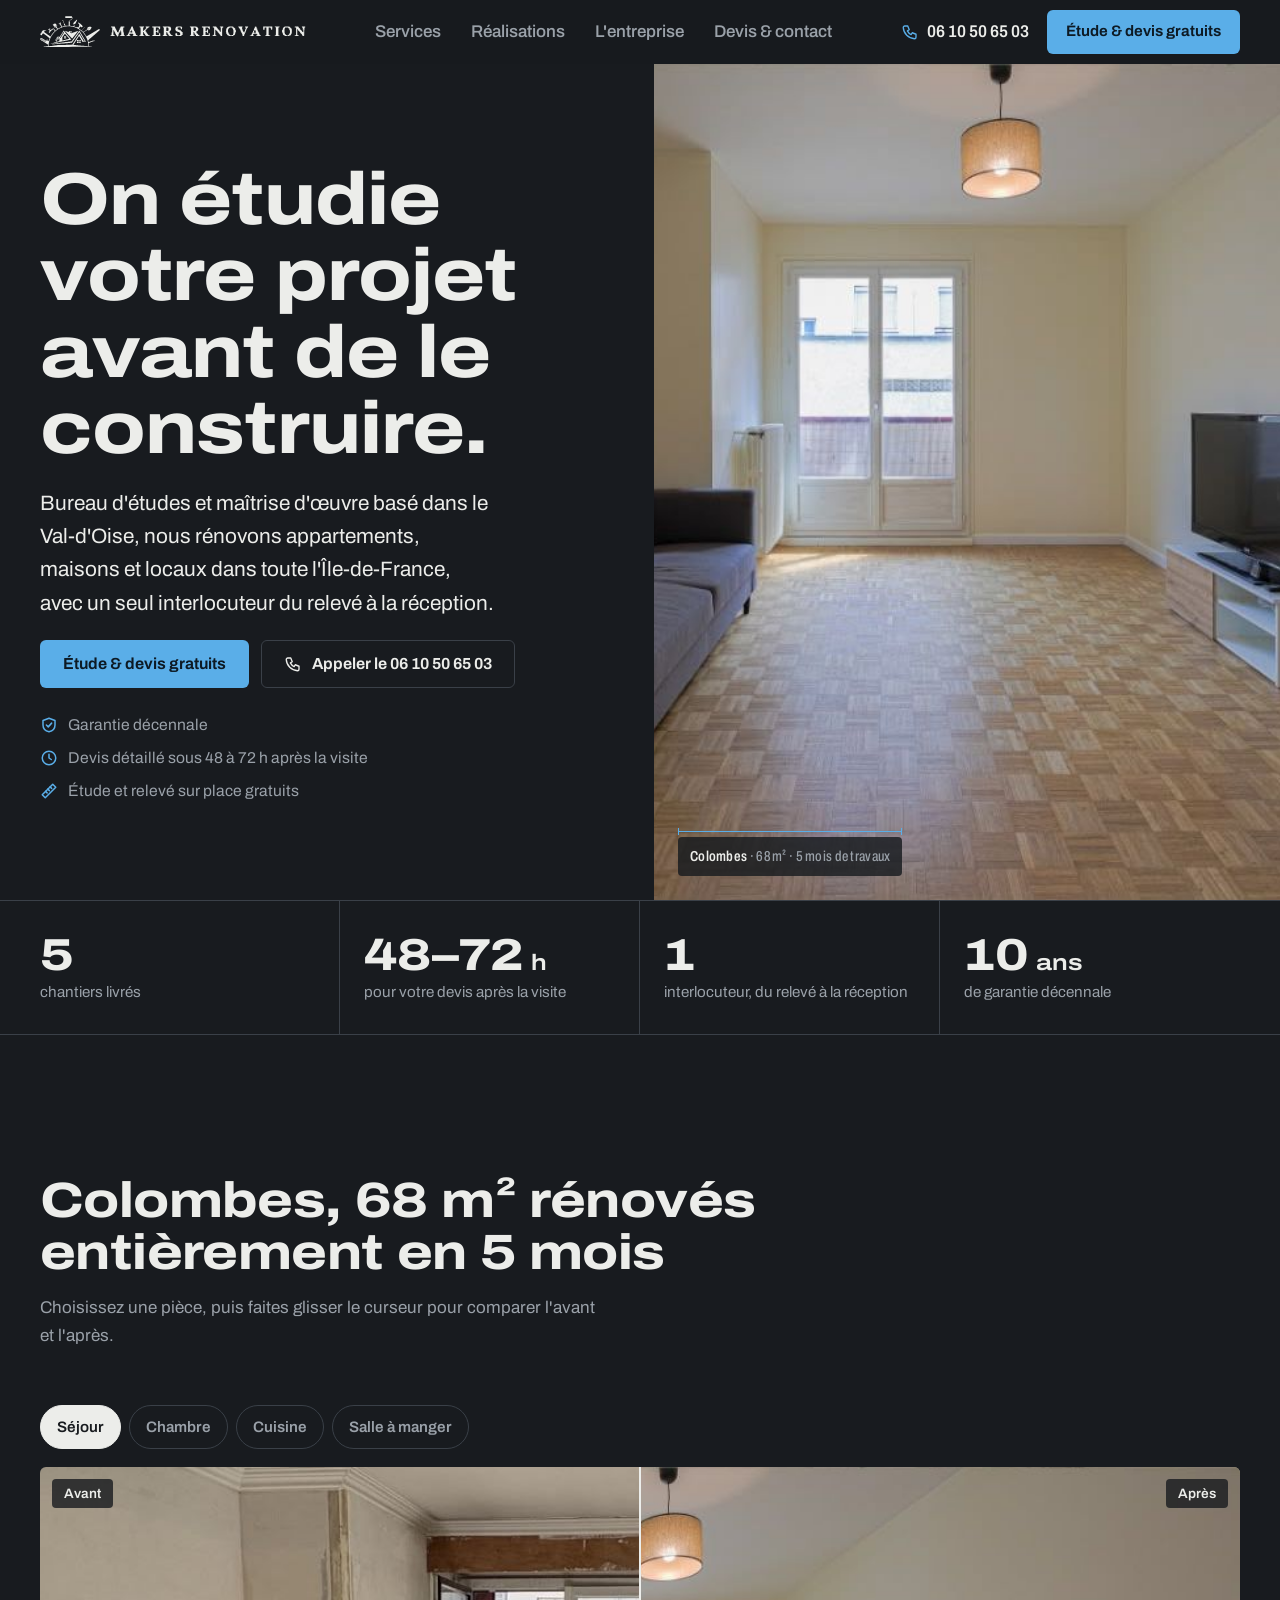
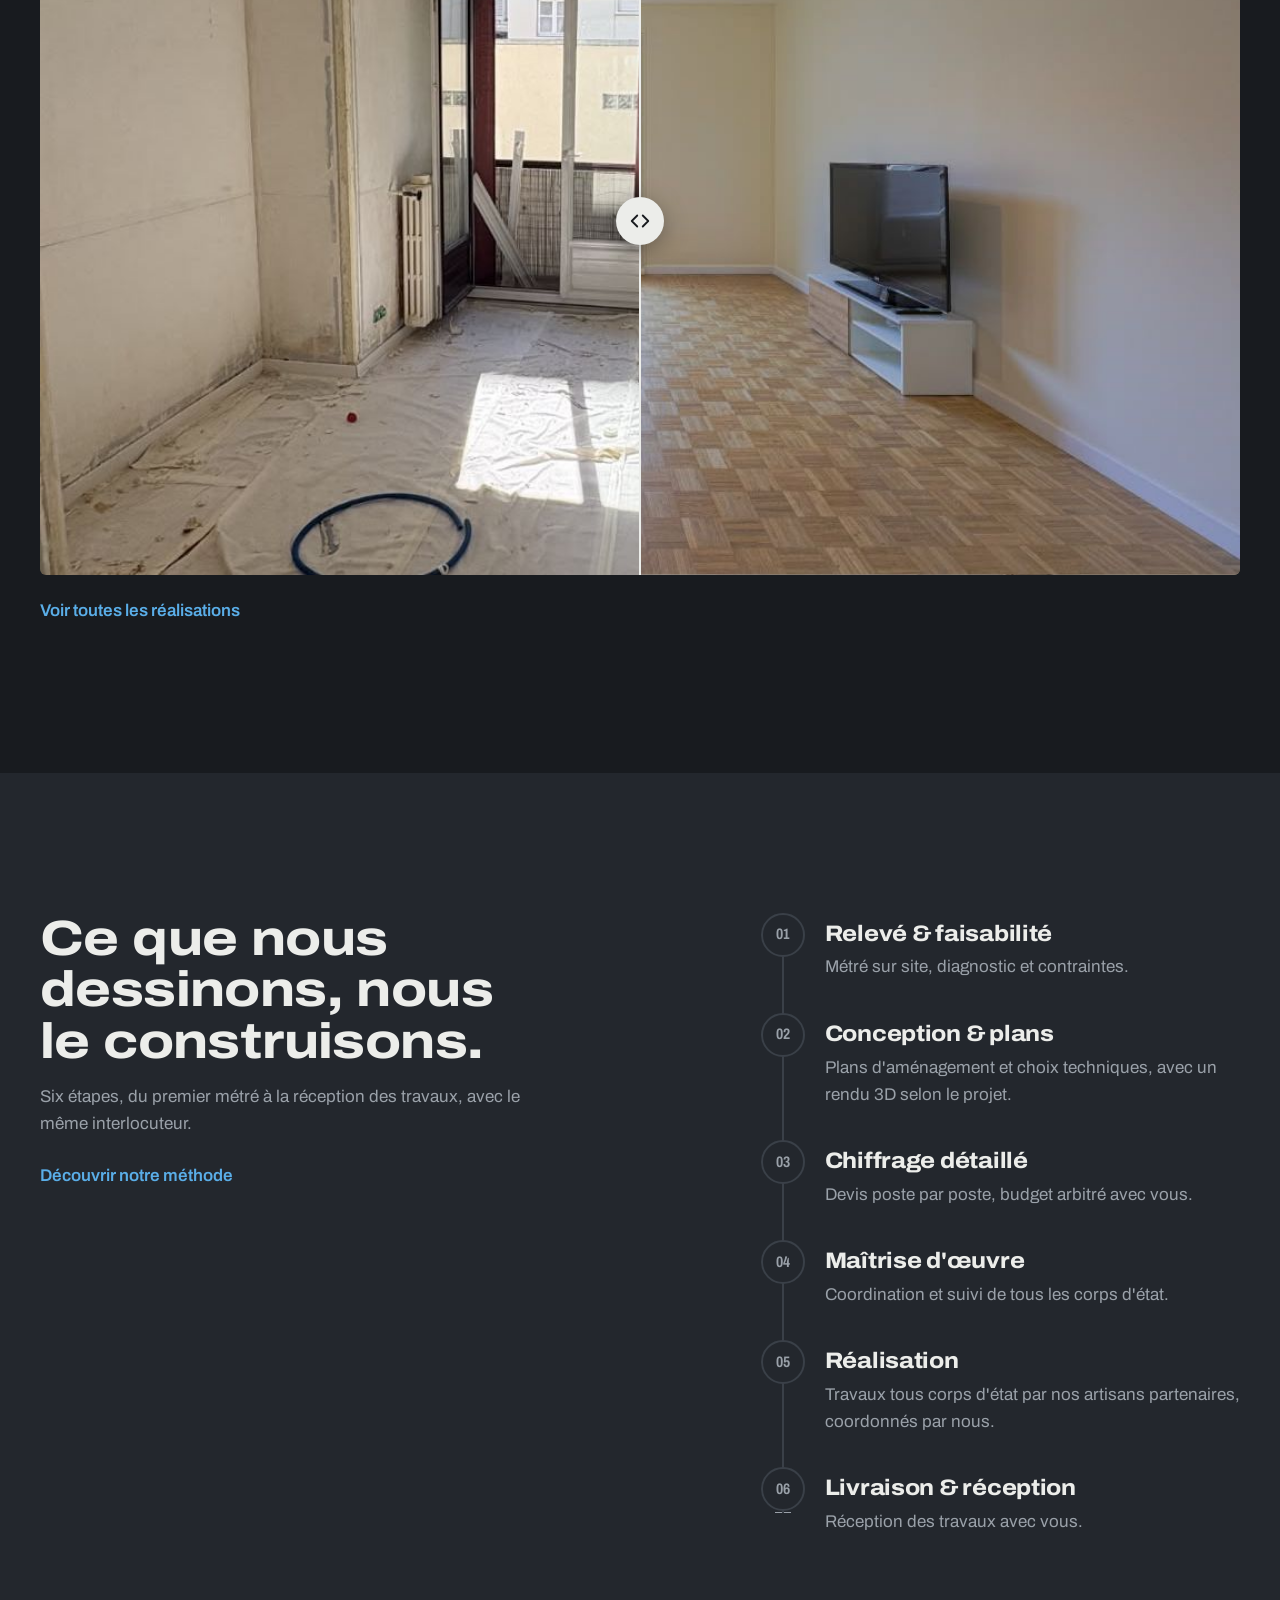
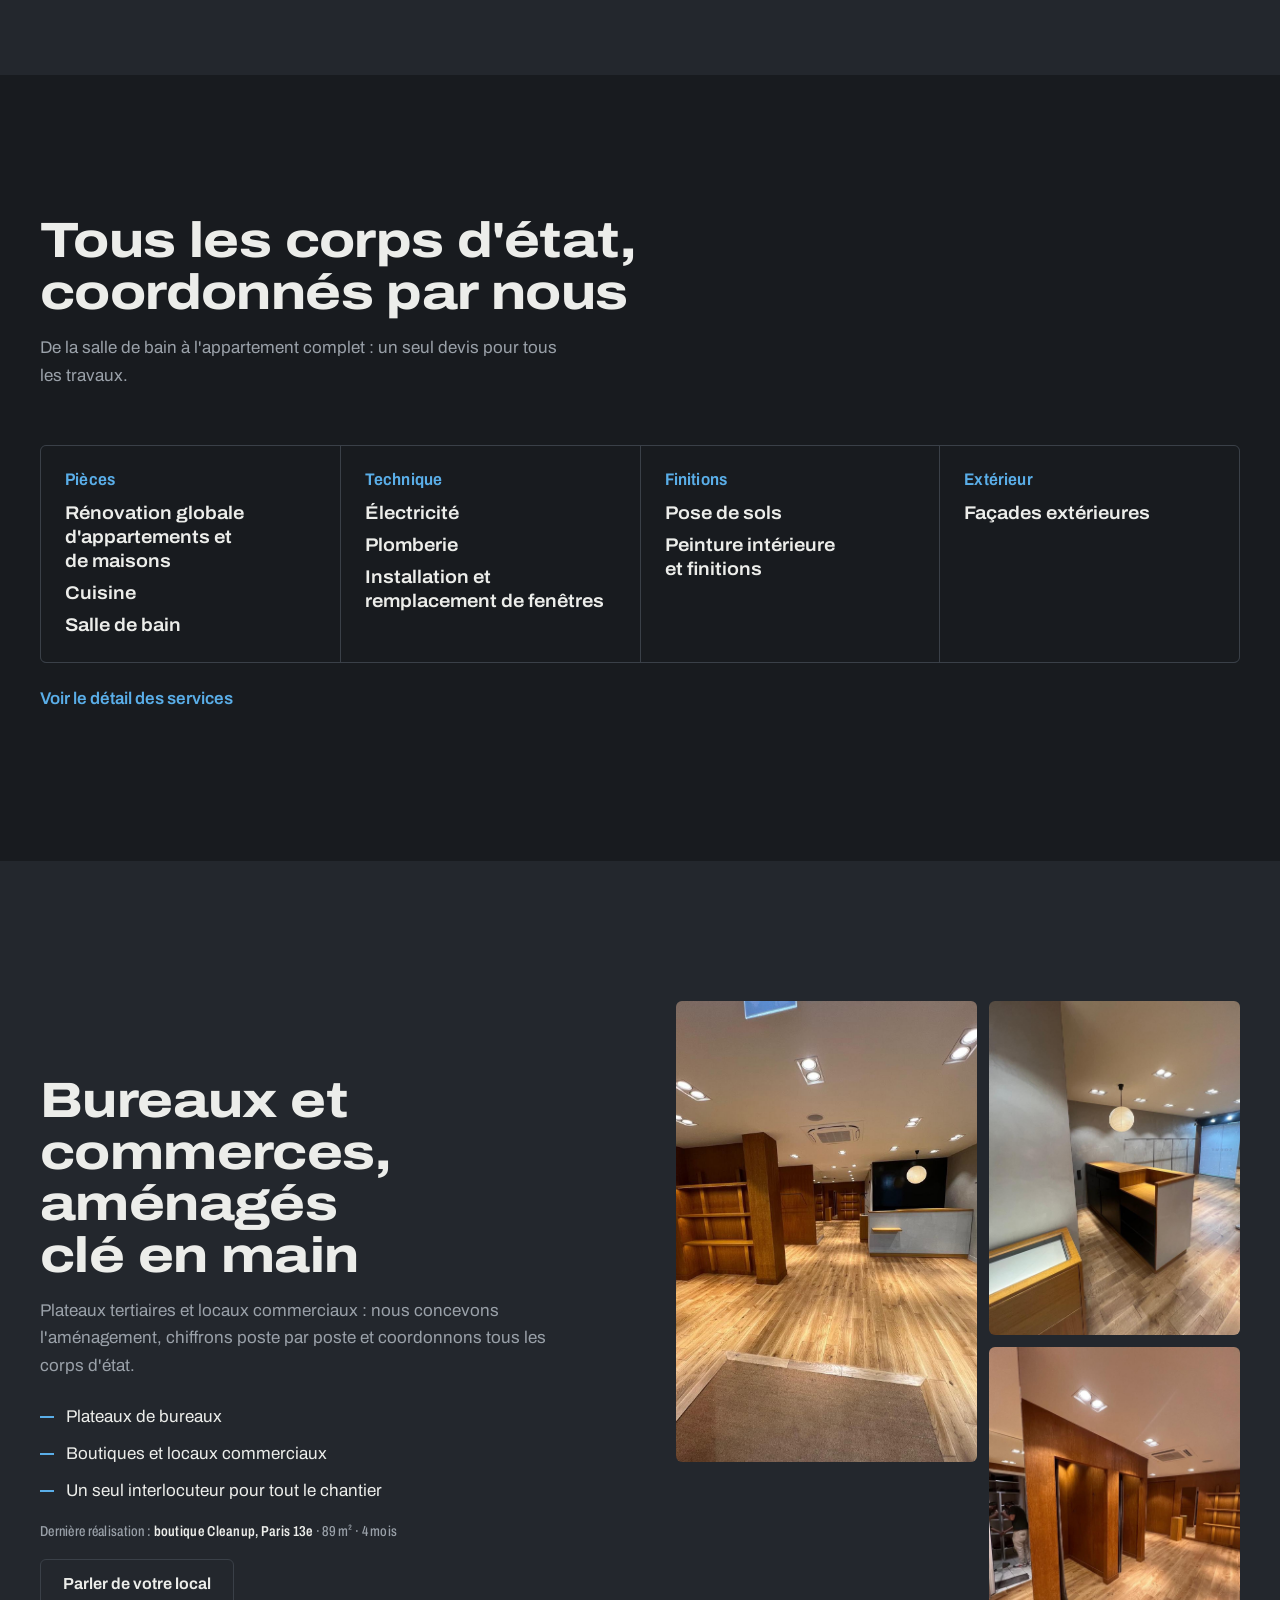
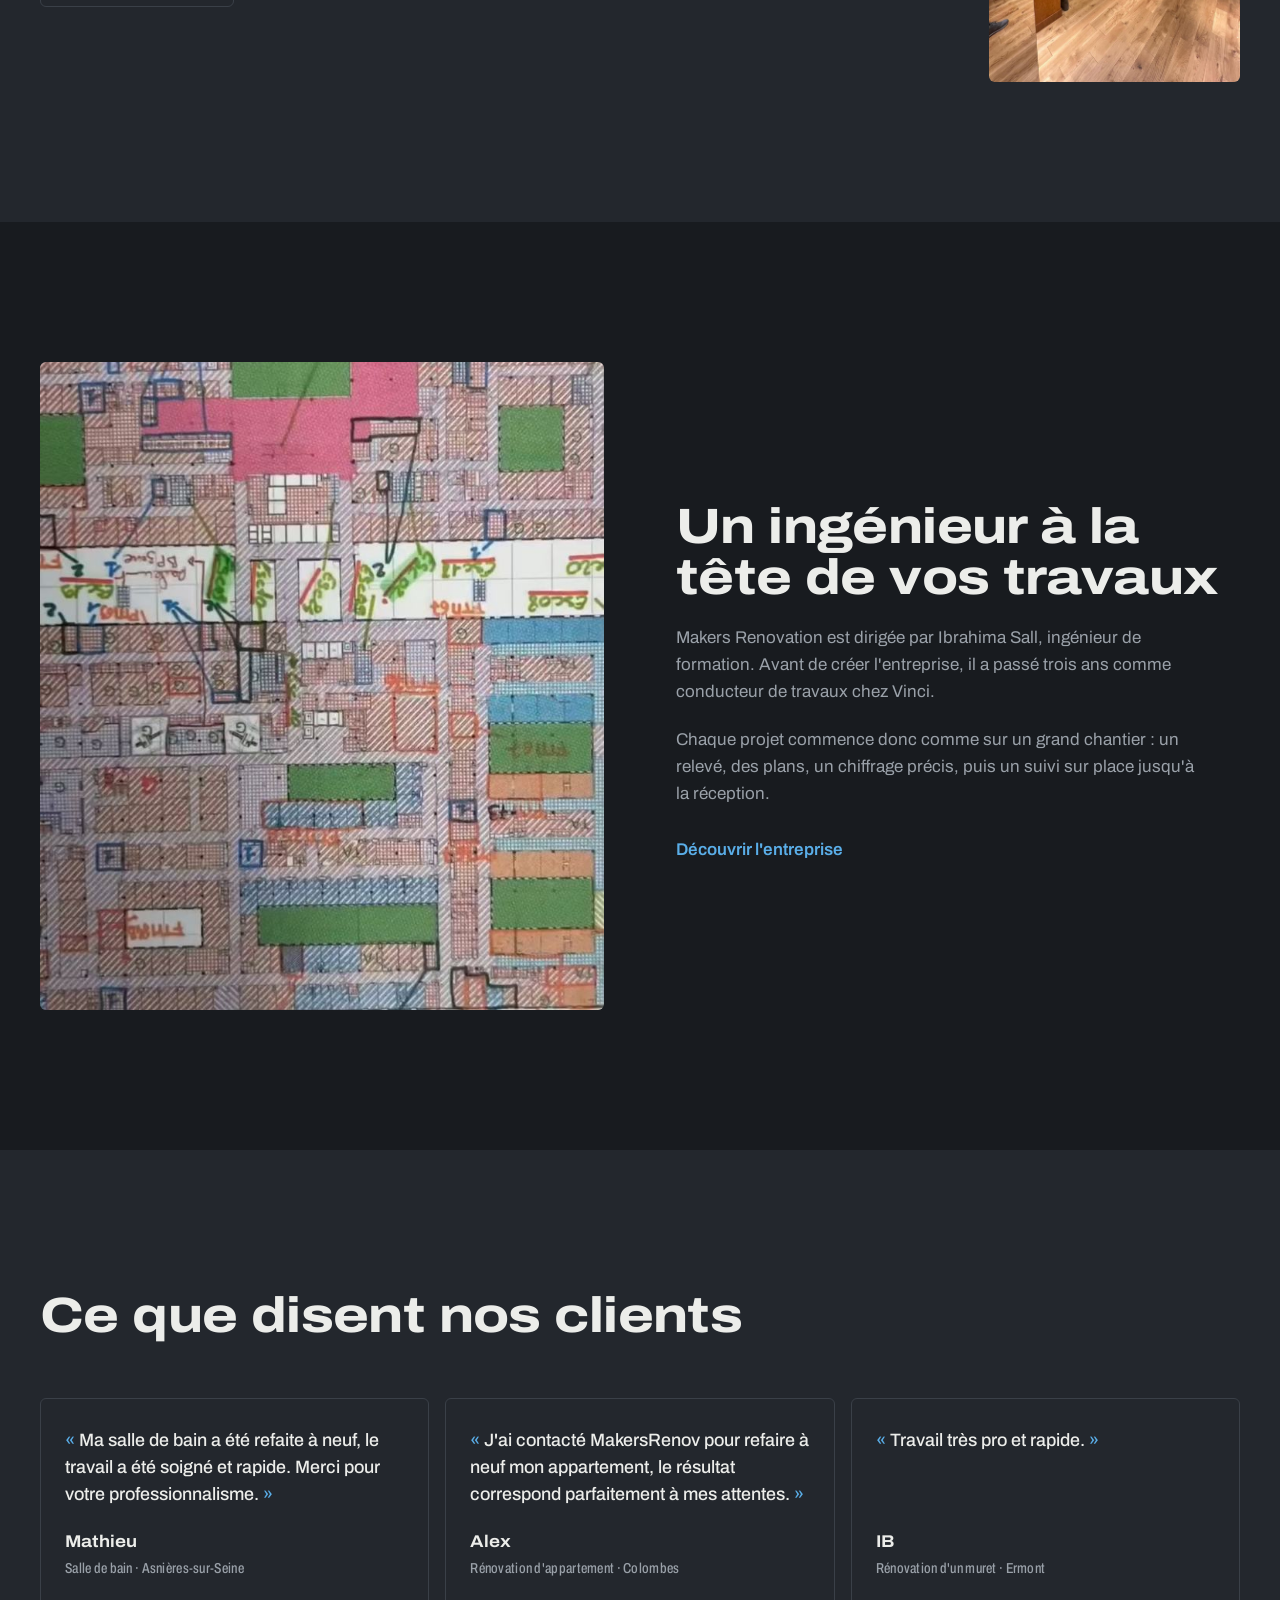
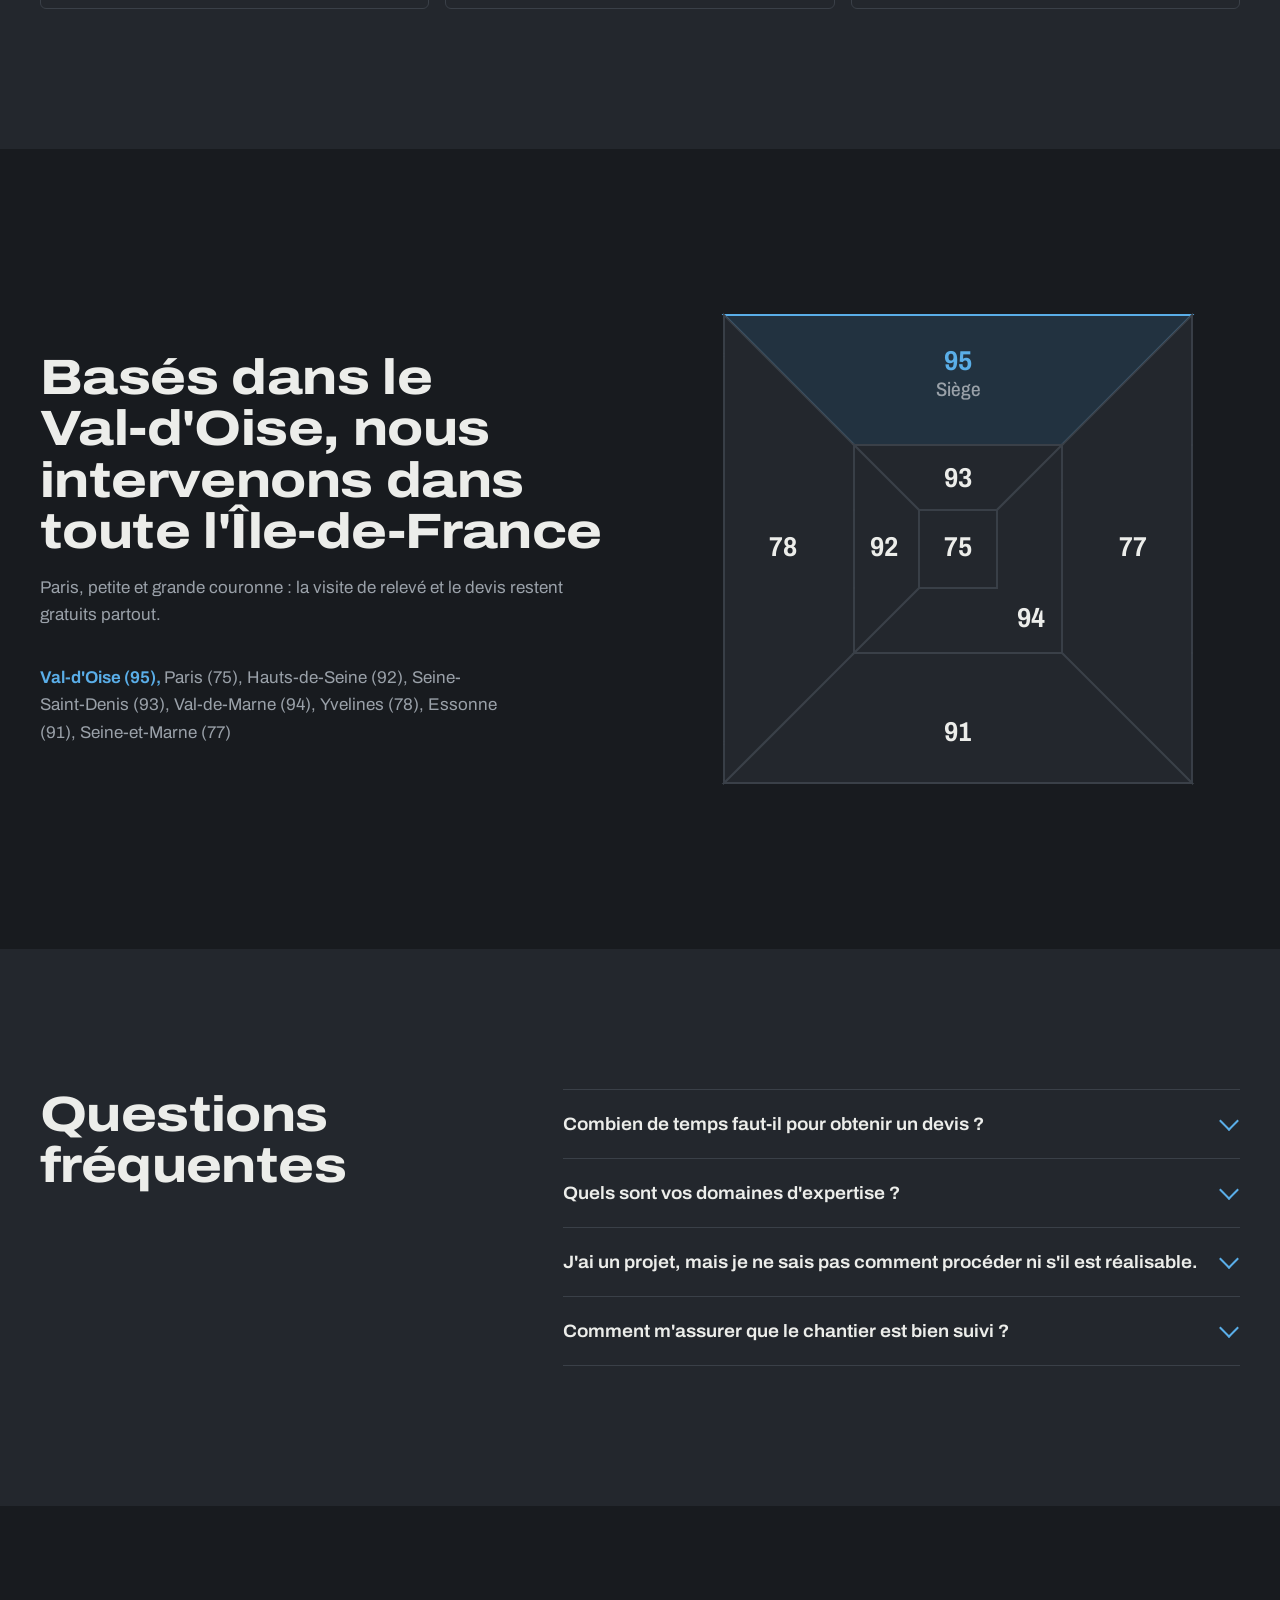
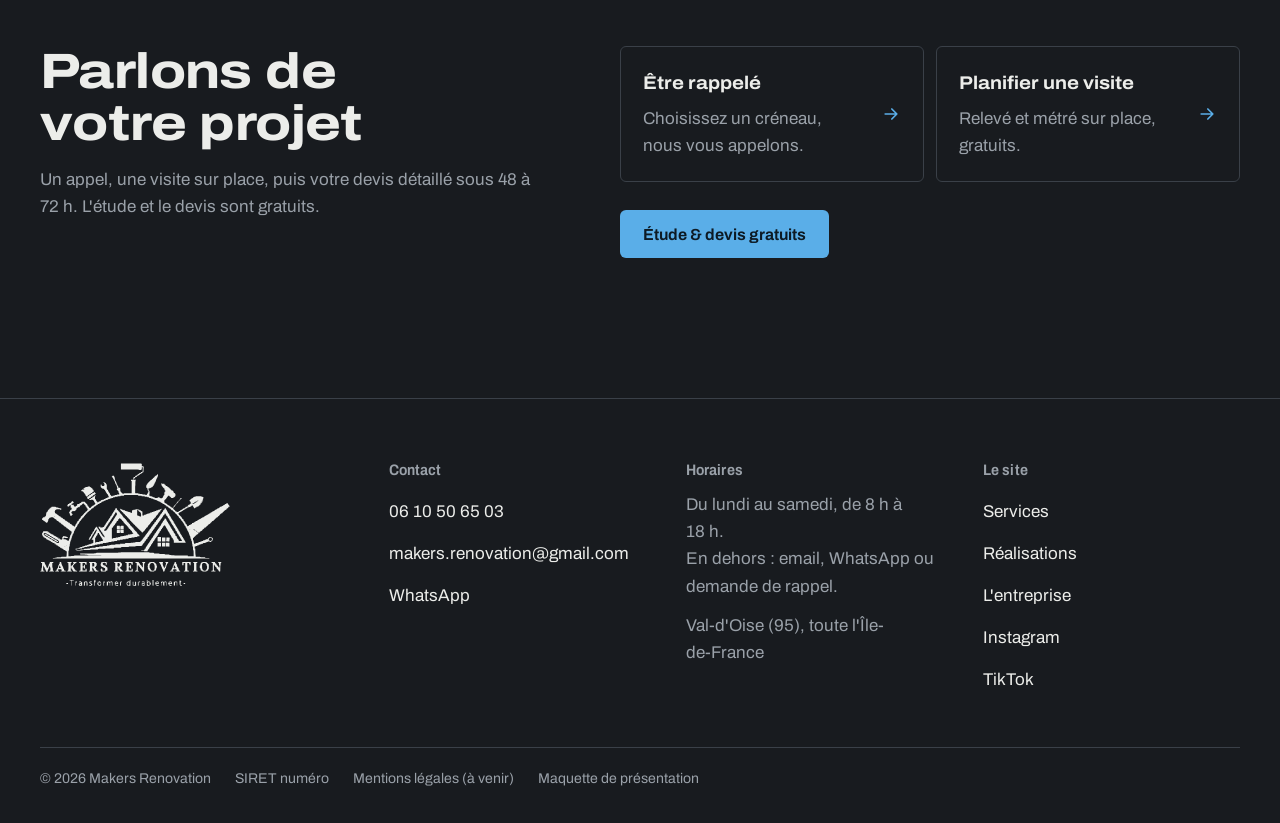
<file: index.html>
<!doctype html>
<html lang="fr">
<head>
<meta charset="utf-8">
<meta name="viewport" content="width=device-width, initial-scale=1, viewport-fit=cover">
  <meta name="robots" content="noindex, nofollow">
<title>Makers Renovation | Rénovation tout corps d'état en Île-de-France</title>
<meta name="description" content="Bureau d'études et maîtrise d'œuvre basé dans le Val-d'Oise. Rénovation tout corps d'état en Île-de-France : relevé, plans, chiffrage et travaux avec un seul interlocuteur. Étude et devis gratuits.">
<meta name="theme-color" content="#181B1F">
<meta property="og:type" content="website">
<meta property="og:locale" content="fr_FR">
<meta property="og:title" content="Makers Renovation | On étudie votre projet avant de le construire">
<meta property="og:description" content="Rénovation tout corps d'état en Île-de-France. Étude et devis gratuits, un seul interlocuteur du relevé à la réception.">
<meta property="og:image" content="img/colombes-sejour-apres.jpg">
<link rel="icon" href="img/logo-embleme.svg" type="image/svg+xml">
<link rel="preconnect" href="https://fonts.googleapis.com">
<link rel="preconnect" href="https://fonts.gstatic.com" crossorigin>
<link href="https://fonts.googleapis.com/css2?family=Archivo:wdth,wght@62..125,100..900&display=swap" rel="stylesheet">
<link rel="stylesheet" href="css/style.css">
<script>document.documentElement.classList.add("js");</script>
</head>
<body>
<a class="skip" href="#contenu">Aller au contenu</a>

<header class="header">
  <div class="wrap">
    <a class="brand" href="index.html" aria-label="Makers Renovation, accueil">
      <img class="brand__mark" src="img/logo-embleme.svg" alt="" width="52" height="26">
      <img class="brand__name" src="img/logo-nom.svg" alt="" width="168" height="10">
    </a>
    <nav class="nav" aria-label="Navigation principale">
      <a href="services.html">Services</a>
      <a href="realisations.html">Réalisations</a>
      <a href="entreprise.html">L'entreprise</a>
      <a href="devis.html">Devis &amp; contact</a>
    </nav>
    <div class="header__actions">
      <a class="header__tel" href="tel:+33610506503" aria-label="Appeler le 06 10 50 65 03"><svg viewBox="0 0 24 24" fill="none" stroke="currentColor" stroke-width="1.8" stroke-linecap="round" stroke-linejoin="round" aria-hidden="true"><path d="M5 4h4l2 5-2.5 1.5a11 11 0 0 0 5 5L15 13l5 2v4a2 2 0 0 1-2 2A16 16 0 0 1 3 6a2 2 0 0 1 2-2"/></svg><span>06 10 50 65 03</span></a>
      <a class="btn btn--primary" href="devis.html#formulaire">Étude &amp; devis gratuits</a>
    </div>
    <button class="menu-toggle" type="button" aria-expanded="false" aria-controls="menu-mobile" aria-label="Ouvrir le menu"><span></span></button>
  </div>
</header>
<nav class="mobile-menu" id="menu-mobile" aria-label="Menu mobile">
  <a href="index.html" aria-current="page">Accueil</a>
  <a href="services.html">Services</a>
  <a href="realisations.html">Réalisations</a>
  <a href="entreprise.html">L'entreprise</a>
  <a href="devis.html">Devis &amp; contact</a>
  <p class="mobile-menu__meta">Joignables du lundi au samedi, de 8 h à 18 h.</p>
</nav>

<main id="contenu">

  <!-- HERO : le plan se dessine, puis la photo du chantier de Colombes le remplace -->
  <section class="hero" aria-labelledby="hero-title">
    <div class="wrap hero__grid">
      <div class="hero__visual">
        <img class="hero__photo" src="img/colombes-sejour-apres.jpg" width="1080" height="637" alt="Séjour de l'appartement de Colombes après rénovation complète" fetchpriority="high">
        <svg class="hero__plan" viewBox="0 0 500 360" aria-hidden="true">
          <path class="w" pathLength="1" style="--i:0" d="M20 20 H460 V300 H20 Z"/>
          <path class="p" pathLength="1" style="--i:2" d="M250 20 V118"/>
          <path class="p" pathLength="1" style="--i:3" d="M250 158 V170 H290"/>
          <path class="p" pathLength="1" style="--i:4" d="M330 170 H460"/>
          <path class="p" pathLength="1" style="--i:5" d="M330 210 V300"/>
          <path class="p" pathLength="1" style="--i:6" d="M20 190 H70 M115 190 H250"/>
          <path class="p" pathLength="1" style="--i:7" d="M150 230 V300"/>
          <path class="d" pathLength="1" style="--i:8" d="M250 118 H288 M288 118 A38 38 0 0 1 250 156"/>
          <path class="d" pathLength="1" style="--i:9" d="M70 190 V152 M70 152 A38 38 0 0 1 108 190"/>
          <path class="d" pathLength="1" style="--i:10" d="M290 170 V208 M290 208 A38 38 0 0 0 328 170"/>
          <path class="d" pathLength="1" style="--i:4" d="M70 13 H190 M300 13 H420 M467 60 V140"/>
          <path class="c" pathLength="1" style="--i:11" d="M20 330 H460 M20 323 V337 M460 323 V337"/>
          <path class="c" pathLength="1" style="--i:12" d="M482 20 V300 M475 20 H489 M475 300 H489"/>
          <text x="135" y="105" text-anchor="middle">SÉJOUR</text>
          <text x="355" y="98" text-anchor="middle">CHAMBRE</text>
          <text x="85" y="250" text-anchor="middle">CUISINE</text>
          <text x="240" y="250" text-anchor="middle">REPAS</text>
          <text x="395" y="240" text-anchor="middle">BAIN</text>
          <text class="ct" x="240" y="350" text-anchor="middle">68 m²</text>
        </svg>
        <p class="hero__tag cote"><strong>Colombes</strong> · 68 m² · 5 mois de travaux</p>
      </div>

      <div class="hero__text" data-enter>
        <h1 id="hero-title">On étudie votre projet avant de le construire.</h1>
        <p class="lead">Bureau d'études et maîtrise d'œuvre basé dans le Val-d'Oise, nous rénovons appartements, maisons et locaux dans toute l'Île-de-France, avec un seul interlocuteur du relevé à la réception.</p>
        <div class="btn-row">
          <a class="btn btn--primary" href="devis.html#formulaire">Étude &amp; devis gratuits</a>
          <a class="btn btn--ghost" href="tel:+33610506503"><svg viewBox="0 0 24 24" fill="none" stroke="currentColor" stroke-width="1.8" stroke-linecap="round" stroke-linejoin="round" aria-hidden="true"><path d="M5 4h4l2 5-2.5 1.5a11 11 0 0 0 5 5L15 13l5 2v4a2 2 0 0 1-2 2A16 16 0 0 1 3 6a2 2 0 0 1 2-2"/></svg>Appeler le 06 10 50 65 03</a>
        </div>
        <ul class="hero__proof">
          <li><svg viewBox="0 0 24 24" fill="none" stroke="currentColor" stroke-width="2" stroke-linecap="round" stroke-linejoin="round" aria-hidden="true"><path d="M12 3l8 3v6c0 5-3.5 8-8 9-4.5-1-8-4-8-9V6z"/><path d="M8.5 12l2.5 2.5 4.5-5"/></svg>Garantie décennale</li>
          <li><svg viewBox="0 0 24 24" fill="none" stroke="currentColor" stroke-width="2" stroke-linecap="round" stroke-linejoin="round" aria-hidden="true"><circle cx="12" cy="12" r="9"/><path d="M12 7v5l3 2"/></svg>Devis détaillé sous 48 à 72 h après la visite</li>
          <li><svg viewBox="0 0 24 24" fill="none" stroke="currentColor" stroke-width="2" stroke-linecap="round" stroke-linejoin="round" aria-hidden="true"><path d="M3 17 17 3l4 4L7 21z"/><path d="M7.5 12.5l2 2M10.5 9.5l2 2M13.5 6.5l2 2"/></svg>Étude et relevé sur place gratuits</li>
        </ul>
      </div>
    </div>
  </section>

  <!-- Chiffres clés -->
  <section class="facts" aria-label="Makers Renovation en chiffres">
    <div class="wrap facts__grid">
      <div class="fact"><span class="fact__value">5</span><span class="fact__label">chantiers livrés</span></div>
      <div class="fact"><span class="fact__value">48–72<small>&nbsp;h</small></span><span class="fact__label">pour votre devis après la visite</span></div>
      <div class="fact"><span class="fact__value">1</span><span class="fact__label">interlocuteur, du relevé à la réception</span></div>
      <div class="fact"><span class="fact__value">10<small>&nbsp;ans</small></span><span class="fact__label">de garantie décennale</span></div>
    </div>
  </section>

  <!-- Avant / après Colombes -->
  <section class="section" id="avant-apres" aria-labelledby="ba-title">
    <div class="wrap" data-ba>
      <div class="section-head">
        <h2 id="ba-title">Colombes, 68 m² rénovés entièrement en 5 mois</h2>
        <p>Choisissez une pièce, puis faites glisser le curseur pour comparer l'avant et l'après.</p>
      </div>
      <div class="rooms" role="group" aria-label="Choisir une pièce">
        <button type="button" data-room="sejour" aria-pressed="true">Séjour</button>
        <button type="button" data-room="chambre" aria-pressed="false">Chambre</button>
        <button type="button" data-room="cuisine" aria-pressed="false">Cuisine</button>
        <button type="button" data-room="salle-a-manger" aria-pressed="false">Salle à manger</button>
      </div>
      <p class="sr-only" aria-live="polite" data-ba-status></p>
      <div class="ba">
        <img class="ba__before" src="img/colombes-sejour-avant.jpg" width="1080" height="637" alt="Colombes, séjour avant travaux" loading="lazy">
        <img class="ba__after" src="img/colombes-sejour-apres.jpg" width="1080" height="637" alt="Colombes, séjour après travaux" loading="lazy">
        <span class="ba__label ba__label--before">Avant</span>
        <span class="ba__label ba__label--after">Après</span>
        <input type="range" min="0" max="100" value="50" aria-label="Comparer avant et après">
        <span class="ba__line"></span>
        <span class="ba__knob" aria-hidden="true"><svg viewBox="0 0 24 24" fill="none" stroke="currentColor" stroke-width="2" stroke-linecap="round" stroke-linejoin="round"><path d="M9 6l-6 6 6 6M15 6l6 6-6 6"/></svg></span>
      </div>
      <div class="ba-meta">
        <a class="link link--accent" href="realisations.html">Voir toutes les réalisations</a>
      </div>
    </div>
  </section>

  <!-- Méthode -->
  <section class="section section--surface" id="methode" aria-labelledby="methode-title">
    <div class="wrap split split--wide-left">
      <div class="section-head" style="margin-bottom:0; align-self:start">
        <h2 id="methode-title">Ce que nous dessinons, nous le construisons.</h2>
        <p>Six étapes, du premier métré à la réception des travaux, avec le même interlocuteur.</p>
        <div><a class="link link--accent" href="entreprise.html#methode">Découvrir notre méthode</a></div>
      </div>
      <ol class="steps">
        <li class="step"><span class="step__num">01</span><div class="step__body"><h3>Relevé &amp; faisabilité</h3><p>Métré sur site, diagnostic et contraintes.</p></div></li>
        <li class="step"><span class="step__num">02</span><div class="step__body"><h3>Conception &amp; plans</h3><p>Plans d'aménagement et choix techniques, avec un rendu 3D selon le projet.</p></div></li>
        <li class="step"><span class="step__num">03</span><div class="step__body"><h3>Chiffrage détaillé</h3><p>Devis poste par poste, budget arbitré avec vous.</p></div></li>
        <li class="step"><span class="step__num">04</span><div class="step__body"><h3>Maîtrise d'œuvre</h3><p>Coordination et suivi de tous les corps d'état.</p></div></li>
        <li class="step"><span class="step__num">05</span><div class="step__body"><h3>Réalisation</h3><p>Travaux tous corps d'état par nos artisans partenaires, coordonnés par nous.</p></div></li>
        <li class="step"><span class="step__num">06</span><div class="step__body"><h3>Livraison &amp; réception</h3><p>Réception des travaux avec vous.</p></div></li>
      </ol>
    </div>
  </section>

  <!-- Services particuliers -->
  <section class="section" id="services" aria-labelledby="services-title">
    <div class="wrap">
      <div class="section-head">
        <h2 id="services-title">Tous les corps d'état, coordonnés par nous</h2>
        <p>De la salle de bain à l'appartement complet&nbsp;: un seul devis pour tous les travaux.</p>
      </div>
      <div class="service-groups">
        <div class="service-group"><h3>Pièces</h3><ul><li>Rénovation globale d'appartements et de maisons</li><li>Cuisine</li><li>Salle de bain</li></ul></div>
        <div class="service-group"><h3>Technique</h3><ul><li>Électricité</li><li>Plomberie</li><li>Installation et remplacement de fenêtres</li></ul></div>
        <div class="service-group"><h3>Finitions</h3><ul><li>Pose de sols</li><li>Peinture intérieure et finitions</li></ul></div>
        <div class="service-group"><h3>Extérieur</h3><ul><li>Façades extérieures</li></ul></div>
      </div>
      <div class="ba-meta"><a class="link link--accent" href="services.html">Voir le détail des services</a></div>
    </div>
  </section>

  <!-- Professionnels -->
  <section class="section section--surface" id="professionnels" aria-labelledby="pro-title">
    <div class="wrap split">
      <div class="section-head" style="margin-bottom:0">
        <h2 id="pro-title">Bureaux et commerces, aménagés clé en main</h2>
        <p>Plateaux tertiaires et locaux commerciaux&nbsp;: nous concevons l'aménagement, chiffrons poste par poste et coordonnons tous les corps d'état.</p>
        <ul class="pro-list">
          <li>Plateaux de bureaux</li>
          <li>Boutiques et locaux commerciaux</li>
          <li>Un seul interlocuteur pour tout le chantier</li>
        </ul>
        <p class="cote">Dernière réalisation&nbsp;: <strong>boutique Cleanup, Paris 13e</strong> · 89 m² · 4 mois</p>
        <div class="btn-row"><a class="btn btn--ghost" href="devis.html?type=pro">Parler de votre local</a></div>
      </div>
      <div class="pro-photos">
        <a class="photo" href="realisations.html#cleanup"><img src="img/cleanup-paris13-1.jpg" width="1050" height="1400" alt="Boutique Cleanup à Paris 13e : comptoir, parquet et éclairage encastré" loading="lazy"></a>
        <a class="photo" href="realisations.html#cleanup"><img src="img/cleanup-paris13-2.jpg" width="1050" height="1400" alt="Boutique Cleanup : comptoir en bois et suspension" loading="lazy"></a>
        <a class="photo" href="realisations.html#cleanup"><img src="img/cleanup-paris13-4.jpg" width="1050" height="1400" alt="Boutique Cleanup : cabines d'essayage habillées de bois" loading="lazy"></a>
      </div>
    </div>
  </section>

  <!-- Qui sommes-nous -->
  <section class="section" id="qui-sommes-nous" aria-labelledby="about-title">
    <div class="wrap split">
      <div class="photo about-visual"><img src="img/plans-annotes.jpg" width="730" height="1400" alt="Plans techniques annotés à la main par le bureau d'études" loading="lazy"></div>
      <div class="about-text">
        <h2 id="about-title">Un ingénieur à la tête de vos travaux</h2>
        <p>Makers Renovation est dirigée par Ibrahima Sall, ingénieur de formation. Avant de créer l'entreprise, il a passé trois ans comme conducteur de travaux chez Vinci.</p>
        <p>Chaque projet commence donc comme sur un grand chantier&nbsp;: un relevé, des plans, un chiffrage précis, puis un suivi sur place jusqu'à la réception.</p>
        <div><a class="link link--accent" href="entreprise.html">Découvrir l'entreprise</a></div>
      </div>
    </div>
  </section>

  <!-- Avis -->
  <section class="section section--surface" id="avis" aria-labelledby="avis-title">
    <div class="wrap">
      <div class="section-head"><h2 id="avis-title">Ce que disent nos clients</h2></div>
      <div class="reviews">
        <figure class="review">
          <blockquote>Ma salle de bain a été refaite à neuf, le travail a été soigné et rapide. Merci pour votre professionnalisme.</blockquote>
          <figcaption><strong>Mathieu</strong><span class="cote">Salle de bain · Asnières-sur-Seine</span></figcaption>
        </figure>
        <figure class="review">
          <blockquote>J'ai contacté MakersRenov pour refaire à neuf mon appartement, le résultat correspond parfaitement à mes attentes.</blockquote>
          <figcaption><strong>Alex</strong><span class="cote">Rénovation d'appartement · Colombes</span></figcaption>
        </figure>
        <figure class="review">
          <blockquote>Travail très pro et rapide.</blockquote>
          <figcaption><strong>IB</strong><span class="cote">Rénovation d'un muret · Ermont</span></figcaption>
        </figure>
      </div>
    </div>
  </section>

  <!-- Zone d'intervention -->
  <section class="section" id="zone" aria-labelledby="zone-title">
    <div class="wrap split">
      <div class="section-head" style="margin-bottom:0">
        <h2 id="zone-title">Basés dans le Val-d'Oise, nous intervenons dans toute l'Île-de-France</h2>
        <p>Paris, petite et grande couronne&nbsp;: la visite de relevé et le devis restent gratuits partout.</p>
        <ul class="dep-list">
          <li class="is-home">Val-d'Oise (95)</li><li>Paris (75)</li><li>Hauts-de-Seine (92)</li><li>Seine-Saint-Denis (93)</li><li>Val-de-Marne (94)</li><li>Yvelines (78)</li><li>Essonne (91)</li><li>Seine-et-Marne (77)</li>
        </ul>
      </div>
      <svg class="zone-map" viewBox="0 0 400 400" role="img" aria-label="Schéma de l'Île-de-France : siège dans le Val-d'Oise, intervention dans les huit départements">
        <polygon class="dep dep--home" points="20,20 380,20 280,120 120,120"/>
        <polygon class="dep" points="380,20 380,380 280,280 280,120"/>
        <polygon class="dep" points="380,380 20,380 120,280 280,280"/>
        <polygon class="dep" points="20,380 20,20 120,120 120,280"/>
        <polygon class="dep" points="120,120 280,120 230,170 170,170"/>
        <polygon class="dep" points="280,120 280,280 120,280 170,230 230,230 230,170"/>
        <polygon class="dep" points="120,120 170,170 170,230 120,280"/>
        <rect class="dep" x="170" y="170" width="60" height="60"/>
        <text class="home" x="200" y="62">95</text><text class="small" x="200" y="82">Siège</text>
        <text x="335" y="205">77</text><text x="200" y="348">91</text><text x="65" y="205">78</text>
        <text x="200" y="152">93</text><text x="256" y="260">94</text><text x="143" y="205">92</text><text x="200" y="205">75</text>
      </svg>
    </div>
  </section>

  <!-- FAQ -->
  <section class="section section--surface" id="faq" aria-labelledby="faq-title">
    <div class="wrap faq-layout">
      <div class="section-head"><h2 id="faq-title">Questions fréquentes</h2></div>
      <div class="faq">
        <details>
          <summary>Combien de temps faut-il pour obtenir un devis&nbsp;?</summary>
          <div class="faq__a"><p>Votre devis détaillé arrive sous 48 à 72 h après la visite de relevé. La visite et le devis sont gratuits.</p></div>
        </details>
        <details>
          <summary>Quels sont vos domaines d'expertise&nbsp;?</summary>
          <div class="faq__a"><p>Électricité, plomberie, pose de sols, fenêtres, peinture et finitions, cuisines, salles de bain, rénovation complète d'appartements et de maisons, aménagement de bureaux et de commerces, façades extérieures. Nous ne réalisons pas de gros œuvre (maçonnerie) ni de toiture.</p></div>
        </details>
        <details>
          <summary>J'ai un projet, mais je ne sais pas comment procéder ni s'il est réalisable.</summary>
          <div class="faq__a"><p>Appelez-nous. Après un premier échange au téléphone, nous venons faire le relevé gratuitement, nous vérifions les contraintes techniques et nous vous disons clairement ce qui est faisable.</p></div>
        </details>
        <details>
          <summary>Comment m'assurer que le chantier est bien suivi&nbsp;?</summary>
          <div class="faq__a"><p>Ibrahima Sall reste votre seul interlocuteur du début à la fin. Il coordonne chaque corps d'état, se rend sur le chantier et vous propose un point hebdomadaire si nécessaire.</p></div>
        </details>
      </div>
    </div>
  </section>

  <!-- Appel final -->
  <section class="section" id="contact" aria-labelledby="cta-title">
    <div class="wrap cta-final">
      <div class="section-head" style="margin-bottom:0">
        <h2 id="cta-title">Parlons de votre projet</h2>
        <p>Un appel, une visite sur place, puis votre devis détaillé sous 48 à 72 h. L'étude et le devis sont gratuits.</p>
      </div>
      <div class="choices">
        <a class="choice" href="devis.html#rendez-vous"><strong>Être rappelé</strong><span>Choisissez un créneau, nous vous appelons.</span></a>
        <a class="choice" href="devis.html#visite"><strong>Planifier une visite</strong><span>Relevé et métré sur place, gratuits.</span></a>
      </div>
      <div class="btn-row"><a class="btn btn--primary" href="devis.html#formulaire">Étude &amp; devis gratuits</a></div>
    </div>
  </section>

</main>

<footer class="footer">
  <div class="wrap">
    <div class="footer__grid">
      <div><img class="footer__logo" src="img/logo.svg" alt="Makers Renovation, Transformer durablement" width="190" height="122" loading="lazy"></div>
      <div>
        <h2>Contact</h2>
        <ul>
          <li><a href="tel:+33610506503">06 10 50 65 03</a></li>
          <li><a href="mailto:makers.renovation@gmail.com">makers.renovation@gmail.com</a></li>
          <li><a href="https://wa.me/33610506503">WhatsApp</a></li>
        </ul>
      </div>
      <div>
        <h2>Horaires</h2>
        <p class="muted">Du lundi au samedi, de 8 h à 18 h.<br>En dehors&nbsp;: email, WhatsApp ou demande de rappel.</p>
        <p class="muted" style="margin-top:12px">Val-d'Oise (95), toute l'Île-de-France</p>
      </div>
      <div>
        <h2>Le site</h2>
        <ul>
          <li><a href="services.html">Services</a></li>
          <li><a href="realisations.html">Réalisations</a></li>
          <li><a href="entreprise.html">L'entreprise</a></li>
          <li><a href="https://www.instagram.com/makers.renov">Instagram</a></li>
          <li><a href="https://www.tiktok.com/@makersrenov">TikTok</a></li>
        </ul>
      </div>
    </div>
    <div class="footer__legal">
      <span>© 2026 Makers Renovation</span><span>SIRET numéro</span><span>Mentions légales (à venir)</span><span>Maquette de présentation</span>
    </div>
  </div>
</footer>

<nav class="action-bar" aria-label="Contact rapide">
  <a href="tel:+33610506503"><svg viewBox="0 0 24 24" fill="none" stroke="currentColor" stroke-width="1.8" stroke-linecap="round" stroke-linejoin="round" aria-hidden="true"><path d="M5 4h4l2 5-2.5 1.5a11 11 0 0 0 5 5L15 13l5 2v4a2 2 0 0 1-2 2A16 16 0 0 1 3 6a2 2 0 0 1 2-2"/></svg>Appeler</a>
  <a href="https://wa.me/33610506503"><svg viewBox="0 0 24 24" fill="none" stroke="currentColor" stroke-width="1.8" stroke-linecap="round" stroke-linejoin="round" aria-hidden="true"><path d="M3 21l1.65-3.8a9 9 0 1 1 3.4 2.9L3 21"/><path d="M9 10a.5.5 0 0 0 1 0V9a.5.5 0 0 0-1 0v1a5 5 0 0 0 5 5h1a.5.5 0 0 0 0-1h-1a.5.5 0 0 0 0 1"/></svg>WhatsApp</a>
  <a class="is-primary" href="devis.html#formulaire">Étude &amp; devis gratuits</a>
</nav>

<script src="js/main.js" defer></script>
</body>
</html>
</file>
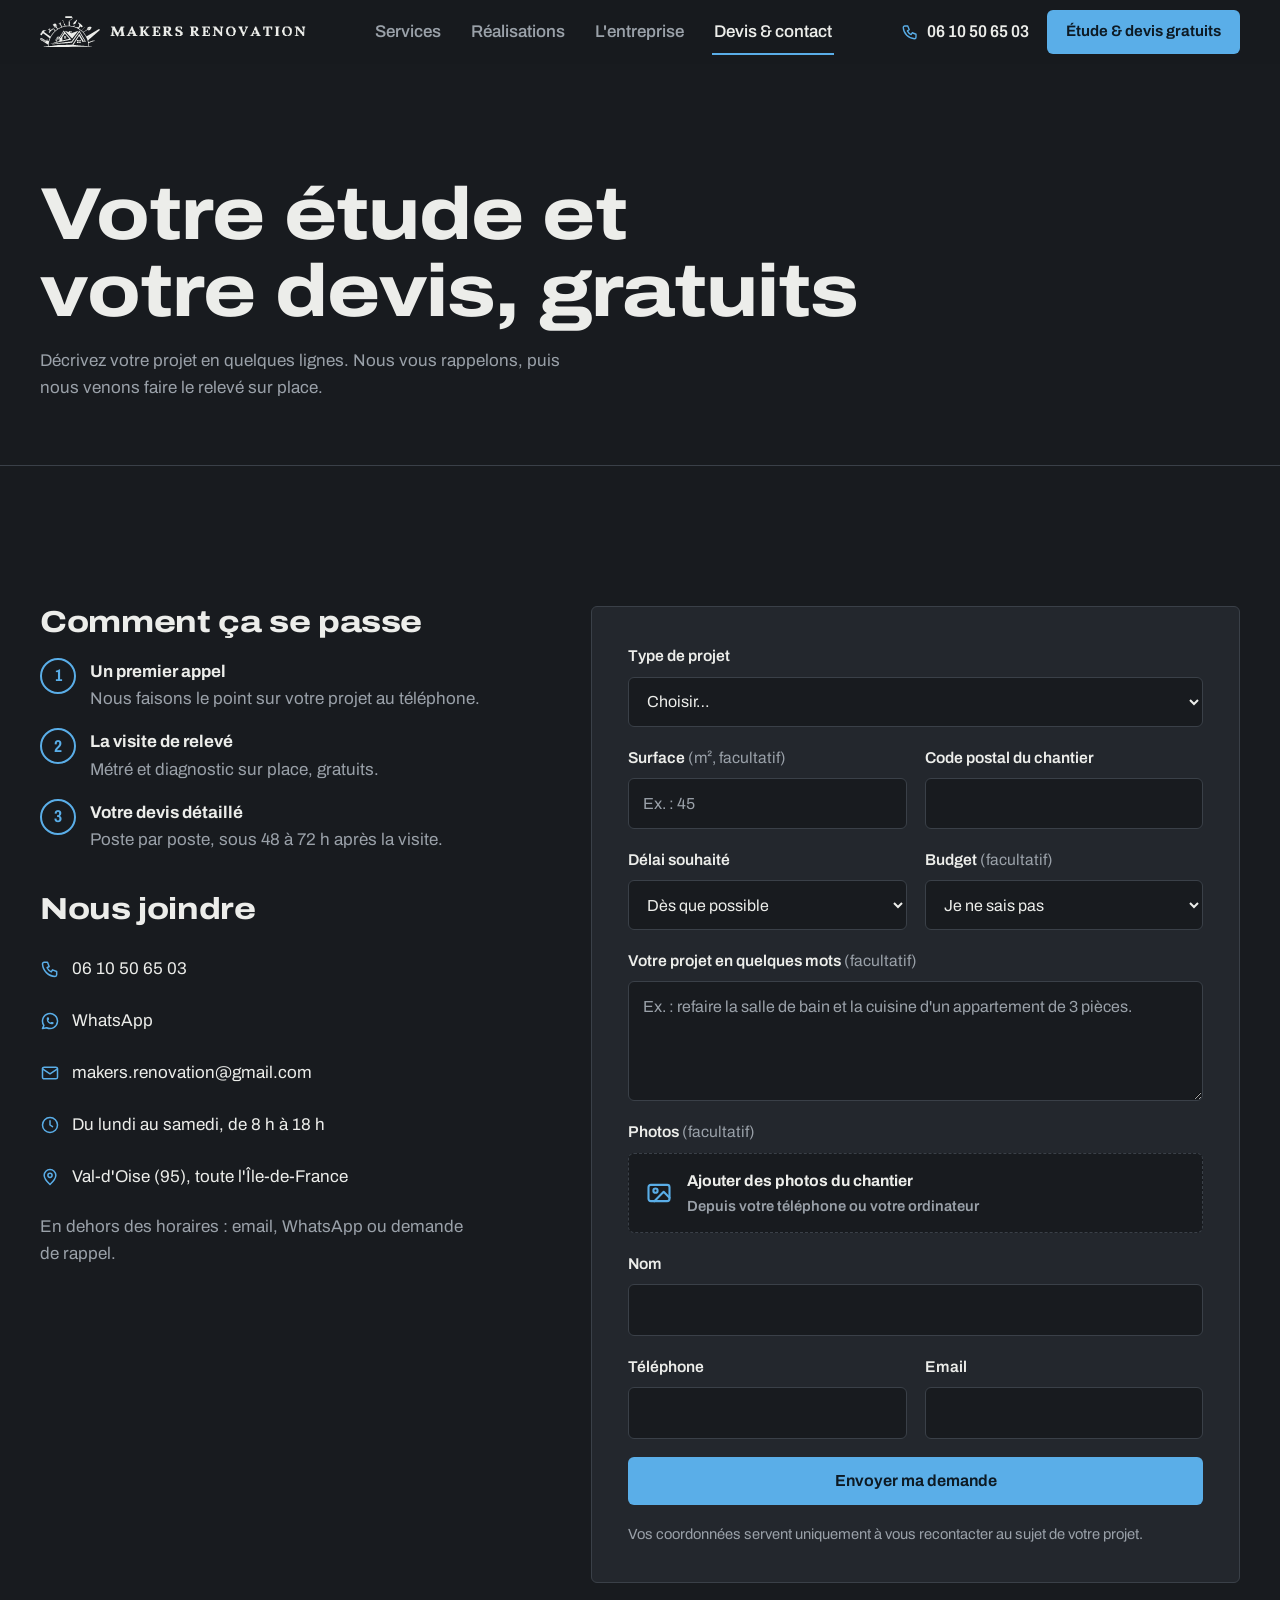
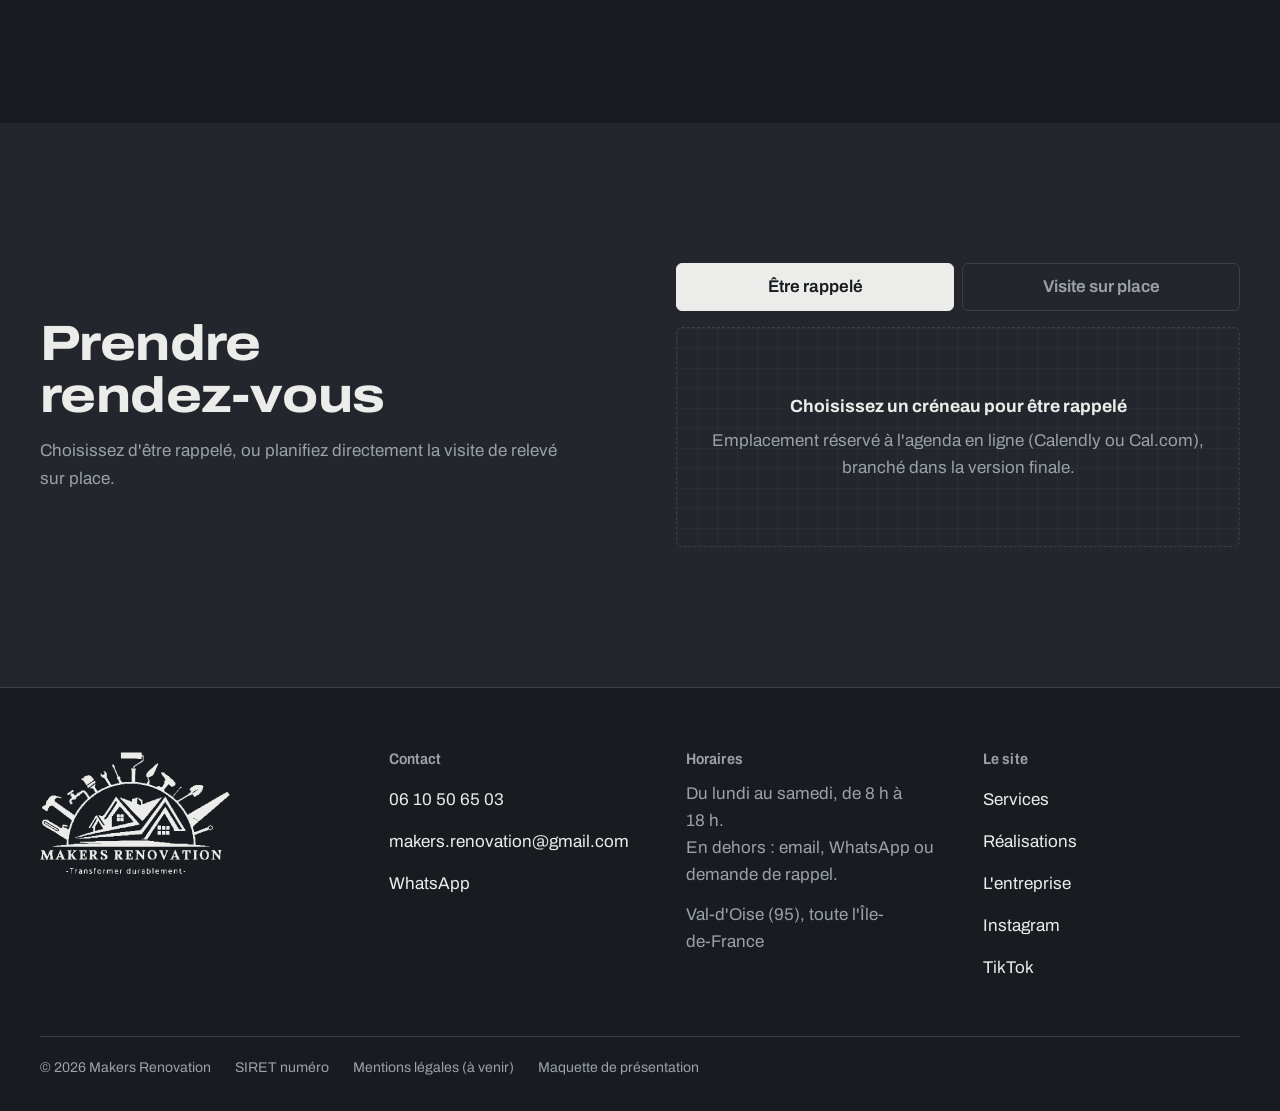
<file: devis.html>
<!doctype html>
<html lang="fr">
<head>
<meta charset="utf-8">
<meta name="viewport" content="width=device-width, initial-scale=1, viewport-fit=cover">
  <meta name="robots" content="noindex, nofollow">
<title>Étude et devis gratuits | Makers Renovation</title>
<meta name="description" content="Demandez votre étude et votre devis gratuits : un appel, une visite de relevé sur place, puis un devis détaillé sous 48 à 72 h. Du lundi au samedi, de 8 h à 18 h.">
<meta name="theme-color" content="#181B1F">
<meta property="og:type" content="website">
<meta property="og:locale" content="fr_FR">
<meta property="og:title" content="Étude et devis gratuits | Makers Renovation">
<meta property="og:description" content="Demandez votre étude et votre devis gratuits : un appel, une visite de relevé sur place, puis un devis détaillé sous 48 à 72 h. Du lundi au samedi, de 8 h à 18 h.">
<meta property="og:image" content="img/colombes-sejour-apres.jpg">
<link rel="icon" href="img/logo-embleme.svg" type="image/svg+xml">
<link rel="preconnect" href="https://fonts.googleapis.com">
<link rel="preconnect" href="https://fonts.gstatic.com" crossorigin>
<link href="https://fonts.googleapis.com/css2?family=Archivo:wdth,wght@62..125,100..900&display=swap" rel="stylesheet">
<link rel="stylesheet" href="css/style.css">
<script>document.documentElement.classList.add("js");</script>
</head>
<body>
<a class="skip" href="#contenu">Aller au contenu</a>

<header class="header">
  <div class="wrap">
    <a class="brand" href="index.html" aria-label="Makers Renovation, accueil">
      <img class="brand__mark" src="img/logo-embleme.svg" alt="" width="52" height="26">
      <img class="brand__name" src="img/logo-nom.svg" alt="" width="168" height="10">
    </a>
    <nav class="nav" aria-label="Navigation principale">
      <a href="services.html">Services</a>
      <a href="realisations.html">Réalisations</a>
      <a href="entreprise.html">L'entreprise</a>
      <a href="devis.html" aria-current="page">Devis &amp; contact</a>
    </nav>
    <div class="header__actions">
      <a class="header__tel" href="tel:+33610506503" aria-label="Appeler le 06 10 50 65 03"><svg viewBox="0 0 24 24" fill="none" stroke="currentColor" stroke-width="1.8" stroke-linecap="round" stroke-linejoin="round" aria-hidden="true"><path d="M5 4h4l2 5-2.5 1.5a11 11 0 0 0 5 5L15 13l5 2v4a2 2 0 0 1-2 2A16 16 0 0 1 3 6a2 2 0 0 1 2-2"/></svg><span>06 10 50 65 03</span></a>
      <a class="btn btn--primary" href="#formulaire">Étude &amp; devis gratuits</a>
    </div>
    <button class="menu-toggle" type="button" aria-expanded="false" aria-controls="menu-mobile" aria-label="Ouvrir le menu"><span></span></button>
  </div>
</header>
<nav class="mobile-menu" id="menu-mobile" aria-label="Menu mobile">
  <a href="index.html">Accueil</a>
  <a href="services.html">Services</a>
  <a href="realisations.html">Réalisations</a>
  <a href="entreprise.html">L'entreprise</a>
  <a href="devis.html" aria-current="page">Devis &amp; contact</a>
  <p class="mobile-menu__meta">Joignables du lundi au samedi, de 8 h à 18 h.</p>
</nav>

<main id="contenu">
  <section class="page-head" aria-labelledby="page-title">
    <div class="wrap">
      <h1 id="page-title">Votre étude et votre devis, gratuits</h1>
      <p>Décrivez votre projet en quelques lignes. Nous vous rappelons, puis nous venons faire le relevé sur place.</p>
    </div>
  </section>

  <section class="section" id="demande" aria-label="Demande de devis">
    <div class="wrap split devis-grid">
      <div class="side">
        <div>
          <h2>Comment ça se passe</h2>
          <ol class="next-steps">
            <li><div><strong>Un premier appel</strong><span>Nous faisons le point sur votre projet au téléphone.</span></div></li>
            <li><div><strong>La visite de relevé</strong><span>Métré et diagnostic sur place, gratuits.</span></div></li>
            <li><div><strong>Votre devis détaillé</strong><span>Poste par poste, sous 48 à 72 h après la visite.</span></div></li>
          </ol>
        </div>
        <div>
          <h2>Nous joindre</h2>
          <ul class="contact-list">
            <li><a href="tel:+33610506503"><svg viewBox="0 0 24 24" fill="none" stroke="currentColor" stroke-width="1.8" stroke-linecap="round" stroke-linejoin="round" aria-hidden="true"><path d="M5 4h4l2 5-2.5 1.5a11 11 0 0 0 5 5L15 13l5 2v4a2 2 0 0 1-2 2A16 16 0 0 1 3 6a2 2 0 0 1 2-2"/></svg>06 10 50 65 03</a></li>
            <li><a href="https://wa.me/33610506503"><svg viewBox="0 0 24 24" fill="none" stroke="currentColor" stroke-width="1.8" stroke-linecap="round" stroke-linejoin="round" aria-hidden="true"><path d="M3 21l1.65-3.8a9 9 0 1 1 3.4 2.9L3 21"/><path d="M9 10a.5.5 0 0 0 1 0V9a.5.5 0 0 0-1 0v1a5 5 0 0 0 5 5h1a.5.5 0 0 0 0-1h-1a.5.5 0 0 0 0 1"/></svg>WhatsApp</a></li>
            <li><a href="mailto:makers.renovation@gmail.com"><svg viewBox="0 0 24 24" fill="none" stroke="currentColor" stroke-width="1.8" stroke-linecap="round" stroke-linejoin="round" aria-hidden="true"><rect x="3" y="5" width="18" height="14" rx="2"/><path d="m3 7 9 6 9-6"/></svg>makers.renovation@gmail.com</a></li>
            <li><span><svg viewBox="0 0 24 24" fill="none" stroke="currentColor" stroke-width="1.8" stroke-linecap="round" stroke-linejoin="round" aria-hidden="true"><circle cx="12" cy="12" r="9"/><path d="M12 7v5l3 2"/></svg>Du lundi au samedi, de 8 h à 18 h</span></li>
            <li><span><svg viewBox="0 0 24 24" fill="none" stroke="currentColor" stroke-width="1.8" stroke-linecap="round" stroke-linejoin="round" aria-hidden="true"><path d="M12 21s-7-6.2-7-11a7 7 0 0 1 14 0c0 4.8-7 11-7 11z"/><circle cx="12" cy="10" r="2.5"/></svg>Val-d'Oise (95), toute l'Île-de-France</span></li>
          </ul>
          <p class="muted" style="margin-top:12px">En dehors des horaires&nbsp;: email, WhatsApp ou demande de rappel.</p>
        </div>
      </div>

      <div class="form-card" id="formulaire">
        <form class="form" data-devis-form novalidate>
          <div class="field">
            <label for="type">Type de projet</label>
            <select id="type" name="type" required>
              <option value="">Choisir…</option>
              <option value="complete">Rénovation complète</option>
              <option value="cuisine">Cuisine</option>
              <option value="sdb">Salle de bain</option>
              <option value="electricite">Électricité</option>
              <option value="plomberie">Plomberie</option>
              <option value="sols">Pose de sols</option>
              <option value="fenetres">Fenêtres</option>
              <option value="peinture">Peinture et finitions</option>
              <option value="facade">Façade extérieure</option>
              <option value="pro">Bureaux ou commerce</option>
              <option value="autre">Autre</option>
            </select>
            <span class="error" id="type-err">Choisissez le type de projet.</span>
          </div>
          <div class="form-row">
            <div class="field">
              <label for="surface">Surface <span class="opt">(m², facultatif)</span></label>
              <input id="surface" name="surface" type="number" inputmode="numeric" min="1" placeholder="Ex. : 45">
            </div>
            <div class="field">
              <label for="cp">Code postal du chantier</label>
              <input id="cp" name="cp" type="text" inputmode="numeric" autocomplete="postal-code" maxlength="5" required aria-describedby="cp-err">
              <span class="error" id="cp-err">Indiquez le code postal du chantier.</span>
            </div>
          </div>
          <div class="form-row">
            <div class="field">
              <label for="delai">Délai souhaité</label>
              <select id="delai" name="delai">
                <option>Dès que possible</option>
                <option>Dans 1 à 3 mois</option>
                <option>Dans 3 à 6 mois</option>
                <option>Plus tard</option>
                <option>Je ne sais pas encore</option>
              </select>
            </div>
            <div class="field">
              <label for="budget">Budget <span class="opt">(facultatif)</span></label>
              <select id="budget" name="budget">
                <option value="">Je ne sais pas</option>
                <option>Moins de 5 000 €</option>
                <option>De 5 000 à 15 000 €</option>
                <option>De 15 000 à 40 000 €</option>
                <option>Plus de 40 000 €</option>
              </select>
            </div>
          </div>
          <div class="field">
            <label for="message">Votre projet en quelques mots <span class="opt">(facultatif)</span></label>
            <textarea id="message" name="message" placeholder="Ex. : refaire la salle de bain et la cuisine d'un appartement de 3 pièces."></textarea>
          </div>
          <div class="field">
            <span class="field__label" id="photos-label">Photos <span class="opt">(facultatif)</span></span>
            <input class="sr-only" id="photos" name="photos" type="file" accept="image/*" multiple aria-labelledby="photos-label">
            <label class="dropzone" for="photos">
              <svg viewBox="0 0 24 24" fill="none" stroke="currentColor" stroke-width="1.8" stroke-linecap="round" stroke-linejoin="round" aria-hidden="true"><rect x="3" y="5" width="18" height="14" rx="2"/><circle cx="9" cy="10" r="1.8"/><path d="m21 16-5-5-8 8"/></svg>
              <span><strong data-photos-text>Ajouter des photos du chantier</strong><span class="muted">Depuis votre téléphone ou votre ordinateur</span></span>
            </label>
          </div>
          <div class="field">
            <label for="nom">Nom</label>
            <input id="nom" name="nom" type="text" autocomplete="name" required aria-describedby="nom-err">
            <span class="error" id="nom-err">Indiquez votre nom.</span>
          </div>
          <div class="form-row">
            <div class="field">
              <label for="tel">Téléphone</label>
              <input id="tel" name="tel" type="tel" autocomplete="tel" required aria-describedby="tel-err">
              <span class="error" id="tel-err">Indiquez un numéro à 10 chiffres.</span>
            </div>
            <div class="field">
              <label for="email">Email</label>
              <input id="email" name="email" type="email" autocomplete="email" required aria-describedby="email-err">
              <span class="error" id="email-err">Indiquez une adresse email valide.</span>
            </div>
          </div>
          <button class="btn btn--primary" type="submit">Envoyer ma demande</button>
          <p class="form-note">Vos coordonnées servent uniquement à vous recontacter au sujet de votre projet.</p>
        </form>
        <div class="form-done" data-form-done role="status">
          <strong>Merci, votre demande est bien envoyée.</strong>
          <p class="muted">Nous vous rappelons pour faire le point sur votre projet et fixer la visite de relevé.</p>
        </div>
      </div>
    </div>
  </section>

  <section class="section section--surface" id="rendez-vous" aria-labelledby="rdv-title">
    <span class="anchor" id="visite"></span>
    <div class="wrap split">
      <div class="section-head" style="margin-bottom:0">
        <h2 id="rdv-title">Prendre rendez-vous</h2>
        <p>Choisissez d'être rappelé, ou planifiez directement la visite de relevé sur place.</p>
      </div>
      <div class="rdv" data-rdv>
        <div class="rdv__switch" role="group" aria-label="Type de rendez-vous">
          <button type="button" data-mode="rappel" aria-pressed="true">Être rappelé</button>
          <button type="button" data-mode="visite" aria-pressed="false">Visite sur place</button>
        </div>
        <div class="rdv__slot">
          <div><strong data-rdv-title>Choisissez un créneau pour être rappelé</strong>Emplacement réservé à l'agenda en ligne (Calendly ou Cal.com), branché dans la version finale.</div>
        </div>
      </div>
    </div>
  </section>

</main>

<footer class="footer">
  <div class="wrap">
    <div class="footer__grid">
      <div><img class="footer__logo" src="img/logo.svg" alt="Makers Renovation, Transformer durablement" width="190" height="122" loading="lazy"></div>
      <div>
        <h2>Contact</h2>
        <ul>
          <li><a href="tel:+33610506503">06 10 50 65 03</a></li>
          <li><a href="mailto:makers.renovation@gmail.com">makers.renovation@gmail.com</a></li>
          <li><a href="https://wa.me/33610506503">WhatsApp</a></li>
        </ul>
      </div>
      <div>
        <h2>Horaires</h2>
        <p class="muted">Du lundi au samedi, de 8 h à 18 h.<br>En dehors&nbsp;: email, WhatsApp ou demande de rappel.</p>
        <p class="muted" style="margin-top:12px">Val-d'Oise (95), toute l'Île-de-France</p>
      </div>
      <div>
        <h2>Le site</h2>
        <ul>
          <li><a href="services.html">Services</a></li>
          <li><a href="realisations.html">Réalisations</a></li>
          <li><a href="entreprise.html">L'entreprise</a></li>
          <li><a href="https://www.instagram.com/makers.renov">Instagram</a></li>
          <li><a href="https://www.tiktok.com/@makersrenov">TikTok</a></li>
        </ul>
      </div>
    </div>
    <div class="footer__legal">
      <span>© 2026 Makers Renovation</span><span>SIRET numéro</span><span>Mentions légales (à venir)</span><span>Maquette de présentation</span>
    </div>
  </div>
</footer>

<nav class="action-bar" aria-label="Contact rapide">
  <a href="tel:+33610506503"><svg viewBox="0 0 24 24" fill="none" stroke="currentColor" stroke-width="1.8" stroke-linecap="round" stroke-linejoin="round" aria-hidden="true"><path d="M5 4h4l2 5-2.5 1.5a11 11 0 0 0 5 5L15 13l5 2v4a2 2 0 0 1-2 2A16 16 0 0 1 3 6a2 2 0 0 1 2-2"/></svg>Appeler</a>
  <a href="https://wa.me/33610506503"><svg viewBox="0 0 24 24" fill="none" stroke="currentColor" stroke-width="1.8" stroke-linecap="round" stroke-linejoin="round" aria-hidden="true"><path d="M3 21l1.65-3.8a9 9 0 1 1 3.4 2.9L3 21"/><path d="M9 10a.5.5 0 0 0 1 0V9a.5.5 0 0 0-1 0v1a5 5 0 0 0 5 5h1a.5.5 0 0 0 0-1h-1a.5.5 0 0 0 0 1"/></svg>WhatsApp</a>
  <a class="is-primary" href="#formulaire">Étude &amp; devis gratuits</a>
</nav>

<script src="js/main.js" defer></script>
</body>
</html>
</file>
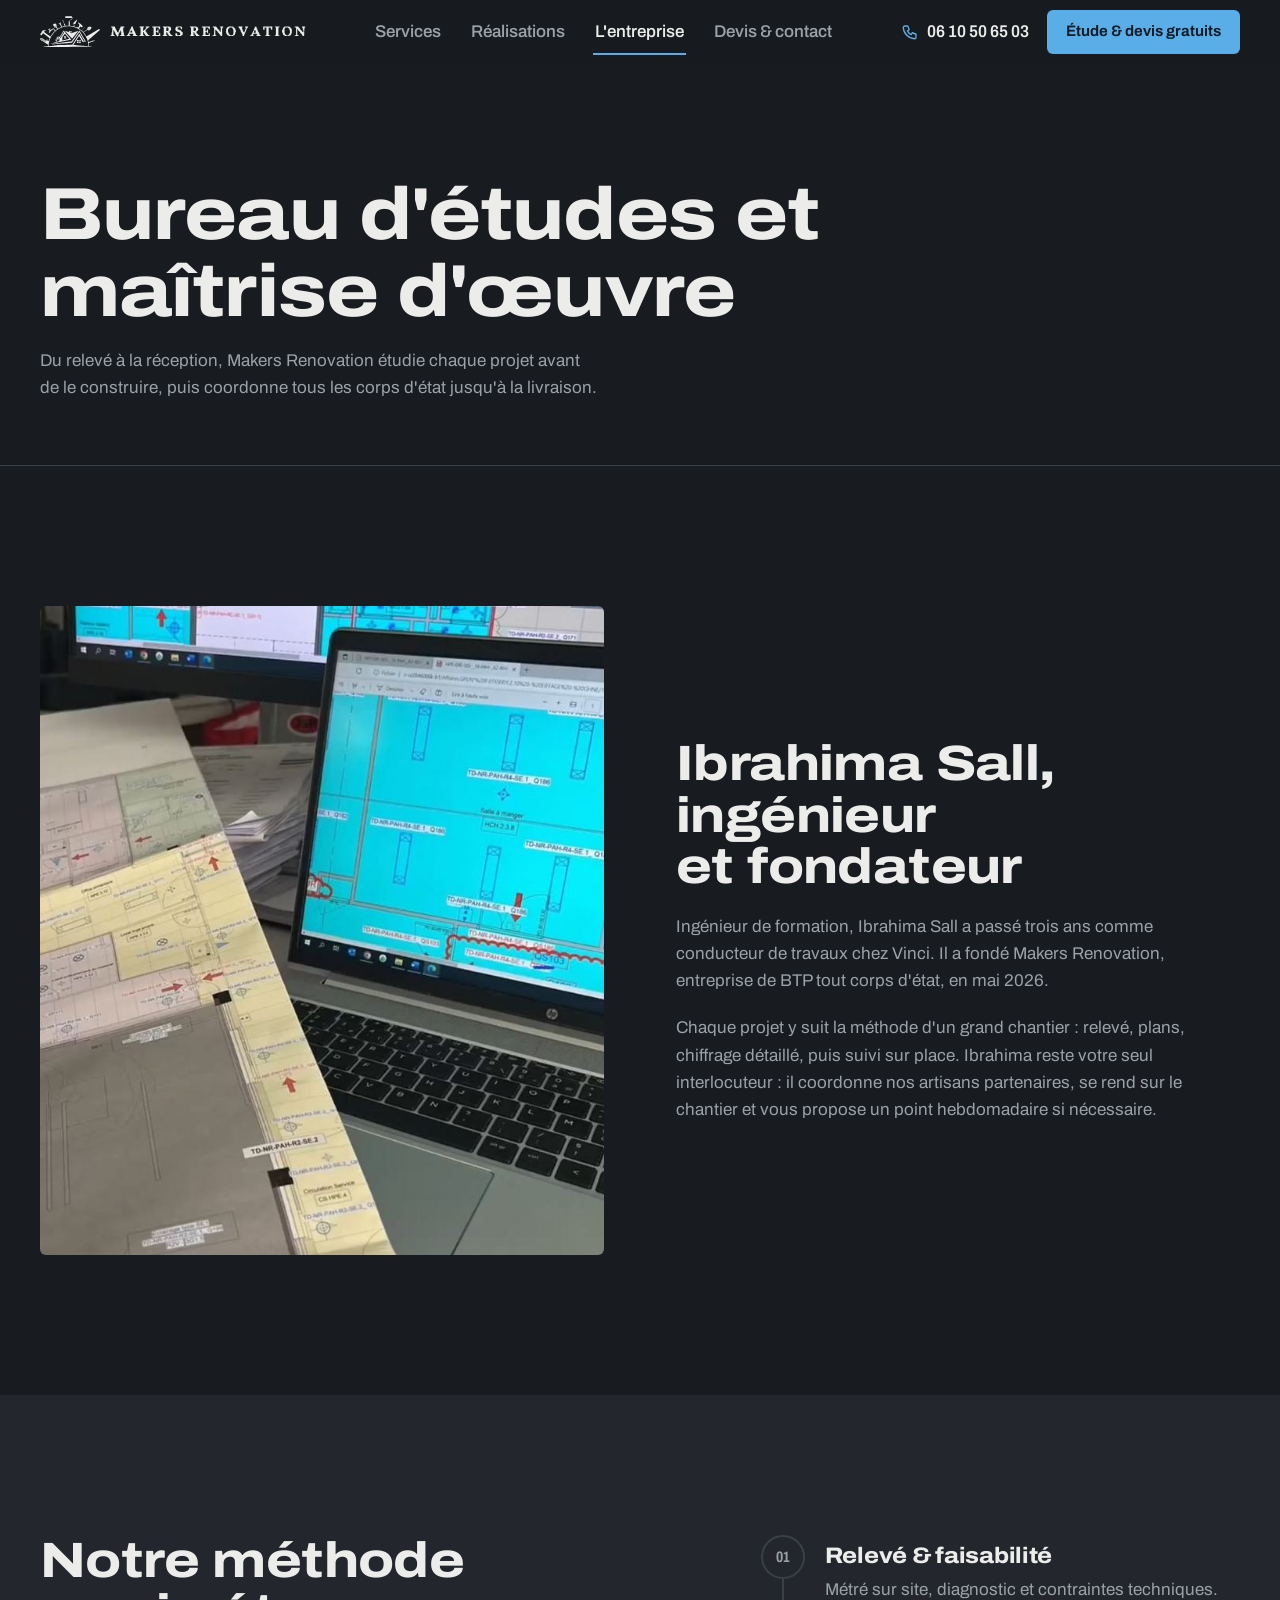
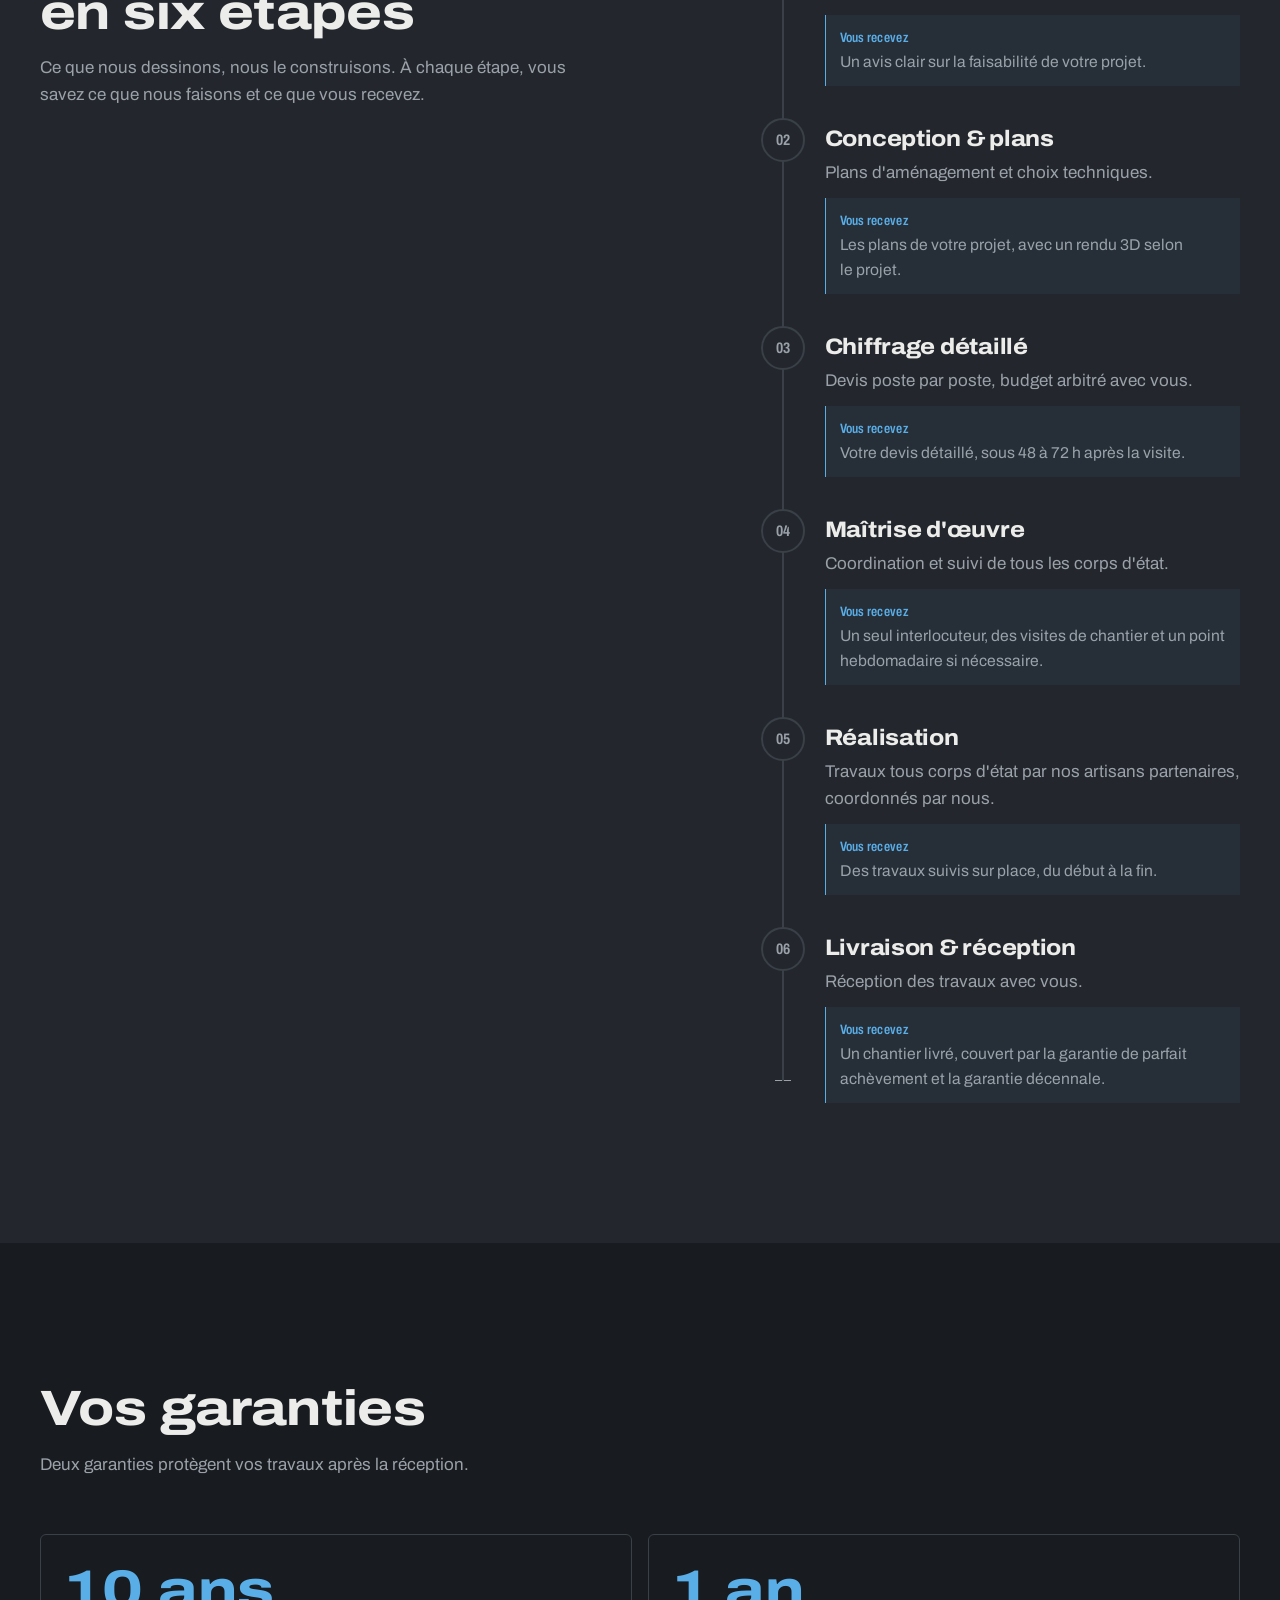
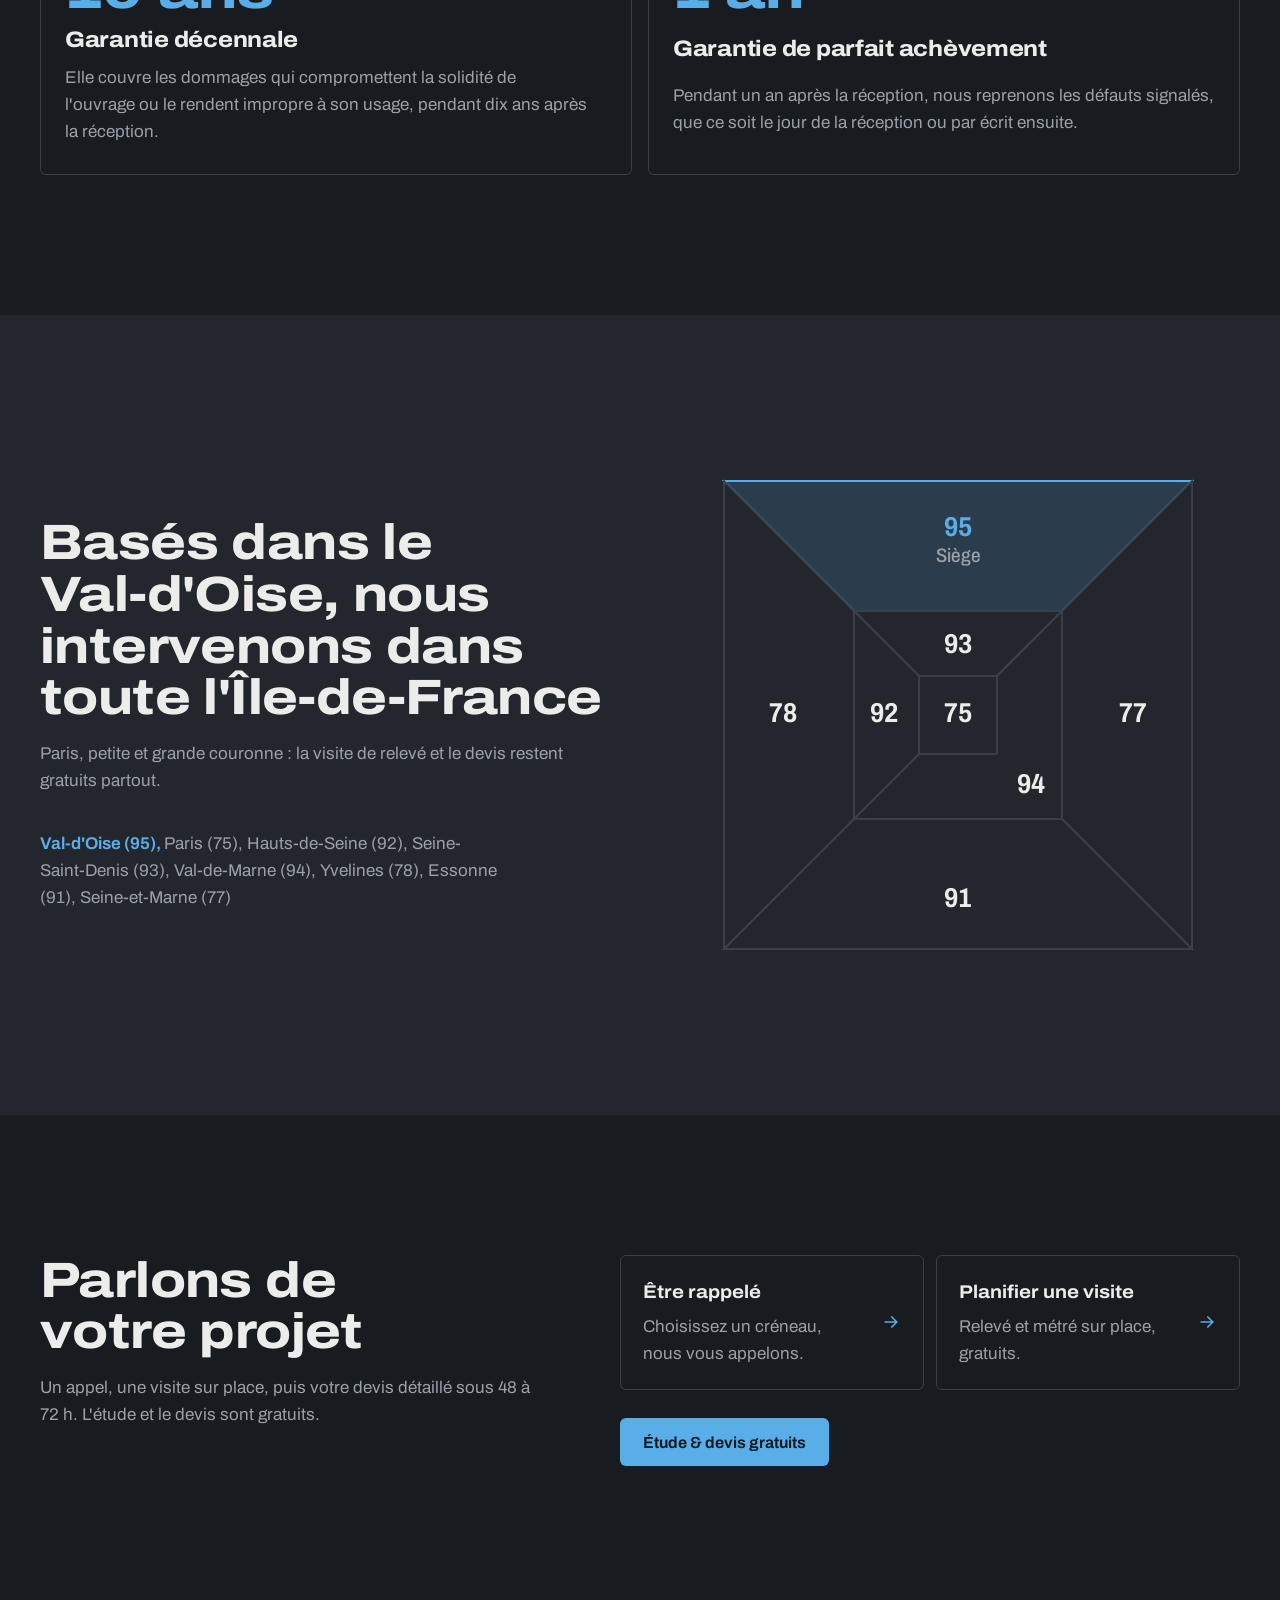
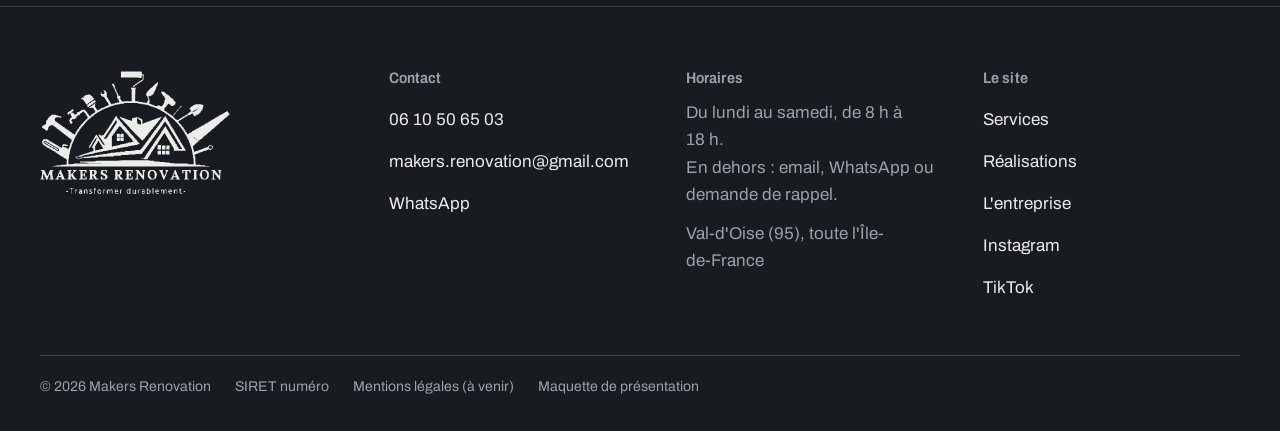
<file: entreprise.html>
<!doctype html>
<html lang="fr">
<head>
<meta charset="utf-8">
<meta name="viewport" content="width=device-width, initial-scale=1, viewport-fit=cover">
  <meta name="robots" content="noindex, nofollow">
<title>L'entreprise | Makers Renovation, bureau d'études et maîtrise d'œuvre</title>
<meta name="description" content="Makers Renovation, dirigée par Ibrahima Sall, ingénieur et ancien conducteur de travaux : notre méthode en six étapes, nos garanties et notre zone d'intervention.">
<meta name="theme-color" content="#181B1F">
<meta property="og:type" content="website">
<meta property="og:locale" content="fr_FR">
<meta property="og:title" content="L'entreprise | Makers Renovation, bureau d'études et maîtrise d'œuvre">
<meta property="og:description" content="Makers Renovation, dirigée par Ibrahima Sall, ingénieur et ancien conducteur de travaux : notre méthode en six étapes, nos garanties et notre zone d'intervention.">
<meta property="og:image" content="img/colombes-sejour-apres.jpg">
<link rel="icon" href="img/logo-embleme.svg" type="image/svg+xml">
<link rel="preconnect" href="https://fonts.googleapis.com">
<link rel="preconnect" href="https://fonts.gstatic.com" crossorigin>
<link href="https://fonts.googleapis.com/css2?family=Archivo:wdth,wght@62..125,100..900&display=swap" rel="stylesheet">
<link rel="stylesheet" href="css/style.css">
<script>document.documentElement.classList.add("js");</script>
</head>
<body>
<a class="skip" href="#contenu">Aller au contenu</a>

<header class="header">
  <div class="wrap">
    <a class="brand" href="index.html" aria-label="Makers Renovation, accueil">
      <img class="brand__mark" src="img/logo-embleme.svg" alt="" width="52" height="26">
      <img class="brand__name" src="img/logo-nom.svg" alt="" width="168" height="10">
    </a>
    <nav class="nav" aria-label="Navigation principale">
      <a href="services.html">Services</a>
      <a href="realisations.html">Réalisations</a>
      <a href="entreprise.html" aria-current="page">L'entreprise</a>
      <a href="devis.html">Devis &amp; contact</a>
    </nav>
    <div class="header__actions">
      <a class="header__tel" href="tel:+33610506503" aria-label="Appeler le 06 10 50 65 03"><svg viewBox="0 0 24 24" fill="none" stroke="currentColor" stroke-width="1.8" stroke-linecap="round" stroke-linejoin="round" aria-hidden="true"><path d="M5 4h4l2 5-2.5 1.5a11 11 0 0 0 5 5L15 13l5 2v4a2 2 0 0 1-2 2A16 16 0 0 1 3 6a2 2 0 0 1 2-2"/></svg><span>06 10 50 65 03</span></a>
      <a class="btn btn--primary" href="devis.html#formulaire">Étude &amp; devis gratuits</a>
    </div>
    <button class="menu-toggle" type="button" aria-expanded="false" aria-controls="menu-mobile" aria-label="Ouvrir le menu"><span></span></button>
  </div>
</header>
<nav class="mobile-menu" id="menu-mobile" aria-label="Menu mobile">
  <a href="index.html">Accueil</a>
  <a href="services.html">Services</a>
  <a href="realisations.html">Réalisations</a>
  <a href="entreprise.html" aria-current="page">L'entreprise</a>
  <a href="devis.html">Devis &amp; contact</a>
  <p class="mobile-menu__meta">Joignables du lundi au samedi, de 8 h à 18 h.</p>
</nav>

<main id="contenu">
  <section class="page-head" aria-labelledby="page-title">
    <div class="wrap">
      <h1 id="page-title">Bureau d'études et maîtrise d'œuvre</h1>
      <p>Du relevé à la réception, Makers Renovation étudie chaque projet avant de le construire, puis coordonne tous les corps d'état jusqu'à la livraison.</p>
    </div>
  </section>

  <section class="section" id="fondateur" aria-labelledby="about-title">
    <div class="wrap split">
      <div class="photo about-visual"><img src="img/plans-ecran.jpg" width="721" height="1400" alt="Plans techniques à l'écran et sur papier calque, au bureau d'études" loading="lazy"></div>
      <div class="about-text">
        <h2 id="about-title">Ibrahima Sall, ingénieur et fondateur</h2>
        <p>Ingénieur de formation, Ibrahima Sall a passé trois ans comme conducteur de travaux chez Vinci. Il a fondé Makers Renovation, entreprise de BTP tout corps d'état, en mai 2026.</p>
        <p>Chaque projet y suit la méthode d'un grand chantier&nbsp;: relevé, plans, chiffrage détaillé, puis suivi sur place. Ibrahima reste votre seul interlocuteur&nbsp;: il coordonne nos artisans partenaires, se rend sur le chantier et vous propose un point hebdomadaire si nécessaire.</p>
      </div>
    </div>
  </section>

  <section class="section section--surface" id="methode" aria-labelledby="methode-title">
    <div class="wrap split split--wide-left">
      <div class="section-head" style="margin-bottom:0; align-self:start">
        <h2 id="methode-title">Notre méthode en six étapes</h2>
        <p>Ce que nous dessinons, nous le construisons. À chaque étape, vous savez ce que nous faisons et ce que vous recevez.</p>
      </div>
      <ol class="steps">
        <li class="step"><span class="step__num">01</span><div class="step__body"><h3>Relevé &amp; faisabilité</h3><p>Métré sur site, diagnostic et contraintes techniques.</p><p class="step__get"><b>Vous recevez</b>Un avis clair sur la faisabilité de votre projet.</p></div></li>
        <li class="step"><span class="step__num">02</span><div class="step__body"><h3>Conception &amp; plans</h3><p>Plans d'aménagement et choix techniques.</p><p class="step__get"><b>Vous recevez</b>Les plans de votre projet, avec un rendu 3D selon le projet.</p></div></li>
        <li class="step"><span class="step__num">03</span><div class="step__body"><h3>Chiffrage détaillé</h3><p>Devis poste par poste, budget arbitré avec vous.</p><p class="step__get"><b>Vous recevez</b>Votre devis détaillé, sous 48 à 72 h après la visite.</p></div></li>
        <li class="step"><span class="step__num">04</span><div class="step__body"><h3>Maîtrise d'œuvre</h3><p>Coordination et suivi de tous les corps d'état.</p><p class="step__get"><b>Vous recevez</b>Un seul interlocuteur, des visites de chantier et un point hebdomadaire si nécessaire.</p></div></li>
        <li class="step"><span class="step__num">05</span><div class="step__body"><h3>Réalisation</h3><p>Travaux tous corps d'état par nos artisans partenaires, coordonnés par nous.</p><p class="step__get"><b>Vous recevez</b>Des travaux suivis sur place, du début à la fin.</p></div></li>
        <li class="step"><span class="step__num">06</span><div class="step__body"><h3>Livraison &amp; réception</h3><p>Réception des travaux avec vous.</p><p class="step__get"><b>Vous recevez</b>Un chantier livré, couvert par la garantie de parfait achèvement et la garantie décennale.</p></div></li>
      </ol>
    </div>
  </section>

  <section class="section" id="garanties" aria-labelledby="gar-title">
    <div class="wrap">
      <div class="section-head">
        <h2 id="gar-title">Vos garanties</h2>
        <p>Deux garanties protègent vos travaux après la réception.</p>
      </div>
      <div class="guarantees">
        <div class="guarantee"><span class="guarantee__value">10 ans</span><h3>Garantie décennale</h3><p>Elle couvre les dommages qui compromettent la solidité de l'ouvrage ou le rendent impropre à son usage, pendant dix ans après la réception.</p></div>
        <div class="guarantee"><span class="guarantee__value">1 an</span><h3>Garantie de parfait achèvement</h3><p>Pendant un an après la réception, nous reprenons les défauts signalés, que ce soit le jour de la réception ou par écrit ensuite.</p></div>
      </div>
    </div>
  </section>

<!-- Zone d'intervention -->
  <section class="section section--surface" id="zone" aria-labelledby="zone-title">
    <div class="wrap split">
      <div class="section-head" style="margin-bottom:0">
        <h2 id="zone-title">Basés dans le Val-d'Oise, nous intervenons dans toute l'Île-de-France</h2>
        <p>Paris, petite et grande couronne&nbsp;: la visite de relevé et le devis restent gratuits partout.</p>
        <ul class="dep-list">
          <li class="is-home">Val-d'Oise (95)</li><li>Paris (75)</li><li>Hauts-de-Seine (92)</li><li>Seine-Saint-Denis (93)</li><li>Val-de-Marne (94)</li><li>Yvelines (78)</li><li>Essonne (91)</li><li>Seine-et-Marne (77)</li>
        </ul>
      </div>
      <svg class="zone-map" viewBox="0 0 400 400" role="img" aria-label="Schéma de l'Île-de-France : siège dans le Val-d'Oise, intervention dans les huit départements">
        <polygon class="dep dep--home" points="20,20 380,20 280,120 120,120"/>
        <polygon class="dep" points="380,20 380,380 280,280 280,120"/>
        <polygon class="dep" points="380,380 20,380 120,280 280,280"/>
        <polygon class="dep" points="20,380 20,20 120,120 120,280"/>
        <polygon class="dep" points="120,120 280,120 230,170 170,170"/>
        <polygon class="dep" points="280,120 280,280 120,280 170,230 230,230 230,170"/>
        <polygon class="dep" points="120,120 170,170 170,230 120,280"/>
        <rect class="dep" x="170" y="170" width="60" height="60"/>
        <text class="home" x="200" y="62">95</text><text class="small" x="200" y="82">Siège</text>
        <text x="335" y="205">77</text><text x="200" y="348">91</text><text x="65" y="205">78</text>
        <text x="200" y="152">93</text><text x="256" y="260">94</text><text x="143" y="205">92</text><text x="200" y="205">75</text>
      </svg>
    </div>
  </section>

<!-- Appel final -->
  <section class="section" id="contact" aria-labelledby="cta-title">
    <div class="wrap cta-final">
      <div class="section-head" style="margin-bottom:0">
        <h2 id="cta-title">Parlons de votre projet</h2>
        <p>Un appel, une visite sur place, puis votre devis détaillé sous 48 à 72 h. L'étude et le devis sont gratuits.</p>
      </div>
      <div class="choices">
        <a class="choice" href="devis.html#rendez-vous"><strong>Être rappelé</strong><span>Choisissez un créneau, nous vous appelons.</span></a>
        <a class="choice" href="devis.html#visite"><strong>Planifier une visite</strong><span>Relevé et métré sur place, gratuits.</span></a>
      </div>
      <div class="btn-row"><a class="btn btn--primary" href="devis.html#formulaire">Étude &amp; devis gratuits</a></div>
    </div>
  </section>

</main>

<footer class="footer">
  <div class="wrap">
    <div class="footer__grid">
      <div><img class="footer__logo" src="img/logo.svg" alt="Makers Renovation, Transformer durablement" width="190" height="122" loading="lazy"></div>
      <div>
        <h2>Contact</h2>
        <ul>
          <li><a href="tel:+33610506503">06 10 50 65 03</a></li>
          <li><a href="mailto:makers.renovation@gmail.com">makers.renovation@gmail.com</a></li>
          <li><a href="https://wa.me/33610506503">WhatsApp</a></li>
        </ul>
      </div>
      <div>
        <h2>Horaires</h2>
        <p class="muted">Du lundi au samedi, de 8 h à 18 h.<br>En dehors&nbsp;: email, WhatsApp ou demande de rappel.</p>
        <p class="muted" style="margin-top:12px">Val-d'Oise (95), toute l'Île-de-France</p>
      </div>
      <div>
        <h2>Le site</h2>
        <ul>
          <li><a href="services.html">Services</a></li>
          <li><a href="realisations.html">Réalisations</a></li>
          <li><a href="entreprise.html">L'entreprise</a></li>
          <li><a href="https://www.instagram.com/makers.renov">Instagram</a></li>
          <li><a href="https://www.tiktok.com/@makersrenov">TikTok</a></li>
        </ul>
      </div>
    </div>
    <div class="footer__legal">
      <span>© 2026 Makers Renovation</span><span>SIRET numéro</span><span>Mentions légales (à venir)</span><span>Maquette de présentation</span>
    </div>
  </div>
</footer>

<nav class="action-bar" aria-label="Contact rapide">
  <a href="tel:+33610506503"><svg viewBox="0 0 24 24" fill="none" stroke="currentColor" stroke-width="1.8" stroke-linecap="round" stroke-linejoin="round" aria-hidden="true"><path d="M5 4h4l2 5-2.5 1.5a11 11 0 0 0 5 5L15 13l5 2v4a2 2 0 0 1-2 2A16 16 0 0 1 3 6a2 2 0 0 1 2-2"/></svg>Appeler</a>
  <a href="https://wa.me/33610506503"><svg viewBox="0 0 24 24" fill="none" stroke="currentColor" stroke-width="1.8" stroke-linecap="round" stroke-linejoin="round" aria-hidden="true"><path d="M3 21l1.65-3.8a9 9 0 1 1 3.4 2.9L3 21"/><path d="M9 10a.5.5 0 0 0 1 0V9a.5.5 0 0 0-1 0v1a5 5 0 0 0 5 5h1a.5.5 0 0 0 0-1h-1a.5.5 0 0 0 0 1"/></svg>WhatsApp</a>
  <a class="is-primary" href="devis.html#formulaire">Étude &amp; devis gratuits</a>
</nav>

<script src="js/main.js" defer></script>
</body>
</html>
</file>
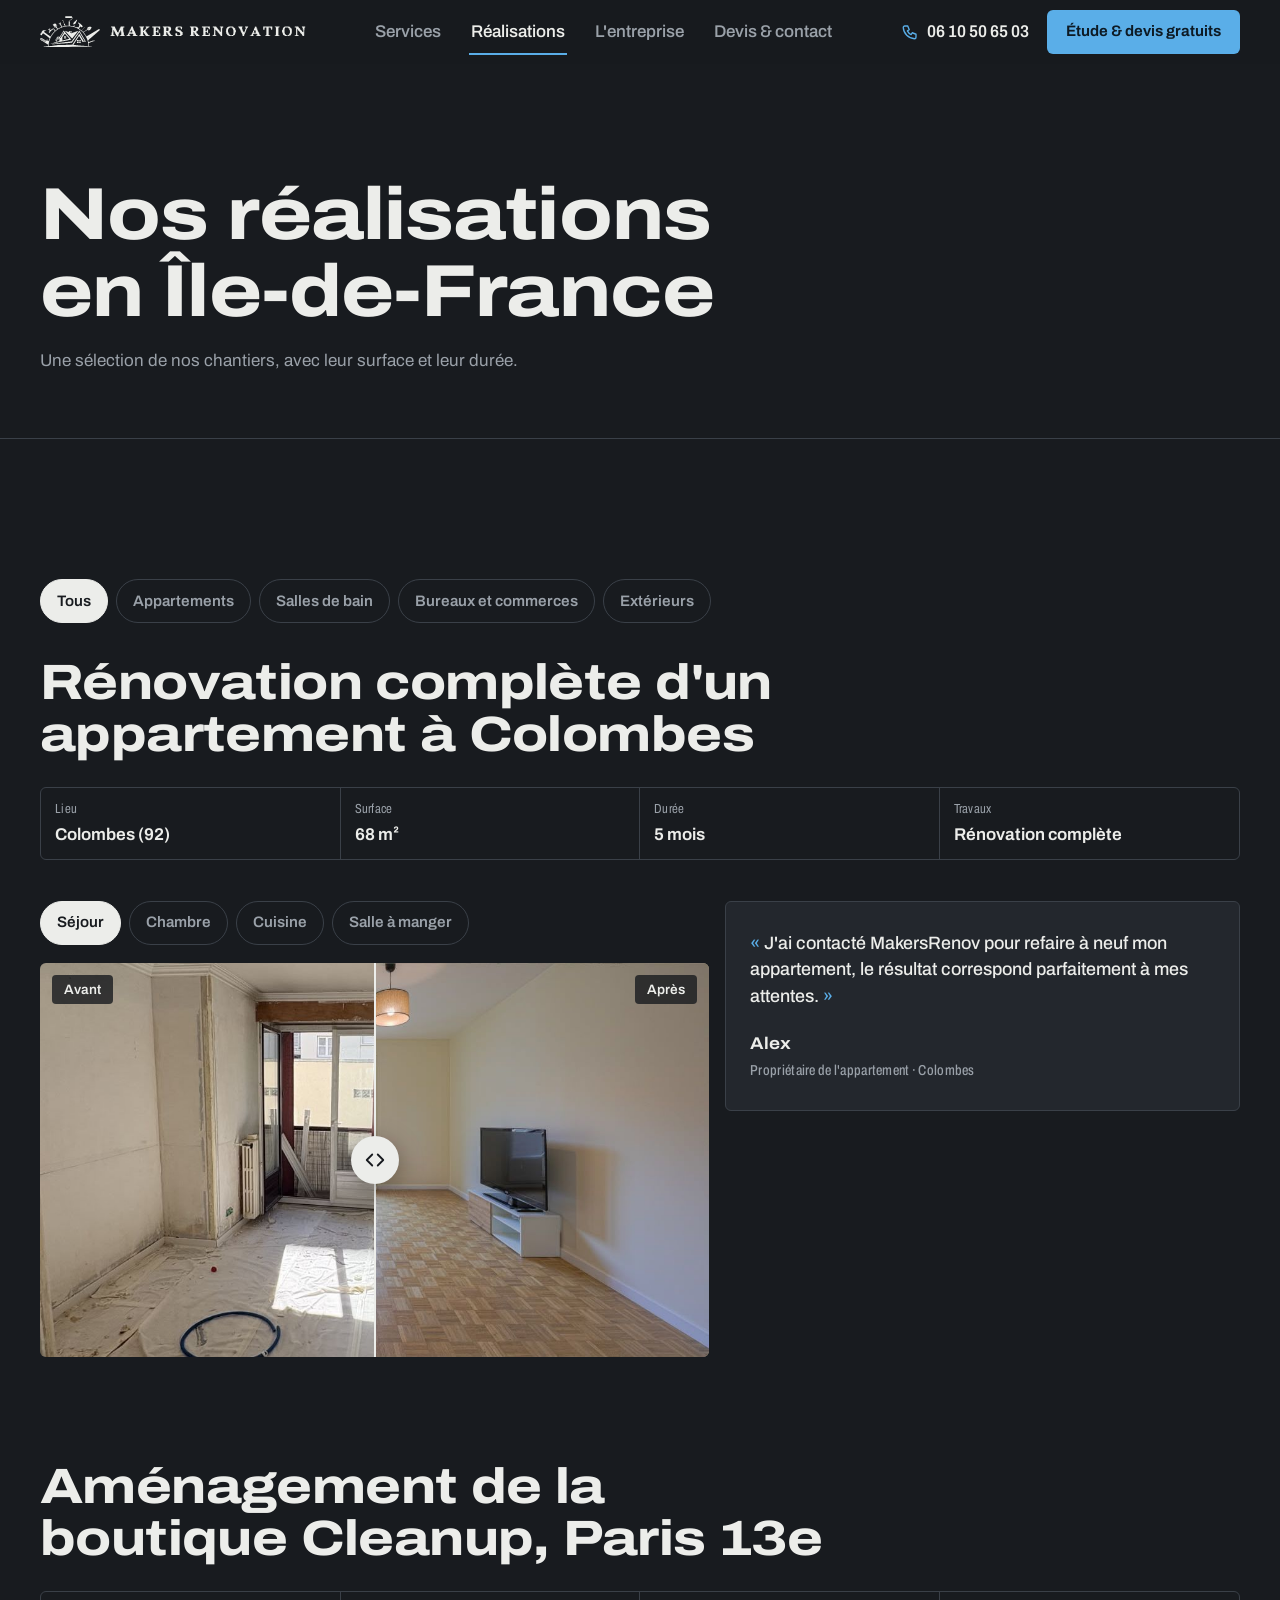
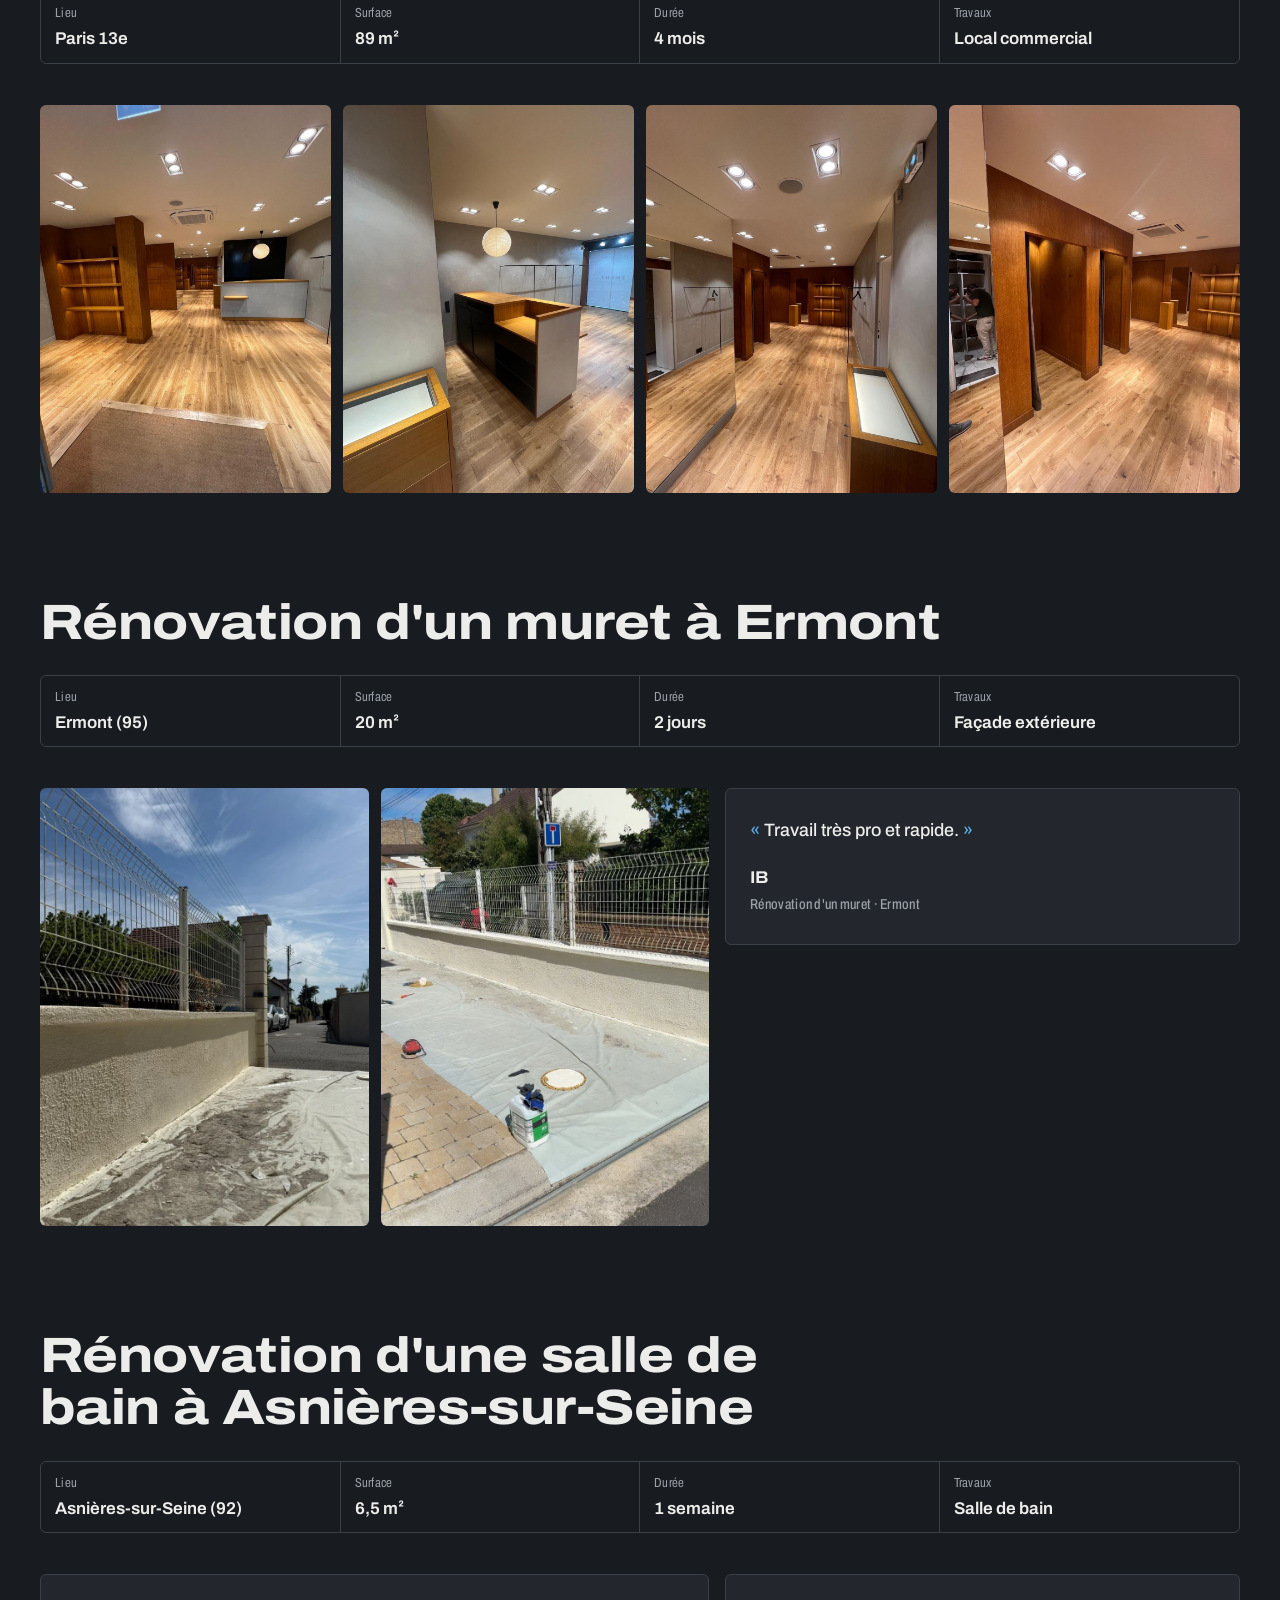
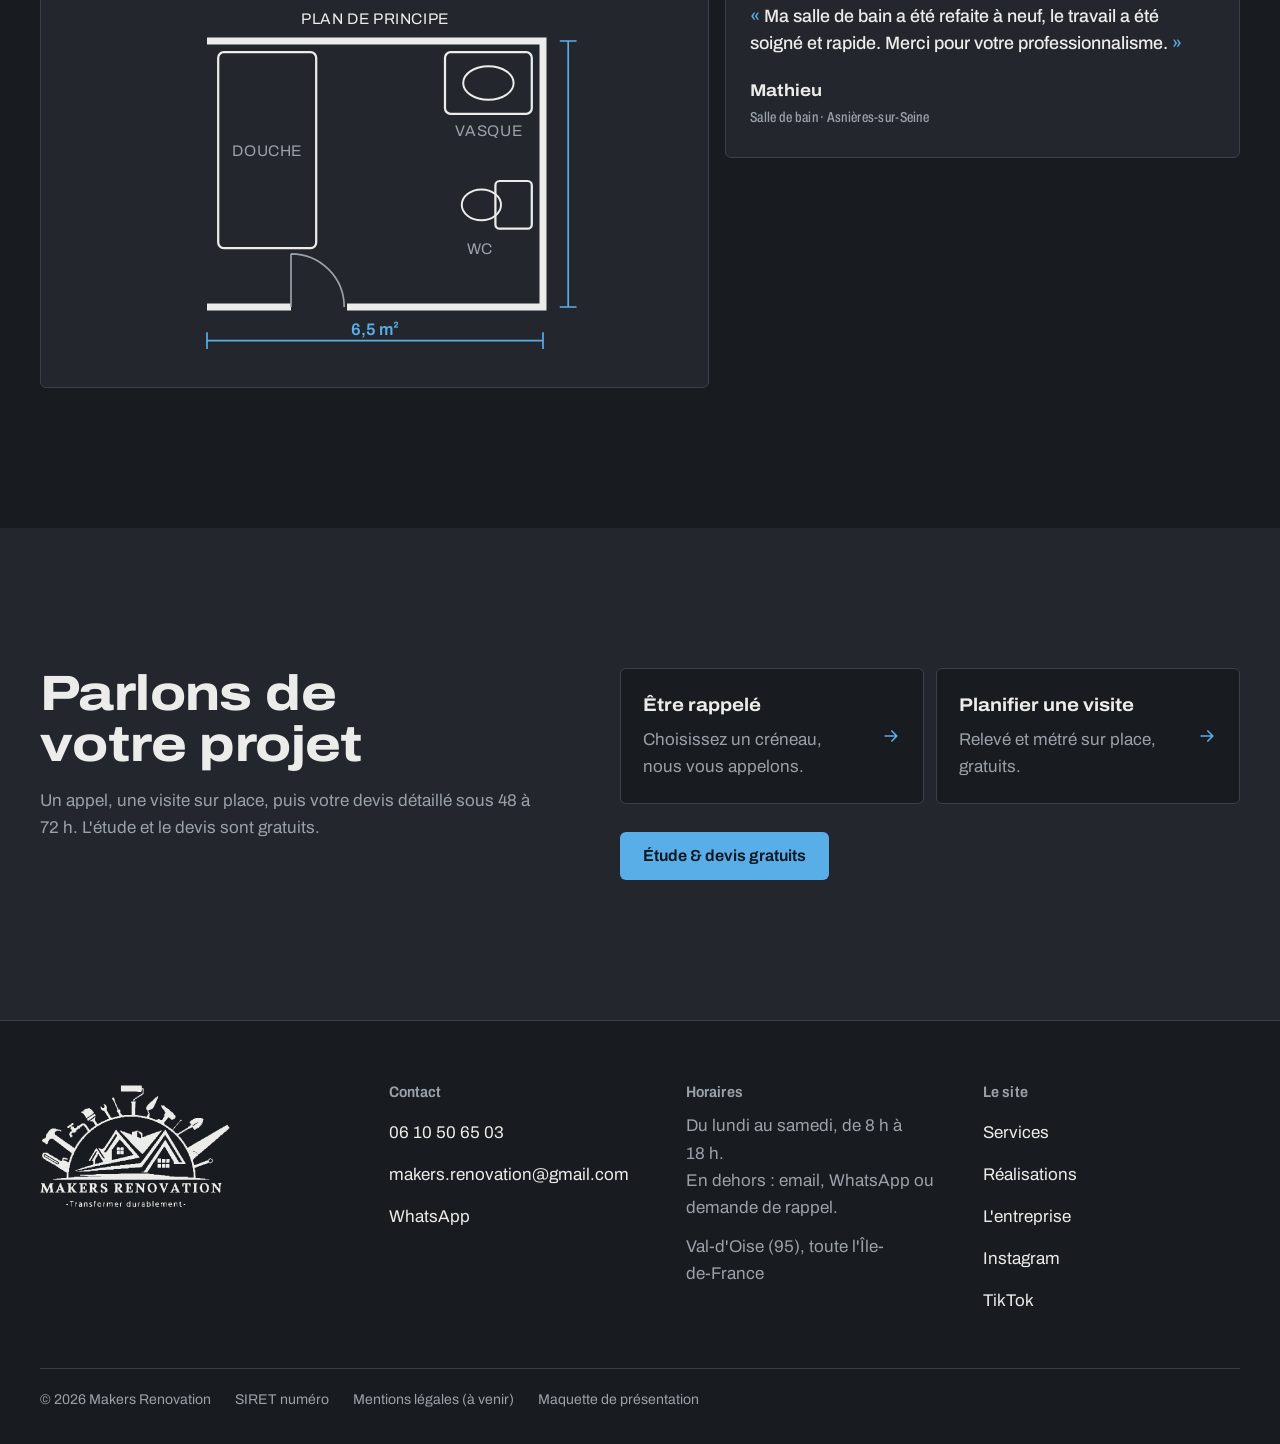
<file: realisations.html>
<!doctype html>
<html lang="fr">
<head>
<meta charset="utf-8">
<meta name="viewport" content="width=device-width, initial-scale=1, viewport-fit=cover">
  <meta name="robots" content="noindex, nofollow">
<title>Réalisations | Makers Renovation</title>
<meta name="description" content="Nos chantiers en Île-de-France : appartement de 68 m² à Colombes, boutique Cleanup à Paris 13e, muret à Ermont, salle de bain à Asnières-sur-Seine.">
<meta name="theme-color" content="#181B1F">
<meta property="og:type" content="website">
<meta property="og:locale" content="fr_FR">
<meta property="og:title" content="Réalisations | Makers Renovation">
<meta property="og:description" content="Nos chantiers en Île-de-France : appartement de 68 m² à Colombes, boutique Cleanup à Paris 13e, muret à Ermont, salle de bain à Asnières-sur-Seine.">
<meta property="og:image" content="img/colombes-sejour-apres.jpg">
<link rel="icon" href="img/logo-embleme.svg" type="image/svg+xml">
<link rel="preconnect" href="https://fonts.googleapis.com">
<link rel="preconnect" href="https://fonts.gstatic.com" crossorigin>
<link href="https://fonts.googleapis.com/css2?family=Archivo:wdth,wght@62..125,100..900&display=swap" rel="stylesheet">
<link rel="stylesheet" href="css/style.css">
<script>document.documentElement.classList.add("js");</script>
</head>
<body>
<a class="skip" href="#contenu">Aller au contenu</a>

<header class="header">
  <div class="wrap">
    <a class="brand" href="index.html" aria-label="Makers Renovation, accueil">
      <img class="brand__mark" src="img/logo-embleme.svg" alt="" width="52" height="26">
      <img class="brand__name" src="img/logo-nom.svg" alt="" width="168" height="10">
    </a>
    <nav class="nav" aria-label="Navigation principale">
      <a href="services.html">Services</a>
      <a href="realisations.html" aria-current="page">Réalisations</a>
      <a href="entreprise.html">L'entreprise</a>
      <a href="devis.html">Devis &amp; contact</a>
    </nav>
    <div class="header__actions">
      <a class="header__tel" href="tel:+33610506503" aria-label="Appeler le 06 10 50 65 03"><svg viewBox="0 0 24 24" fill="none" stroke="currentColor" stroke-width="1.8" stroke-linecap="round" stroke-linejoin="round" aria-hidden="true"><path d="M5 4h4l2 5-2.5 1.5a11 11 0 0 0 5 5L15 13l5 2v4a2 2 0 0 1-2 2A16 16 0 0 1 3 6a2 2 0 0 1 2-2"/></svg><span>06 10 50 65 03</span></a>
      <a class="btn btn--primary" href="devis.html#formulaire">Étude &amp; devis gratuits</a>
    </div>
    <button class="menu-toggle" type="button" aria-expanded="false" aria-controls="menu-mobile" aria-label="Ouvrir le menu"><span></span></button>
  </div>
</header>
<nav class="mobile-menu" id="menu-mobile" aria-label="Menu mobile">
  <a href="index.html">Accueil</a>
  <a href="services.html">Services</a>
  <a href="realisations.html" aria-current="page">Réalisations</a>
  <a href="entreprise.html">L'entreprise</a>
  <a href="devis.html">Devis &amp; contact</a>
  <p class="mobile-menu__meta">Joignables du lundi au samedi, de 8 h à 18 h.</p>
</nav>

<main id="contenu">
  <section class="page-head" aria-labelledby="page-title">
    <div class="wrap">
      <h1 id="page-title">Nos réalisations en Île-de-France</h1>
      <p>Une sélection de nos chantiers, avec leur surface et leur durée.</p>
    </div>
  </section>

  <section class="section" aria-label="Liste des réalisations">
    <div class="wrap">
      <div class="rooms filters" role="group" aria-label="Filtrer les réalisations" data-filters>
        <button type="button" data-filter="tous" aria-pressed="true">Tous</button>
        <button type="button" data-filter="appartement" aria-pressed="false">Appartements</button>
        <button type="button" data-filter="sdb" aria-pressed="false">Salles de bain</button>
        <button type="button" data-filter="pro" aria-pressed="false">Bureaux et commerces</button>
        <button type="button" data-filter="exterieur" aria-pressed="false">Extérieurs</button>
      </div>

      <div class="projects">
        <article class="project" id="colombes" data-cat="appartement" aria-labelledby="p1">
          <div class="project__head">
            <h2 id="p1">Rénovation complète d'un appartement à Colombes</h2>
            <dl class="cartouche">
              <div><dt>Lieu</dt><dd>Colombes (92)</dd></div>
              <div><dt>Surface</dt><dd>68 m²</dd></div>
              <div><dt>Durée</dt><dd>5 mois</dd></div>
              <div><dt>Travaux</dt><dd>Rénovation complète</dd></div>
            </dl>
          </div>
          <div class="project__body project__body--split">
            <div data-ba>
              <div class="rooms" role="group" aria-label="Choisir une pièce">
                <button type="button" data-room="sejour" aria-pressed="true">Séjour</button>
                <button type="button" data-room="chambre" aria-pressed="false">Chambre</button>
                <button type="button" data-room="cuisine" aria-pressed="false">Cuisine</button>
                <button type="button" data-room="salle-a-manger" aria-pressed="false">Salle à manger</button>
              </div>
              <p class="sr-only" aria-live="polite" data-ba-status></p>
      <div class="ba">
                <img class="ba__before" src="img/colombes-sejour-avant.jpg" width="1080" height="637" alt="Colombes, séjour avant travaux" loading="lazy">
                <img class="ba__after" src="img/colombes-sejour-apres.jpg" width="1080" height="637" alt="Colombes, séjour après travaux" loading="lazy">
                <span class="ba__label ba__label--before">Avant</span>
                <span class="ba__label ba__label--after">Après</span>
                <input type="range" min="0" max="100" value="50" aria-label="Comparer avant et après">
                <span class="ba__line"></span>
                <span class="ba__knob" aria-hidden="true"><svg viewBox="0 0 24 24" fill="none" stroke="currentColor" stroke-width="2" stroke-linecap="round" stroke-linejoin="round"><path d="M9 6l-6 6 6 6M15 6l6 6-6 6"/></svg></span>
              </div>
            </div>
            <figure class="review">
              <blockquote>J'ai contacté MakersRenov pour refaire à neuf mon appartement, le résultat correspond parfaitement à mes attentes.</blockquote>
              <figcaption><strong>Alex</strong><span class="cote">Propriétaire de l'appartement · Colombes</span></figcaption>
            </figure>
          </div>
        </article>

        <article class="project" id="cleanup" data-cat="pro" aria-labelledby="p2">
          <div class="project__head">
            <h2 id="p2">Aménagement de la boutique Cleanup, Paris 13e</h2>
            <dl class="cartouche">
              <div><dt>Lieu</dt><dd>Paris 13e</dd></div>
              <div><dt>Surface</dt><dd>89 m²</dd></div>
              <div><dt>Durée</dt><dd>4 mois</dd></div>
              <div><dt>Travaux</dt><dd>Local commercial</dd></div>
            </dl>
          </div>
          <div class="gallery gallery--4">
            <div class="photo photo--zoom"><img src="img/cleanup-paris13-1.jpg" width="1050" height="1400" alt="Boutique Cleanup : comptoir, parquet et éclairage encastré" loading="lazy"></div>
            <div class="photo photo--zoom"><img src="img/cleanup-paris13-2.jpg" width="1050" height="1400" alt="Boutique Cleanup : comptoir en bois et suspension" loading="lazy"></div>
            <div class="photo photo--zoom"><img src="img/cleanup-paris13-3.jpg" width="1050" height="1400" alt="Boutique Cleanup : allée centrale et miroirs" loading="lazy"></div>
            <div class="photo photo--zoom"><img src="img/cleanup-paris13-4.jpg" width="1050" height="1400" alt="Boutique Cleanup : cabines d'essayage habillées de bois" loading="lazy"></div>
          </div>
        </article>

        <article class="project" id="ermont" data-cat="exterieur" aria-labelledby="p3">
          <div class="project__head">
            <h2 id="p3">Rénovation d'un muret à Ermont</h2>
            <dl class="cartouche">
              <div><dt>Lieu</dt><dd>Ermont (95)</dd></div>
              <div><dt>Surface</dt><dd>20 m²</dd></div>
              <div><dt>Durée</dt><dd>2 jours</dd></div>
              <div><dt>Travaux</dt><dd>Façade extérieure</dd></div>
            </dl>
          </div>
          <div class="project__body project__body--split">
            <div class="gallery">
              <div class="photo photo--zoom"><img src="img/ermont-muret-1.jpg" width="768" height="1024" alt="Muret d'Ermont pendant les travaux, sol protégé" loading="lazy"></div>
              <div class="photo photo--zoom"><img src="img/ermont-muret-2.jpg" width="787" height="1400" alt="Muret d'Ermont rénové, vu depuis la rue" loading="lazy"></div>
            </div>
            <figure class="review">
              <blockquote>Travail très pro et rapide.</blockquote>
              <figcaption><strong>IB</strong><span class="cote">Rénovation d'un muret · Ermont</span></figcaption>
            </figure>
          </div>
        </article>

        <article class="project" id="asnieres" data-cat="sdb" aria-labelledby="p4">
          <div class="project__head">
            <h2 id="p4">Rénovation d'une salle de bain à Asnières-sur-Seine</h2>
            <dl class="cartouche">
              <div><dt>Lieu</dt><dd>Asnières-sur-Seine (92)</dd></div>
              <div><dt>Surface</dt><dd>6,5 m²</dd></div>
              <div><dt>Durée</dt><dd>1 semaine</dd></div>
              <div><dt>Travaux</dt><dd>Salle de bain</dd></div>
            </dl>
          </div>
          <div class="project__body project__body--split">
            <div class="plan-card">
              <svg viewBox="0 0 300 260" role="img" aria-label="Plan de principe d'une salle de bain de 6,5 mètres carrés">
                <g fill="none" stroke="#ECEDEA">
                  <path stroke-width="5" d="M30 30 H270 V220 H130 M90 220 H30 Z"/>
                  <rect x="38" y="38" width="70" height="140" rx="4" stroke-width="1.6"/>
                  <rect x="200" y="38" width="62" height="44" rx="4" stroke-width="1.6"/>
                  <ellipse cx="231" cy="60" rx="18" ry="12" stroke-width="1.4"/>
                  <rect x="236" y="130" width="26" height="34" rx="3" stroke-width="1.6"/>
                  <ellipse cx="226" cy="147" rx="14" ry="11" stroke-width="1.4"/>
                </g>
                <path fill="none" stroke="#9AA1A9" stroke-width="1.2" d="M90 220 V182 M90 182 A38 38 0 0 1 128 220"/>
                <g fill="none" stroke="#5AAEE8" stroke-width="1.2"><path d="M30 244 H270 M30 238 V250 M270 238 V250"/><path d="M288 30 V220 M282 30 H294 M282 220 H294"/></g>
                <g font-family="Archivo, sans-serif" font-size="11" fill="#9AA1A9" letter-spacing=".04em" text-anchor="middle">
                  <text x="73" y="112">DOUCHE</text><text x="231" y="98">VASQUE</text><text x="225" y="182">WC</text>
                  <text x="150" y="18" fill="#ECEDEA" font-size="11">PLAN DE PRINCIPE</text>
                </g>
                <text x="150" y="240" font-family="Archivo, sans-serif" font-size="12" font-weight="600" fill="#5AAEE8" text-anchor="middle">6,5 m²</text>
              </svg>
            </div>
            <figure class="review">
              <blockquote>Ma salle de bain a été refaite à neuf, le travail a été soigné et rapide. Merci pour votre professionnalisme.</blockquote>
              <figcaption><strong>Mathieu</strong><span class="cote">Salle de bain · Asnières-sur-Seine</span></figcaption>
            </figure>
          </div>
        </article>
      </div>
    </div>
  </section>

<!-- Appel final -->
  <section class="section section--surface" id="contact" aria-labelledby="cta-title">
    <div class="wrap cta-final">
      <div class="section-head" style="margin-bottom:0">
        <h2 id="cta-title">Parlons de votre projet</h2>
        <p>Un appel, une visite sur place, puis votre devis détaillé sous 48 à 72 h. L'étude et le devis sont gratuits.</p>
      </div>
      <div class="choices">
        <a class="choice" href="devis.html#rendez-vous"><strong>Être rappelé</strong><span>Choisissez un créneau, nous vous appelons.</span></a>
        <a class="choice" href="devis.html#visite"><strong>Planifier une visite</strong><span>Relevé et métré sur place, gratuits.</span></a>
      </div>
      <div class="btn-row"><a class="btn btn--primary" href="devis.html#formulaire">Étude &amp; devis gratuits</a></div>
    </div>
  </section>

</main>

<footer class="footer">
  <div class="wrap">
    <div class="footer__grid">
      <div><img class="footer__logo" src="img/logo.svg" alt="Makers Renovation, Transformer durablement" width="190" height="122" loading="lazy"></div>
      <div>
        <h2>Contact</h2>
        <ul>
          <li><a href="tel:+33610506503">06 10 50 65 03</a></li>
          <li><a href="mailto:makers.renovation@gmail.com">makers.renovation@gmail.com</a></li>
          <li><a href="https://wa.me/33610506503">WhatsApp</a></li>
        </ul>
      </div>
      <div>
        <h2>Horaires</h2>
        <p class="muted">Du lundi au samedi, de 8 h à 18 h.<br>En dehors&nbsp;: email, WhatsApp ou demande de rappel.</p>
        <p class="muted" style="margin-top:12px">Val-d'Oise (95), toute l'Île-de-France</p>
      </div>
      <div>
        <h2>Le site</h2>
        <ul>
          <li><a href="services.html">Services</a></li>
          <li><a href="realisations.html">Réalisations</a></li>
          <li><a href="entreprise.html">L'entreprise</a></li>
          <li><a href="https://www.instagram.com/makers.renov">Instagram</a></li>
          <li><a href="https://www.tiktok.com/@makersrenov">TikTok</a></li>
        </ul>
      </div>
    </div>
    <div class="footer__legal">
      <span>© 2026 Makers Renovation</span><span>SIRET numéro</span><span>Mentions légales (à venir)</span><span>Maquette de présentation</span>
    </div>
  </div>
</footer>

<nav class="action-bar" aria-label="Contact rapide">
  <a href="tel:+33610506503"><svg viewBox="0 0 24 24" fill="none" stroke="currentColor" stroke-width="1.8" stroke-linecap="round" stroke-linejoin="round" aria-hidden="true"><path d="M5 4h4l2 5-2.5 1.5a11 11 0 0 0 5 5L15 13l5 2v4a2 2 0 0 1-2 2A16 16 0 0 1 3 6a2 2 0 0 1 2-2"/></svg>Appeler</a>
  <a href="https://wa.me/33610506503"><svg viewBox="0 0 24 24" fill="none" stroke="currentColor" stroke-width="1.8" stroke-linecap="round" stroke-linejoin="round" aria-hidden="true"><path d="M3 21l1.65-3.8a9 9 0 1 1 3.4 2.9L3 21"/><path d="M9 10a.5.5 0 0 0 1 0V9a.5.5 0 0 0-1 0v1a5 5 0 0 0 5 5h1a.5.5 0 0 0 0-1h-1a.5.5 0 0 0 0 1"/></svg>WhatsApp</a>
  <a class="is-primary" href="devis.html#formulaire">Étude &amp; devis gratuits</a>
</nav>

<script src="js/main.js" defer></script>
</body>
</html>
</file>
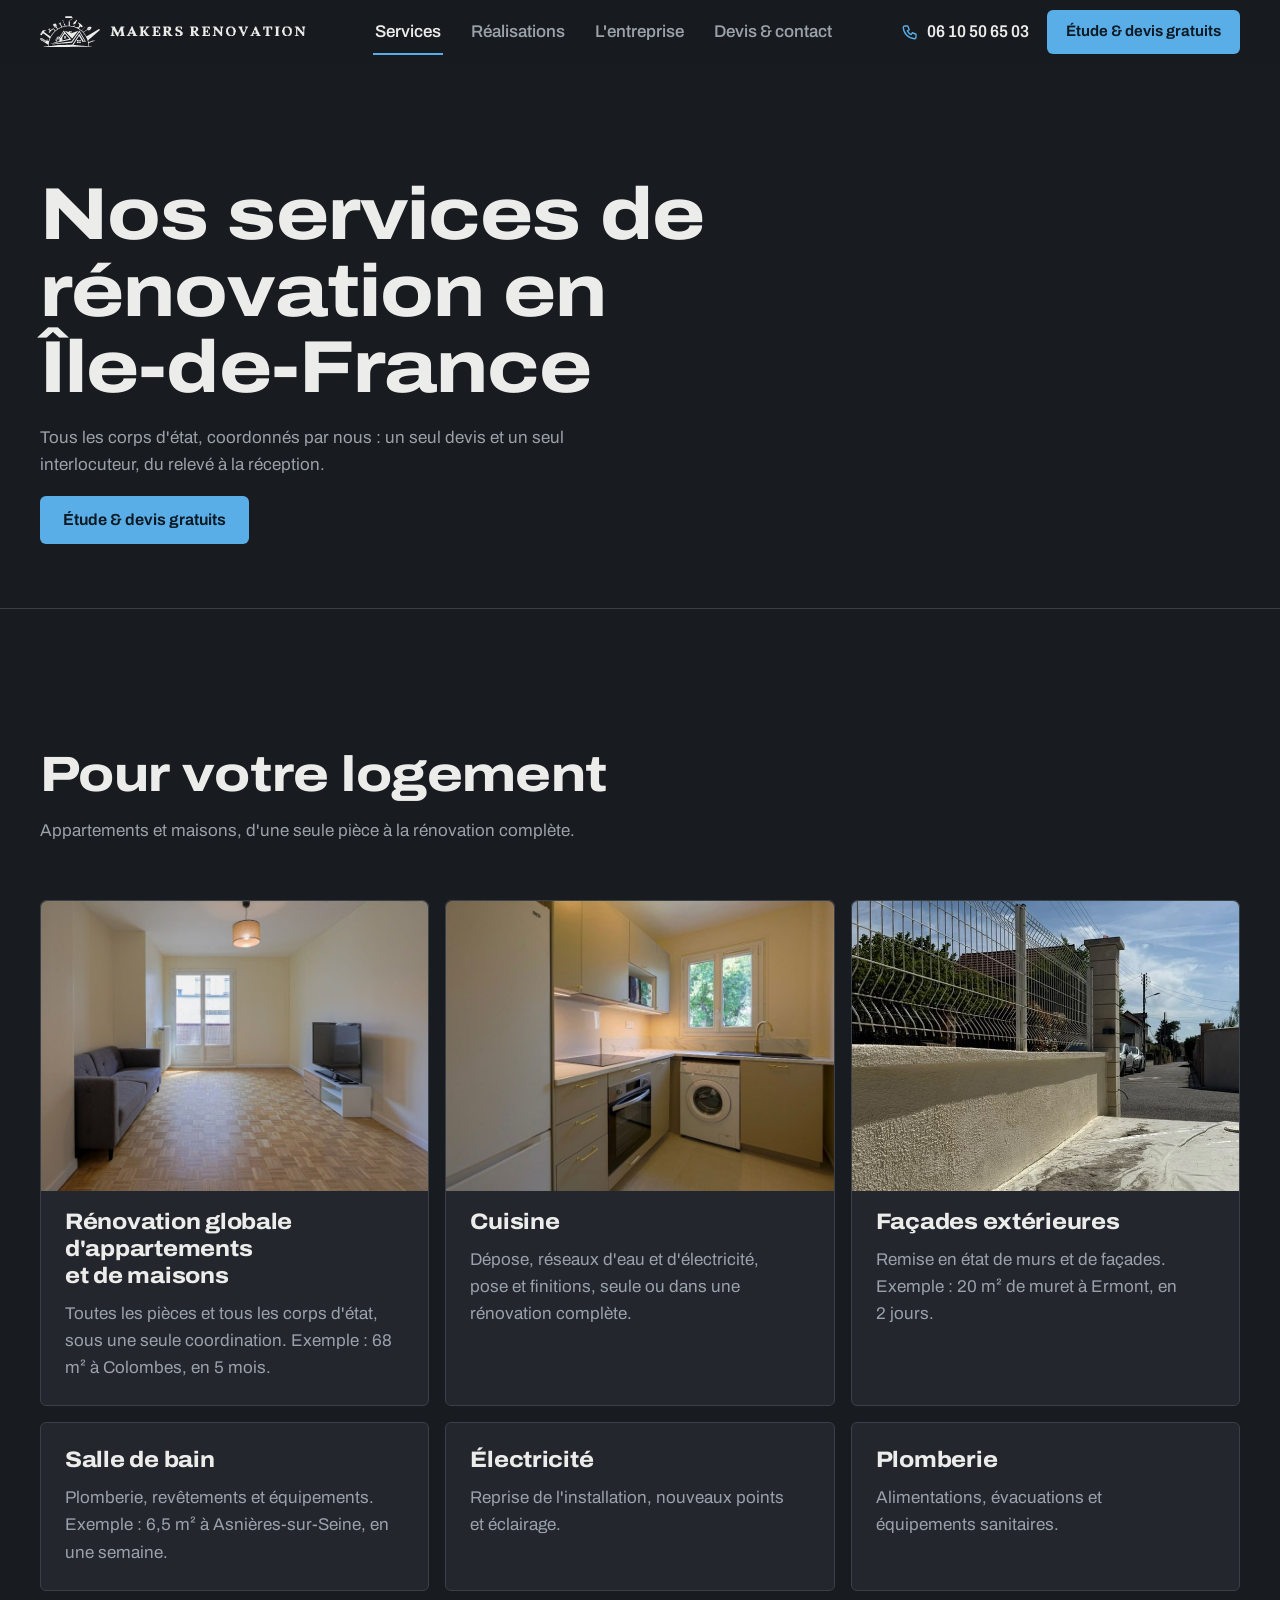
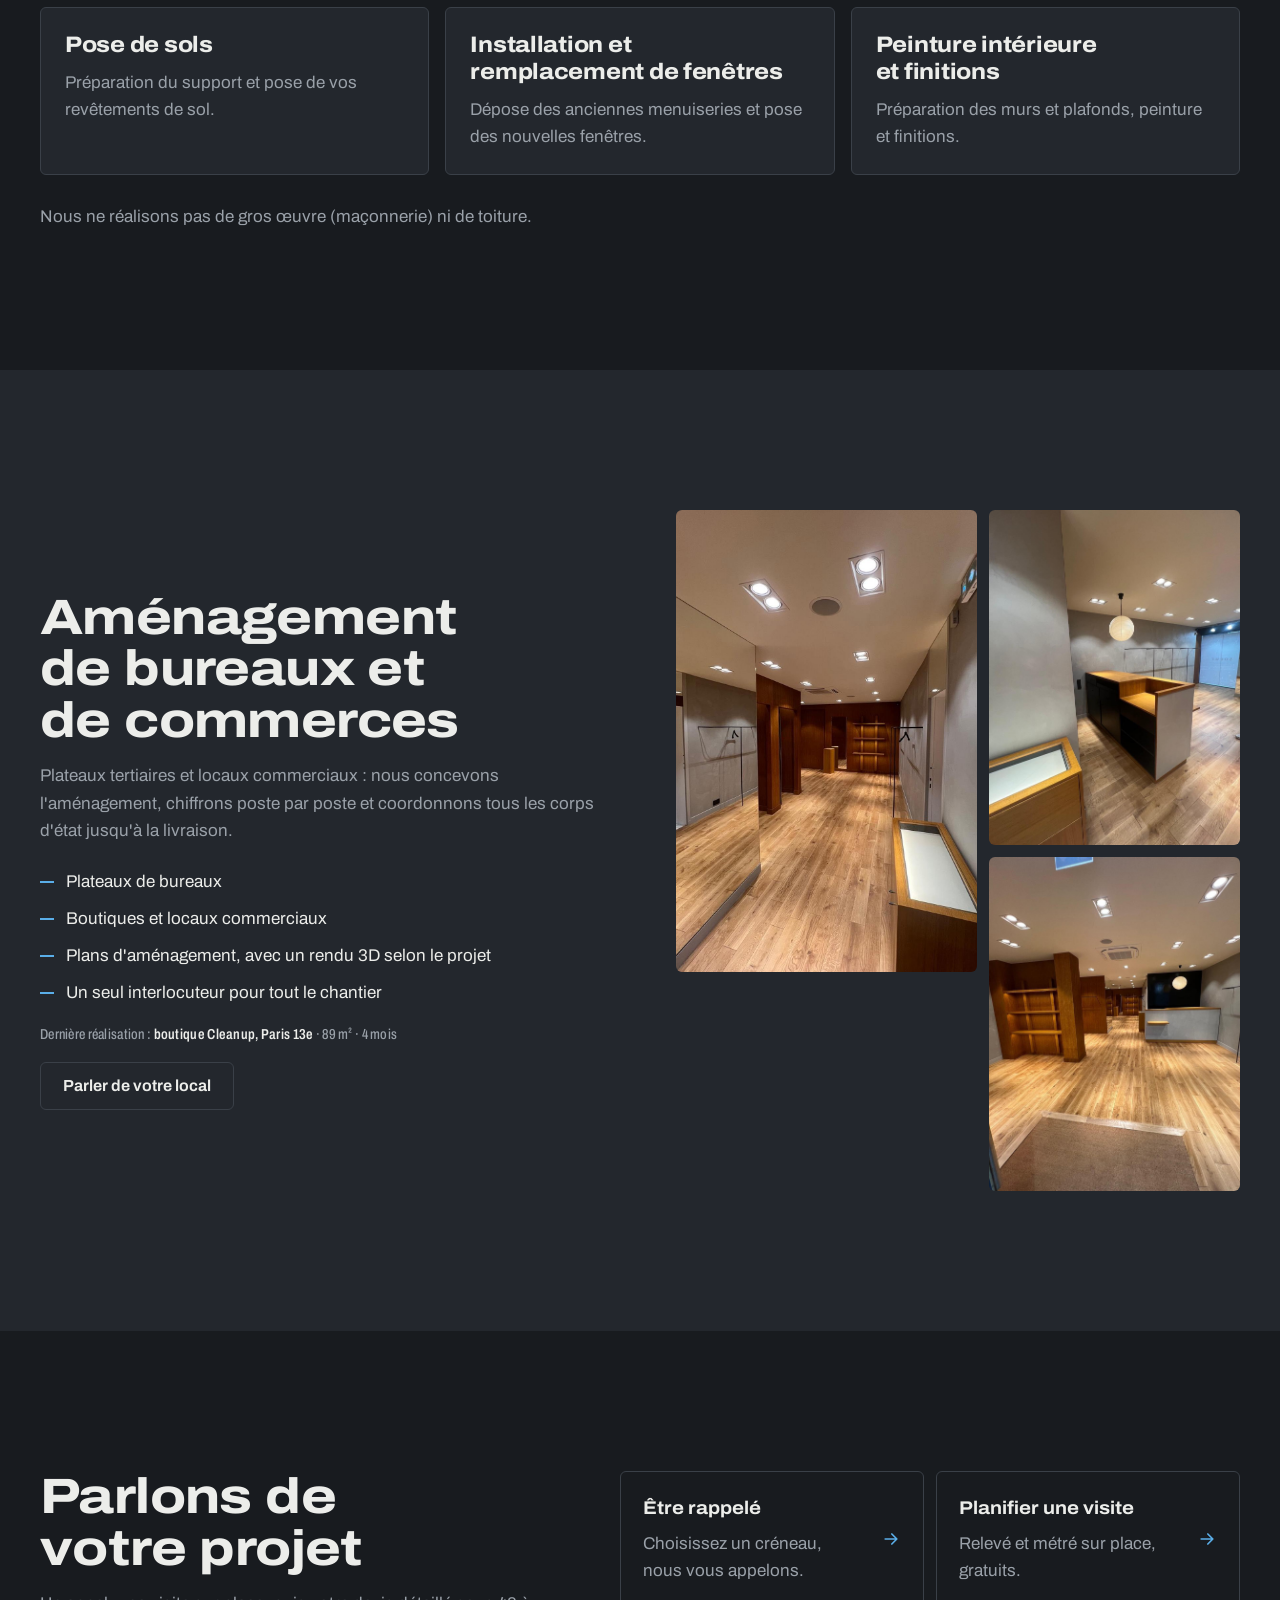
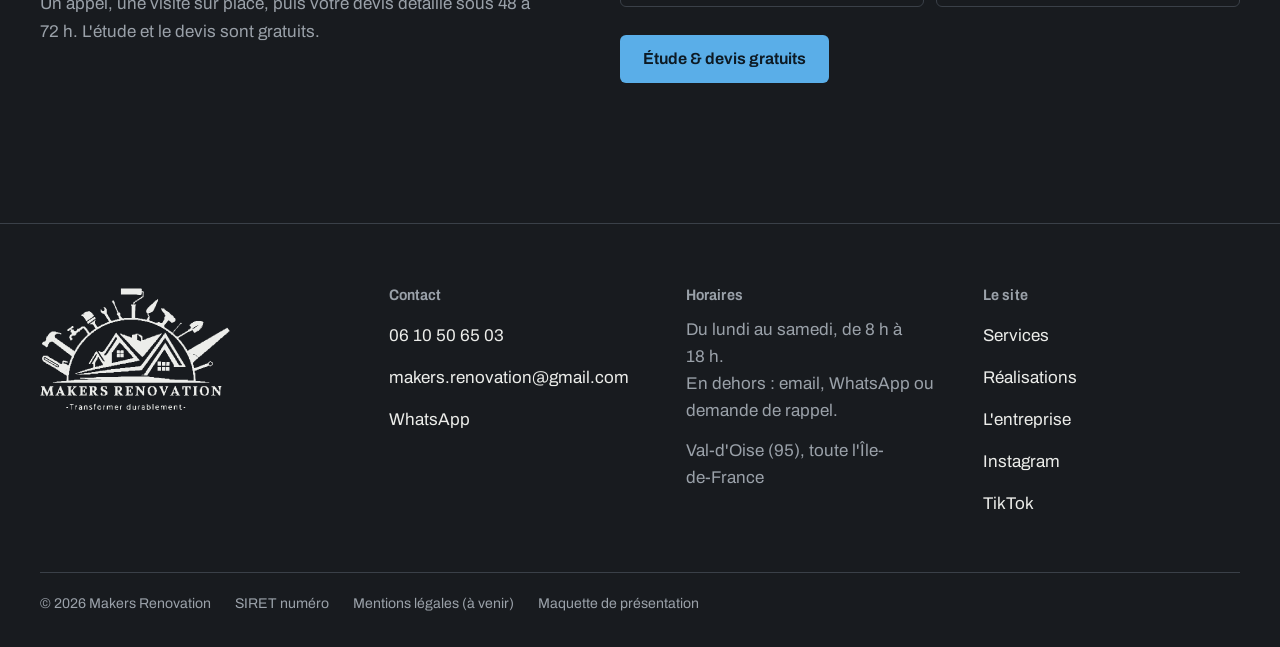
<file: services.html>
<!doctype html>
<html lang="fr">
<head>
<meta charset="utf-8">
<meta name="viewport" content="width=device-width, initial-scale=1, viewport-fit=cover">
  <meta name="robots" content="noindex, nofollow">
<title>Services | Makers Renovation, rénovation tout corps d'état en Île-de-France</title>
<meta name="description" content="Rénovation d'appartements et de maisons, cuisine, salle de bain, électricité, plomberie, sols, fenêtres, peinture, façades, bureaux et commerces. Un seul interlocuteur, étude et devis gratuits.">
<meta name="theme-color" content="#181B1F">
<meta property="og:type" content="website">
<meta property="og:locale" content="fr_FR">
<meta property="og:title" content="Services | Makers Renovation, rénovation tout corps d'état en Île-de-France">
<meta property="og:description" content="Rénovation d'appartements et de maisons, cuisine, salle de bain, électricité, plomberie, sols, fenêtres, peinture, façades, bureaux et commerces. Un seul interlocuteur, étude et devis gratuits.">
<meta property="og:image" content="img/colombes-sejour-apres.jpg">
<link rel="icon" href="img/logo-embleme.svg" type="image/svg+xml">
<link rel="preconnect" href="https://fonts.googleapis.com">
<link rel="preconnect" href="https://fonts.gstatic.com" crossorigin>
<link href="https://fonts.googleapis.com/css2?family=Archivo:wdth,wght@62..125,100..900&display=swap" rel="stylesheet">
<link rel="stylesheet" href="css/style.css">
<script>document.documentElement.classList.add("js");</script>
</head>
<body>
<a class="skip" href="#contenu">Aller au contenu</a>

<header class="header">
  <div class="wrap">
    <a class="brand" href="index.html" aria-label="Makers Renovation, accueil">
      <img class="brand__mark" src="img/logo-embleme.svg" alt="" width="52" height="26">
      <img class="brand__name" src="img/logo-nom.svg" alt="" width="168" height="10">
    </a>
    <nav class="nav" aria-label="Navigation principale">
      <a href="services.html" aria-current="page">Services</a>
      <a href="realisations.html">Réalisations</a>
      <a href="entreprise.html">L'entreprise</a>
      <a href="devis.html">Devis &amp; contact</a>
    </nav>
    <div class="header__actions">
      <a class="header__tel" href="tel:+33610506503" aria-label="Appeler le 06 10 50 65 03"><svg viewBox="0 0 24 24" fill="none" stroke="currentColor" stroke-width="1.8" stroke-linecap="round" stroke-linejoin="round" aria-hidden="true"><path d="M5 4h4l2 5-2.5 1.5a11 11 0 0 0 5 5L15 13l5 2v4a2 2 0 0 1-2 2A16 16 0 0 1 3 6a2 2 0 0 1 2-2"/></svg><span>06 10 50 65 03</span></a>
      <a class="btn btn--primary" href="devis.html#formulaire">Étude &amp; devis gratuits</a>
    </div>
    <button class="menu-toggle" type="button" aria-expanded="false" aria-controls="menu-mobile" aria-label="Ouvrir le menu"><span></span></button>
  </div>
</header>
<nav class="mobile-menu" id="menu-mobile" aria-label="Menu mobile">
  <a href="index.html">Accueil</a>
  <a href="services.html" aria-current="page">Services</a>
  <a href="realisations.html">Réalisations</a>
  <a href="entreprise.html">L'entreprise</a>
  <a href="devis.html">Devis &amp; contact</a>
  <p class="mobile-menu__meta">Joignables du lundi au samedi, de 8 h à 18 h.</p>
</nav>

<main id="contenu">
  <section class="page-head" aria-labelledby="page-title">
    <div class="wrap">
      <h1 id="page-title">Nos services de rénovation en Île-de-France</h1>
      <p>Tous les corps d'état, coordonnés par nous&nbsp;: un seul devis et un seul interlocuteur, du relevé à la réception.</p>
      <div class="btn-row"><a class="btn btn--primary" href="devis.html#formulaire">Étude &amp; devis gratuits</a></div>
    </div>
  </section>

  <section class="section" id="particuliers" aria-labelledby="part-title">
    <div class="wrap">
      <div class="section-head">
        <h2 id="part-title">Pour votre logement</h2>
        <p>Appartements et maisons, d'une seule pièce à la rénovation complète.</p>
      </div>
      <div class="cards cards--3 featured">
        <a class="card" href="realisations.html#colombes">
          <div class="photo card__photo"><img src="img/colombes-sejour-apres.jpg" width="1080" height="637" alt="Séjour rénové de l'appartement de Colombes" loading="lazy"></div>
          <h3>Rénovation globale d'appartements et de maisons</h3>
          <p>Toutes les pièces et tous les corps d'état, sous une seule coordination. Exemple&nbsp;: 68 m² à Colombes, en 5 mois.</p>
        </a>
        <a class="card" href="realisations.html#colombes">
          <div class="photo card__photo"><img src="img/colombes-cuisine-apres.jpg" width="1052" height="636" alt="Cuisine rénovée de l'appartement de Colombes" loading="lazy"></div>
          <h3>Cuisine</h3>
          <p>Dépose, réseaux d'eau et d'électricité, pose et finitions, seule ou dans une rénovation complète.</p>
        </a>
        <a class="card" href="realisations.html#ermont">
          <div class="photo card__photo"><img src="img/ermont-muret-1.jpg" width="768" height="1024" alt="Muret extérieur rénové à Ermont" loading="lazy"></div>
          <h3>Façades extérieures</h3>
          <p>Remise en état de murs et de façades. Exemple&nbsp;: 20 m² de muret à Ermont, en 2 jours.</p>
        </a>
      </div>
      <div class="cards cards--3">
        <a class="card" href="realisations.html#asnieres"><h3>Salle de bain</h3><p>Plomberie, revêtements et équipements. Exemple&nbsp;: 6,5 m² à Asnières-sur-Seine, en une semaine.</p></a>
        <div class="card"><h3>Électricité</h3><p>Reprise de l'installation, nouveaux points et éclairage.</p></div>
        <div class="card"><h3>Plomberie</h3><p>Alimentations, évacuations et équipements sanitaires.</p></div>
        <div class="card"><h3>Pose de sols</h3><p>Préparation du support et pose de vos revêtements de sol.</p></div>
        <div class="card"><h3>Installation et remplacement de fenêtres</h3><p>Dépose des anciennes menuiseries et pose des nouvelles fenêtres.</p></div>
        <div class="card"><h3>Peinture intérieure et finitions</h3><p>Préparation des murs et plafonds, peinture et finitions.</p></div>
      </div>
      <p class="note muted">Nous ne réalisons pas de gros œuvre (maçonnerie) ni de toiture.</p>
    </div>
  </section>

  <section class="section section--surface" id="professionnels" aria-labelledby="pro-title">
    <div class="wrap split">
      <div class="section-head" style="margin-bottom:0">
        <h2 id="pro-title">Aménagement de bureaux et de commerces</h2>
        <p>Plateaux tertiaires et locaux commerciaux&nbsp;: nous concevons l'aménagement, chiffrons poste par poste et coordonnons tous les corps d'état jusqu'à la livraison.</p>
        <ul class="pro-list">
          <li>Plateaux de bureaux</li>
          <li>Boutiques et locaux commerciaux</li>
          <li>Plans d'aménagement, avec un rendu 3D selon le projet</li>
          <li>Un seul interlocuteur pour tout le chantier</li>
        </ul>
        <p class="cote">Dernière réalisation&nbsp;: <strong>boutique Cleanup, Paris 13e</strong> · 89 m² · 4 mois</p>
        <div class="btn-row"><a class="btn btn--ghost" href="devis.html?type=pro">Parler de votre local</a></div>
      </div>
      <div class="pro-photos">
        <a class="photo" href="realisations.html#cleanup"><img src="img/cleanup-paris13-3.jpg" width="1050" height="1400" alt="Boutique Cleanup : allée centrale et miroirs" loading="lazy"></a>
        <a class="photo" href="realisations.html#cleanup"><img src="img/cleanup-paris13-2.jpg" width="1050" height="1400" alt="Boutique Cleanup : comptoir en bois et suspension" loading="lazy"></a>
        <a class="photo" href="realisations.html#cleanup"><img src="img/cleanup-paris13-1.jpg" width="1050" height="1400" alt="Boutique Cleanup : comptoir, parquet et éclairage encastré" loading="lazy"></a>
      </div>
    </div>
  </section>

<!-- Appel final -->
  <section class="section" id="contact" aria-labelledby="cta-title">
    <div class="wrap cta-final">
      <div class="section-head" style="margin-bottom:0">
        <h2 id="cta-title">Parlons de votre projet</h2>
        <p>Un appel, une visite sur place, puis votre devis détaillé sous 48 à 72 h. L'étude et le devis sont gratuits.</p>
      </div>
      <div class="choices">
        <a class="choice" href="devis.html#rendez-vous"><strong>Être rappelé</strong><span>Choisissez un créneau, nous vous appelons.</span></a>
        <a class="choice" href="devis.html#visite"><strong>Planifier une visite</strong><span>Relevé et métré sur place, gratuits.</span></a>
      </div>
      <div class="btn-row"><a class="btn btn--primary" href="devis.html#formulaire">Étude &amp; devis gratuits</a></div>
    </div>
  </section>

</main>

<footer class="footer">
  <div class="wrap">
    <div class="footer__grid">
      <div><img class="footer__logo" src="img/logo.svg" alt="Makers Renovation, Transformer durablement" width="190" height="122" loading="lazy"></div>
      <div>
        <h2>Contact</h2>
        <ul>
          <li><a href="tel:+33610506503">06 10 50 65 03</a></li>
          <li><a href="mailto:makers.renovation@gmail.com">makers.renovation@gmail.com</a></li>
          <li><a href="https://wa.me/33610506503">WhatsApp</a></li>
        </ul>
      </div>
      <div>
        <h2>Horaires</h2>
        <p class="muted">Du lundi au samedi, de 8 h à 18 h.<br>En dehors&nbsp;: email, WhatsApp ou demande de rappel.</p>
        <p class="muted" style="margin-top:12px">Val-d'Oise (95), toute l'Île-de-France</p>
      </div>
      <div>
        <h2>Le site</h2>
        <ul>
          <li><a href="services.html">Services</a></li>
          <li><a href="realisations.html">Réalisations</a></li>
          <li><a href="entreprise.html">L'entreprise</a></li>
          <li><a href="https://www.instagram.com/makers.renov">Instagram</a></li>
          <li><a href="https://www.tiktok.com/@makersrenov">TikTok</a></li>
        </ul>
      </div>
    </div>
    <div class="footer__legal">
      <span>© 2026 Makers Renovation</span><span>SIRET numéro</span><span>Mentions légales (à venir)</span><span>Maquette de présentation</span>
    </div>
  </div>
</footer>

<nav class="action-bar" aria-label="Contact rapide">
  <a href="tel:+33610506503"><svg viewBox="0 0 24 24" fill="none" stroke="currentColor" stroke-width="1.8" stroke-linecap="round" stroke-linejoin="round" aria-hidden="true"><path d="M5 4h4l2 5-2.5 1.5a11 11 0 0 0 5 5L15 13l5 2v4a2 2 0 0 1-2 2A16 16 0 0 1 3 6a2 2 0 0 1 2-2"/></svg>Appeler</a>
  <a href="https://wa.me/33610506503"><svg viewBox="0 0 24 24" fill="none" stroke="currentColor" stroke-width="1.8" stroke-linecap="round" stroke-linejoin="round" aria-hidden="true"><path d="M3 21l1.65-3.8a9 9 0 1 1 3.4 2.9L3 21"/><path d="M9 10a.5.5 0 0 0 1 0V9a.5.5 0 0 0-1 0v1a5 5 0 0 0 5 5h1a.5.5 0 0 0 0-1h-1a.5.5 0 0 0 0 1"/></svg>WhatsApp</a>
  <a class="is-primary" href="devis.html#formulaire">Étude &amp; devis gratuits</a>
</nav>

<script src="js/main.js" defer></script>
</body>
</html>
</file>
<file: css/style.css>
/* Makers Renovation : maquette
   Direction : « le plan devient chantier ». Graphite, bleu cotation, Archivo. Mobile d'abord. */

:root {
  --bg: #181B1F;
  --surface: #23272D;
  --surface-2: #2B3037;
  --line: #3A4048;
  --muted: #9AA1A9;
  --ink: #ECEDEA;
  --accent: #5AAEE8;
  --accent-ink: #0D1A24;

  --font: "Archivo", system-ui, -apple-system, "Segoe UI", sans-serif;
  --ease-out: cubic-bezier(0.23, 1, 0.32, 1);
  --ease-in-out: cubic-bezier(0.77, 0, 0.175, 1);

  --gutter: 20px;
  --wrap: 1200px;
  --header-h: 64px;
  --bar-h: 64px;
  --radius: 6px;
  --section-y: clamp(72px, 11vw, 140px);
  color-scheme: dark;
}

*, *::before, *::after { box-sizing: border-box; }
html { -webkit-text-size-adjust: 100%; scroll-padding-top: calc(var(--header-h) + 16px); scroll-padding-bottom: calc(var(--bar-h) + 16px); }
@media (min-width: 960px) { html { scroll-padding-bottom: 0; } }
@media (prefers-reduced-motion: no-preference) { html { scroll-behavior: smooth; } }

body {
  margin: 0;
  background: var(--bg);
  color: var(--ink);
  font-family: var(--font);
  font-size: 1.0625rem;
  line-height: 1.6;
  font-stretch: 100%;
  -webkit-font-smoothing: antialiased;
  padding-bottom: calc(var(--bar-h) + env(safe-area-inset-bottom));
  -webkit-tap-highlight-color: transparent;
}
@media (min-width: 960px) { body { padding-bottom: 0; } }

img, svg { display: block; max-width: 100%; }
img { height: auto; }
a { color: inherit; }
button, input, select, textarea { font: inherit; color: inherit; }

/* ---------- Typographie ---------- */
h1, h2, h3 { margin: 0; font-weight: 760; font-stretch: 118%; line-height: 1.04; letter-spacing: -0.012em; text-wrap: balance; }
h1 { font-size: clamp(2.15rem, 8.4vw, 4.6rem); }
h2 { font-size: clamp(1.75rem, 5.6vw, 3.1rem); }
h3 { font-size: clamp(1.15rem, 3.4vw, 1.4rem); font-stretch: 110%; line-height: 1.2; }
p { margin: 0; text-wrap: pretty; }
.lead { font-size: clamp(1.08rem, 2.6vw, 1.3rem); color: var(--ink); max-width: 38ch; }
.muted { color: var(--muted); }
/* annotations type « cote de plan » : lieu, surface, durée */
.cote { font-stretch: 75%; font-size: 0.9rem; letter-spacing: 0.02em; color: var(--muted); font-weight: 500; }
.cote strong { color: var(--ink); font-weight: 600; }

/* ---------- Mise en page ---------- */
.wrap { width: 100%; max-width: calc(var(--wrap) + 2 * var(--gutter)); margin-inline: auto; padding-inline: var(--gutter); }
@media (min-width: 720px) { :root { --gutter: 40px; } }
.section { padding-block: var(--section-y); position: relative; }
.section--surface { background: var(--surface); }
.section-head { display: grid; gap: 16px; margin-bottom: clamp(32px, 6vw, 56px); max-width: 760px; }
.section-head p { color: var(--muted); max-width: 56ch; }
.split { display: grid; gap: clamp(32px, 6vw, 72px); align-items: center; }
@media (min-width: 960px) { .split { grid-template-columns: 1fr 1fr; } .split--wide-left { grid-template-columns: 1.15fr 0.85fr; } }

.skip { position: absolute; left: 12px; top: -60px; z-index: 100; background: var(--accent); color: var(--accent-ink); padding: 10px 16px; border-radius: var(--radius); font-weight: 600; text-decoration: none; }
.skip:focus { top: 12px; }
:focus-visible { outline: 2px solid var(--accent); outline-offset: 3px; border-radius: 2px; }

/* ---------- Boutons ---------- */
.btn {
  display: inline-flex; align-items: center; justify-content: center; gap: 10px;
  min-height: 48px; padding: 12px 22px; border-radius: var(--radius);
  font-weight: 650; font-size: 1rem; line-height: 1.2; text-decoration: none; text-align: center;
  border: 1px solid transparent; cursor: pointer;
  transition: transform 160ms var(--ease-out), background-color 200ms var(--ease-out), border-color 200ms var(--ease-out), color 200ms var(--ease-out);
}
.btn:active { transform: scale(0.97); }
.btn svg { width: 18px; height: 18px; flex: none; }
.btn--primary { background: var(--accent); color: var(--accent-ink); }
.btn--ghost { border-color: var(--line); color: var(--ink); background: transparent; }
@media (hover: hover) and (pointer: fine) {
  .btn--primary:hover { background: #7BC0EE; }
  .btn--ghost:hover { border-color: var(--muted); background: rgba(236, 237, 234, 0.04); }
}
.btn-row { display: flex; flex-wrap: wrap; gap: 12px; }
@media (max-width: 519px) { .btn-row .btn { width: 100%; } }

.link {
  display: inline-flex; align-items: center; gap: 8px; min-height: 44px;
  font-weight: 600; text-decoration: none; color: var(--ink);
  background: linear-gradient(var(--accent), var(--accent)) left calc(100% - 8px) / 0% 1px no-repeat;
  transition: background-size 280ms var(--ease-out), color 200ms;
}
.link::after { content: ""; width: 14px; height: 1px; background: currentColor; display: none; }
@media (hover: hover) and (pointer: fine) { .link:hover { background-size: 100% 1px; color: #fff; } }
.link--accent { color: var(--accent); }

/* ---------- En-tête ---------- */
.header {
  position: sticky; top: 0; z-index: 50; height: var(--header-h);
  background: rgba(24, 27, 31, 0.86); backdrop-filter: blur(12px); -webkit-backdrop-filter: blur(12px);
  border-bottom: 1px solid transparent; transition: border-color 200ms;
}
.header.is-scrolled { border-bottom-color: var(--line); }
.header .wrap { height: 100%; display: flex; align-items: center; justify-content: space-between; gap: 16px; }
.brand { display: flex; align-items: center; gap: 10px; text-decoration: none; min-height: 44px; }
.brand__mark { width: 52px; height: auto; }
.brand__name { width: 168px; height: auto; }
@media (min-width: 960px) { .brand__mark { width: 60px; } .brand__name { width: 196px; } }

.nav { display: none; }
.nav a { text-decoration: none; color: var(--muted); font-weight: 550; padding: 10px 2px; min-height: 44px; display: inline-flex; align-items: center; transition: color 200ms; }
.nav a[aria-current="page"] { color: var(--ink); box-shadow: inset 0 -2px 0 var(--accent); }
@media (hover: hover) and (pointer: fine) { .nav a:hover { color: var(--ink); } }
.header__actions { display: none; align-items: center; gap: 18px; }
.header__tel { text-decoration: none; font-weight: 600; display: inline-flex; align-items: center; gap: 8px; min-height: 44px; font-stretch: 90%; }
.header__tel svg { width: 18px; height: 18px; color: var(--accent); }
.header .btn { min-height: 44px; padding: 10px 18px; font-size: 0.95rem; }
@media (min-width: 960px) {
  .nav { display: flex; gap: 26px; }
  .header__actions { display: flex; }
}
@media (min-width: 960px) and (max-width: 1139px) { .header__tel span { display: none; } .nav { gap: 18px; } }

.menu-toggle {
  width: 48px; height: 48px; display: grid; place-items: center; background: none; border: 1px solid var(--line);
  border-radius: var(--radius); cursor: pointer; transition: transform 160ms var(--ease-out);
}
.menu-toggle:active { transform: scale(0.95); }
.menu-toggle span, .menu-toggle span::before, .menu-toggle span::after { display: block; width: 20px; height: 2px; background: var(--ink); position: relative; transition: transform 240ms var(--ease-out), opacity 160ms; }
.menu-toggle span::before, .menu-toggle span::after { content: ""; position: absolute; left: 0; }
.menu-toggle span::before { top: -6px; } .menu-toggle span::after { top: 6px; }
.menu-toggle[aria-expanded="true"] span { background: transparent; }
.menu-toggle[aria-expanded="true"] span::before { transform: translateY(6px) rotate(45deg); }
.menu-toggle[aria-expanded="true"] span::after { transform: translateY(-6px) rotate(-45deg); }

.mobile-menu {
  position: fixed; inset: var(--header-h) 0 0 0; z-index: 49; background: var(--bg);
  padding: 24px var(--gutter) calc(var(--bar-h) + 24px); display: flex; flex-direction: column; gap: 4px;
  opacity: 0; visibility: hidden; transform: translateY(-8px);
  transition: opacity 220ms var(--ease-out), transform 220ms var(--ease-out), visibility 0s 220ms;
}
.mobile-menu.is-open { opacity: 1; visibility: visible; transform: none; transition: opacity 220ms var(--ease-out), transform 220ms var(--ease-out); }
.mobile-menu a { text-decoration: none; font-size: 1.9rem; font-weight: 720; font-stretch: 115%; padding: 12px 0; border-bottom: 1px solid var(--line); }
.mobile-menu a[aria-current="page"] { color: var(--accent); }
.mobile-menu .mobile-menu__meta { margin-top: auto; color: var(--muted); font-size: 0.95rem; }
@media (min-width: 960px) { .mobile-menu { display: none; } }
body.menu-open { overflow: hidden; }
@media (min-width: 960px) { .header .menu-toggle { display: none; } }

/* ---------- Barre d'action mobile (toujours visible) ---------- */
.action-bar {
  position: fixed; left: 0; right: 0; bottom: 0; z-index: 60;
  display: grid; grid-template-columns: 1fr 1fr 1.7fr; gap: 8px;
  padding: 8px 10px calc(8px + env(safe-area-inset-bottom));
  background: rgba(24, 27, 31, 0.94); backdrop-filter: blur(12px); -webkit-backdrop-filter: blur(12px);
  border-top: 1px solid var(--line);
}
.action-bar a {
  min-height: 48px; display: flex; align-items: center; justify-content: center; gap: 6px;
  border-radius: var(--radius); text-decoration: none; font-weight: 650; font-size: 0.9rem; line-height: 1.1;
  border: 1px solid var(--line); transition: transform 160ms var(--ease-out);
}
.action-bar a:active { transform: scale(0.96); }
.action-bar svg { width: 18px; height: 18px; flex: none; }
.action-bar .is-primary { background: var(--accent); color: var(--accent-ink); border-color: var(--accent); font-stretch: 92%; }
@media (min-width: 960px) { .action-bar { display: none; } }

/* ---------- Hero accueil : le plan se dessine, puis devient chantier ---------- */
.hero { position: relative; padding-bottom: clamp(48px, 8vw, 96px); }
.hero__grid { display: grid; gap: 28px; }
.hero__visual {
  position: relative; aspect-ratio: 4 / 3; overflow: hidden; background: var(--surface);
  margin-inline: calc(-1 * var(--gutter));
  background-image:
    linear-gradient(rgba(154, 161, 169, 0.07) 1px, transparent 1px),
    linear-gradient(90deg, rgba(154, 161, 169, 0.07) 1px, transparent 1px);
  background-size: 24px 24px;
}
.hero__photo { position: absolute; inset: 0; width: 100%; height: 100%; object-fit: cover; clip-path: inset(0 100% 0 0); }
.hero__plan { position: absolute; inset: 7% 6%; width: 88%; height: 86%; color: var(--ink); }
.hero__plan .w { fill: none; stroke: currentColor; stroke-width: 5; stroke-linecap: square; }
.hero__plan .p { fill: none; stroke: currentColor; stroke-width: 2.5; }
.hero__plan .d { fill: none; stroke: var(--muted); stroke-width: 1.2; }
.hero__plan .c { fill: none; stroke: var(--accent); stroke-width: 1.2; }
.hero__plan text { font-family: var(--font); font-stretch: 75%; font-size: 17px; fill: var(--muted); letter-spacing: 0.04em; }
.hero__plan text.ct { fill: var(--accent); font-size: 17px; font-weight: 600; }
.hero__plan [pathLength] { stroke-dasharray: 1; stroke-dashoffset: 0; }
.hero__tag {
  position: absolute; left: var(--gutter); bottom: 14px; z-index: 2;
  background: rgba(24, 27, 31, 0.82); padding: 8px 12px; border-radius: 4px; opacity: 1;
}
.hero__text { display: grid; gap: 20px; align-content: center; }
.hero__kicker { color: var(--accent); }
.hero__proof { list-style: none; padding: 0; margin: 4px 0 0; display: grid; gap: 8px; }
.hero__proof li { display: flex; align-items: center; gap: 10px; color: var(--muted); font-size: 0.98rem; }
.hero__proof svg { width: 18px; height: 18px; color: var(--accent); flex: none; }
@media (min-width: 960px) {
  .hero { padding-bottom: 0; }
  .hero__grid { grid-template-columns: 1fr 1.05fr; gap: 56px; min-height: calc(100svh - var(--header-h)); align-items: stretch; }
  .hero__visual { aspect-ratio: auto; margin: 0 calc(-1 * var(--gutter)) 0 0; order: 2; min-height: 560px; }
  .hero__text { padding-block: 56px; }
  .hero__tag { left: 24px; bottom: 24px; }
}
@media (min-width: 1280px) { .hero__visual { margin-right: calc(-1 * (100vw - var(--wrap)) / 2); } }

/* séquence d'entrée (une seule fois) */
@media (prefers-reduced-motion: no-preference) {
  .js .hero__plan [pathLength] { stroke-dashoffset: 1; animation: draw 1.1s var(--ease-in-out) forwards; animation-delay: calc(var(--i, 0) * 70ms + 150ms); }
  .js .hero__plan text { opacity: 0; animation: fade 0.5s var(--ease-out) forwards 1.2s; }
  .js .hero__plan { animation: planOut 0.9s var(--ease-in-out) forwards 2.25s; }
  .js .hero__photo { animation: wipe 1.1s var(--ease-in-out) forwards 2.1s; }
  .js .hero__tag { opacity: 0; animation: fade 0.5s var(--ease-out) forwards 3.1s; }
  .js [data-enter] > * { opacity: 0; transform: translateY(14px); animation: enter 0.7s var(--ease-out) forwards; }
  .js [data-enter] > *:nth-child(1) { animation-delay: 0.1s; }
  .js [data-enter] > *:nth-child(2) { animation-delay: 0.18s; }
  .js [data-enter] > *:nth-child(3) { animation-delay: 0.26s; }
  .js [data-enter] > *:nth-child(4) { animation-delay: 0.34s; }
  .js [data-enter] > *:nth-child(5) { animation-delay: 0.42s; }
}
@media (prefers-reduced-motion: reduce) {
  .hero__photo { clip-path: none; }
  .hero__plan { opacity: 0; }
}
@keyframes draw { to { stroke-dashoffset: 0; } }
@keyframes fade { to { opacity: 1; } }
@keyframes planOut { to { opacity: 0; transform: scale(1.03); } }
@keyframes wipe { to { clip-path: inset(0 0 0 0); } }
@keyframes enter { to { opacity: 1; transform: none; } }
/* sans JS : état final directement */
html:not(.js) .hero__photo { clip-path: none; }
html:not(.js) .hero__plan { opacity: 0; }

/* ---------- En-tête des pages intérieures ---------- */
.page-head { padding-block: clamp(48px, 9vw, 112px) clamp(32px, 6vw, 64px); border-bottom: 1px solid var(--line); }
.page-head .wrap { display: grid; gap: 18px; }
.page-head h1 { max-width: 16ch; }
.page-head p { color: var(--muted); max-width: 56ch; }

/* ---------- Chiffres clés (cartouche) ---------- */
.facts { border-block: 1px solid var(--line); }
.facts__grid { display: grid; grid-template-columns: 1fr 1fr; }
.fact { padding: 24px 0 24px 0; display: grid; gap: 4px; border-bottom: 1px solid var(--line); }
.fact:nth-child(odd) { padding-right: 16px; border-right: 1px solid var(--line); }
.fact:nth-child(even) { padding-left: 20px; }
.fact:nth-last-child(-n+2) { border-bottom: 0; }
.fact__value { font-size: clamp(1.9rem, 6vw, 2.8rem); font-weight: 780; font-stretch: 120%; line-height: 1; }
.fact__value small { font-size: 0.5em; font-weight: 650; }
.fact__label { color: var(--muted); font-size: 0.95rem; line-height: 1.35; }
@media (min-width: 900px) {
  .facts__grid { grid-template-columns: repeat(4, 1fr); }
  .fact, .fact:nth-child(odd), .fact:nth-child(even) { padding: 32px 24px; border-bottom: 0; border-right: 1px solid var(--line); }
  .fact:first-child { padding-left: 0; }
  .fact:last-child { border-right: 0; }
}

/* ---------- Avant / après ---------- */
.rooms { display: flex; gap: 8px; overflow-x: auto; scrollbar-width: none; margin-bottom: 16px; padding-bottom: 2px; overscroll-behavior-x: contain; }
.rooms::-webkit-scrollbar { display: none; }
.rooms button {
  flex: none; min-height: 44px; padding: 8px 16px; border-radius: 999px; border: 1px solid var(--line);
  background: transparent; cursor: pointer; font-weight: 600; font-size: 0.95rem; color: var(--muted);
  transition: background-color 200ms var(--ease-out), color 200ms, border-color 200ms, transform 160ms var(--ease-out);
}
.rooms button:active { transform: scale(0.96); }
.rooms button[aria-pressed="true"] { background: var(--ink); color: var(--bg); border-color: var(--ink); }
@media (hover: hover) and (pointer: fine) { .rooms button:not([aria-pressed="true"]):hover { color: var(--ink); border-color: var(--muted); } }

.ba { --pos: 50%; position: relative; aspect-ratio: 1080 / 637; border-radius: var(--radius); overflow: hidden; background: var(--surface); user-select: none; touch-action: pan-y; }
.ba img { position: absolute; inset: 0; width: 100%; height: 100%; object-fit: cover; pointer-events: none; }
.ba__after { clip-path: inset(0 0 0 var(--pos)); }
.ba__line { position: absolute; top: 0; bottom: 0; left: var(--pos); width: 2px; margin-left: -1px; background: var(--ink); pointer-events: none; }
.ba__knob {
  position: absolute; top: 50%; left: var(--pos); width: 48px; height: 48px; margin: -24px 0 0 -24px; border-radius: 50%;
  background: var(--ink); color: var(--bg); display: grid; place-items: center; pointer-events: none;
  box-shadow: 0 6px 24px rgba(0, 0, 0, 0.35); transition: transform 160ms var(--ease-out);
}
.ba__knob svg { width: 22px; height: 22px; }
.ba.is-dragging .ba__knob { transform: scale(1.08); }
.ba__label { position: absolute; top: 12px; padding: 8px 12px; line-height: 1; border-radius: 4px; background: rgba(24, 27, 31, 0.8); font-size: 0.85rem; font-weight: 600; pointer-events: none; }
.ba__label--before { left: 12px; }
.ba__label--after { right: 12px; }
.ba input[type="range"] { position: absolute; inset: 0; width: 100%; height: 100%; margin: 0; opacity: 0; cursor: ew-resize; touch-action: pan-y; }
.ba input[type="range"]:focus-visible ~ .ba__knob { outline: 2px solid var(--accent); outline-offset: 3px; }
.ba.is-swapping img { transition: opacity 260ms var(--ease-out); opacity: 0.4; }
.ba-meta { margin-top: 14px; display: flex; flex-wrap: wrap; gap: 6px 18px; }

/* ---------- Méthode (frise) ---------- */
.steps { list-style: none; margin: 0; padding: 0; position: relative; display: grid; gap: 0; counter-reset: step; }
.steps::before, .steps::after { content: ""; position: absolute; left: 21px; top: 22px; bottom: 22px; width: 2px; background: var(--line); }
.steps::after { background: var(--accent); bottom: auto; height: calc((100% - 44px) * var(--fill, 0)); transition: height 120ms linear; }
.step { position: relative; display: grid; grid-template-columns: 44px 1fr; gap: 0 20px; padding-bottom: 32px; }
.step:last-child { padding-bottom: 0; }
.step__num {
  width: 44px; height: 44px; border-radius: 50%; display: grid; place-items: center; z-index: 1;
  background: var(--bg); border: 2px solid var(--line); font-stretch: 75%; font-weight: 700; font-size: 0.95rem; color: var(--muted);
  transition: border-color 300ms var(--ease-out), color 300ms, background-color 300ms;
}
.step.is-reached .step__num { border-color: var(--accent); color: var(--accent); }
.section--surface .step__num { background: var(--surface); }
.step__body { padding-top: 8px; display: grid; gap: 6px; }
.step__body p { color: var(--muted); }
.step__get { margin-top: 6px; padding: 12px 14px; border-left: 1px solid var(--accent); background: rgba(90, 174, 232, 0.06); color: var(--ink); font-size: 0.98rem; }
.step__get b { display: block; font-stretch: 75%; font-weight: 600; color: var(--accent); font-size: 0.85rem; letter-spacing: 0.02em; }
@media (prefers-reduced-motion: reduce) { .steps::after { height: calc(100% - 44px); } .step__num { border-color: var(--accent); color: var(--accent); } }

/* ---------- Services ---------- */
.service-groups { display: grid; gap: 1px; background: var(--line); border: 1px solid var(--line); border-radius: var(--radius); overflow: hidden; }
.service-group { background: var(--bg); padding: 24px; display: grid; gap: 12px; align-content: start; }
.service-group h3 { font-size: 1.05rem; color: var(--accent); font-stretch: 90%; font-weight: 650; letter-spacing: 0.01em; }
.service-group ul { list-style: none; margin: 0; padding: 0; display: grid; gap: 8px; }
.service-group li { font-size: 1.15rem; font-weight: 620; font-stretch: 108%; line-height: 1.3; }
@media (min-width: 720px) { .service-groups { grid-template-columns: 1fr 1fr; } }
@media (min-width: 1100px) { .service-groups { grid-template-columns: repeat(4, 1fr); } }

.cards { display: grid; gap: 16px; }
@media (min-width: 720px) { .cards { grid-template-columns: 1fr 1fr; } }
@media (min-width: 1100px) { .cards--3 { grid-template-columns: repeat(3, 1fr); } }
.card {
  background: var(--surface); border: 1px solid var(--line); border-radius: var(--radius); padding: 24px;
  display: grid; gap: 10px; align-content: start; position: relative;
}
.card p { color: var(--muted); }
.card__tag { justify-self: start; }
a.card { text-decoration: none; transition: transform 200ms var(--ease-out), border-color 200ms; }
@media (hover: hover) and (pointer: fine) { a.card:hover { transform: translateY(-2px); border-color: var(--muted); } }

/* ---------- Photos ---------- */
.photo { position: relative; overflow: hidden; border-radius: var(--radius); background: var(--surface); }
.photo img { width: 100%; height: 100%; object-fit: cover; transition: transform 600ms var(--ease-out); }
@media (hover: hover) and (pointer: fine) { a.photo:hover img, .photo--zoom:hover img { transform: scale(1.03); } }
.pro-photos { display: grid; grid-template-columns: 1.2fr 1fr; gap: 12px; }
.pro-photos .photo:first-child { grid-row: span 2; aspect-ratio: auto; }
.pro-photos .photo { aspect-ratio: 3 / 4; }
.pro-photos .photo:first-child { aspect-ratio: 3 / 4.6; }
.pro-list { list-style: none; padding: 0; margin: 8px 0 0; display: grid; gap: 10px; }
.pro-list li { display: flex; gap: 12px; align-items: baseline; }
.pro-list li::before { content: ""; width: 14px; height: 2px; background: var(--accent); flex: none; transform: translateY(-4px); }

/* ---------- Qui sommes-nous ---------- */
.about-visual { aspect-ratio: 4 / 5; }
@media (min-width: 960px) { .about-visual { aspect-ratio: 4 / 4.6; } }
.about-text { display: grid; gap: 20px; }
.about-text p { color: var(--muted); max-width: 52ch; }
.about-text .quote { color: var(--ink); font-size: 1.2rem; font-weight: 560; font-stretch: 105%; line-height: 1.4; border-left: 2px solid var(--accent); padding-left: 18px; }

/* ---------- Avis ---------- */
.reviews { display: grid; gap: 16px; }
@media (min-width: 900px) { .reviews { grid-template-columns: repeat(3, 1fr); } }
.review { margin: 0; background: var(--surface); border: 1px solid var(--line); border-radius: var(--radius); padding: 28px 24px; display: grid; gap: 20px; align-content: space-between; }
.review blockquote { margin: 0; font-size: 1.12rem; line-height: 1.5; font-weight: 500; }
.review blockquote::before { content: "«\00a0"; color: var(--accent); }
.review blockquote::after { content: "\00a0»"; color: var(--accent); }
.review figcaption { display: grid; gap: 2px; }
.review figcaption strong { font-weight: 680; font-stretch: 110%; }

/* ---------- Zone d'intervention ---------- */
.zone-map { width: 100%; max-width: 520px; margin-inline: auto; }
.zone-map .dep { fill: var(--surface); stroke: var(--line); stroke-width: 1.5; }
.zone-map .dep--home { fill: rgba(90, 174, 232, 0.16); stroke: var(--accent); }
.zone-map text { font-family: var(--font); font-stretch: 85%; font-weight: 700; font-size: 21px; fill: var(--ink); text-anchor: middle; }
.zone-map text.small { font-size: 15px; font-weight: 500; fill: var(--muted); }
.zone-map text.home { fill: var(--accent); }
.dep-list { list-style: none; padding: 0; margin: 20px 0 0; color: var(--muted); max-width: 46ch; }
.dep-list li { display: inline; }
.dep-list li:not(:last-child)::after { content: ", "; }
.dep-list li.is-home { color: var(--accent); font-weight: 650; }

/* ---------- FAQ ---------- */
.faq { border-top: 1px solid var(--line); max-width: 860px; }
.faq details { border-bottom: 1px solid var(--line); }
.faq summary {
  list-style: none; cursor: pointer; display: flex; justify-content: space-between; align-items: center; gap: 20px;
  padding: 22px 0; min-height: 64px; font-size: 1.12rem; font-weight: 640; font-stretch: 106%; line-height: 1.35;
}
.faq summary::-webkit-details-marker { display: none; }
.faq summary::after {
  content: ""; width: 14px; height: 14px; flex: none; margin-right: 4px;
  border-right: 2px solid var(--accent); border-bottom: 2px solid var(--accent);
  transform: translateY(-3px) rotate(45deg); transition: transform 240ms var(--ease-out);
}
.faq details[open] summary::after { transform: translateY(3px) rotate(-135deg); }
.faq .faq__a { padding: 0 0 24px; color: var(--muted); max-width: 64ch; }
.faq details::details-content { block-size: 0; overflow: hidden; transition: block-size 280ms var(--ease-out), content-visibility 280ms allow-discrete; }
.faq details[open]::details-content { block-size: auto; }
@supports (interpolate-size: allow-keywords) { .faq { interpolate-size: allow-keywords; } }

/* ---------- Appel final ---------- */
.cta-final { display: grid; gap: 28px; }
.cta-final h2 { max-width: 14ch; }
.choices { display: grid; gap: 12px; }
@media (min-width: 720px) { .choices { grid-template-columns: 1fr 1fr; } }
.choice { display: grid; gap: 6px; padding: 22px; border: 1px solid var(--line); border-radius: var(--radius); text-decoration: none; background: var(--bg); transition: transform 200ms var(--ease-out), border-color 200ms; }
.choice strong { font-size: 1.15rem; font-stretch: 110%; }
.choice span { color: var(--muted); }
@media (hover: hover) and (pointer: fine) { .choice:hover { transform: translateY(-2px); border-color: var(--accent); } }

/* ---------- Réalisations ---------- */
.filters { display: flex; gap: 8px; flex-wrap: wrap; margin-bottom: 32px; }
.projects { display: grid; gap: clamp(56px, 9vw, 104px); }
.project { display: grid; gap: 24px; scroll-margin-top: calc(var(--header-h) + 24px); }
.project[hidden] { display: none; }
.project__head { display: grid; gap: 10px; }
.cartouche { display: grid; grid-template-columns: repeat(2, minmax(0, 1fr)); border: 1px solid var(--line); border-radius: var(--radius); overflow: hidden; }
.cartouche div { padding: 10px 14px; border-right: 1px solid var(--line); border-bottom: 1px solid var(--line); display: grid; gap: 2px; }
.cartouche div:nth-child(2n) { border-right: 0; }
.cartouche div:nth-last-child(-n+2) { border-bottom: 0; }
.cartouche dt { font-stretch: 75%; font-size: 0.82rem; color: var(--muted); letter-spacing: 0.02em; }
.cartouche dd { margin: 0; font-weight: 640; }
@media (min-width: 720px) {
  .cartouche { grid-template-columns: repeat(4, minmax(0, 1fr)); }
  .cartouche div, .cartouche div:nth-child(2n) { border-right: 1px solid var(--line); border-bottom: 0; }
  .cartouche div:last-child { border-right: 0; }
}
.gallery { display: grid; grid-template-columns: 1fr 1fr; gap: 12px; }
.gallery .photo { aspect-ratio: 3 / 4; }
@media (min-width: 900px) { .gallery--4 { grid-template-columns: repeat(4, 1fr); } }
.plan-card { background: var(--surface); border: 1px solid var(--line); border-radius: var(--radius); padding: 24px; display: grid; place-items: center; }
.plan-card svg { width: 100%; max-width: 420px; }

/* ---------- Formulaire ---------- */
.form { display: grid; gap: 18px; }
.form-row { display: grid; gap: 18px; }
@media (min-width: 720px) { .form-row { grid-template-columns: 1fr 1fr; } }
.field { display: grid; gap: 8px; }
.field label, .field legend { font-weight: 600; font-size: 0.98rem; }
.field .opt { color: var(--muted); font-weight: 400; }
.field input, .field select, .field textarea {
  width: 100%; min-height: 50px; padding: 12px 14px; font-size: 1rem; /* 16px : pas de zoom iOS */
  background: var(--bg); border: 1px solid var(--line); border-radius: var(--radius); color: var(--ink);
}
.field textarea { min-height: 120px; resize: vertical; }
.field input:focus-visible, .field select:focus-visible, .field textarea:focus-visible, .field input:focus, .field select:focus, .field textarea:focus { border-color: var(--accent); outline: 2px solid var(--accent); outline-offset: 1px; }
.field input[type="file"] { padding: 10px; }
.field .error { color: #F2A07B; font-size: 0.9rem; display: none; }
.field.has-error input, .field.has-error select { border-color: #F2A07B; }
.field.has-error .error { display: block; }
.form-note { color: var(--muted); font-size: 0.92rem; }
.form-done { display: none; padding: 20px; border: 1px solid var(--accent); border-radius: var(--radius); background: rgba(90, 174, 232, 0.08); }
.form-done.is-visible { display: grid; gap: 6px; }

.next-steps { list-style: none; padding: 0; margin: 0; display: grid; gap: 16px; counter-reset: ns; }
.next-steps li { display: grid; grid-template-columns: 36px 1fr; gap: 14px; align-items: start; counter-increment: ns; }
.next-steps li::before { content: counter(ns); width: 36px; height: 36px; border-radius: 50%; border: 2px solid var(--accent); color: var(--accent); display: grid; place-items: center; font-weight: 700; font-stretch: 75%; }
.next-steps strong { display: block; }
.next-steps span { color: var(--muted); }

.rdv { display: grid; gap: 16px; }
.rdv__switch { display: grid; grid-template-columns: 1fr 1fr; gap: 8px; }
.rdv__switch button { min-height: 48px; border-radius: var(--radius); border: 1px solid var(--line); background: transparent; cursor: pointer; font-weight: 620; color: var(--muted); transition: background-color 200ms, color 200ms, transform 160ms var(--ease-out); }
.rdv__switch button:active { transform: scale(0.97); }
.rdv__switch button[aria-pressed="true"] { background: var(--ink); color: var(--bg); border-color: var(--ink); }
.rdv__slot {
  min-height: 220px; border: 1.5px dashed var(--line); border-radius: var(--radius); display: grid; place-items: center; text-align: center;
  padding: 24px; color: var(--muted);
  background-image: linear-gradient(rgba(154, 161, 169, 0.06) 1px, transparent 1px), linear-gradient(90deg, rgba(154, 161, 169, 0.06) 1px, transparent 1px);
  background-size: 20px 20px;
}
.rdv__slot strong { color: var(--ink); display: block; font-size: 1.1rem; margin-bottom: 6px; }

.contact-list { list-style: none; padding: 0; margin: 0; display: grid; gap: 4px; }
.contact-list a, .contact-list li > span { display: flex; align-items: center; gap: 12px; min-height: 48px; text-decoration: none; }
.contact-list svg { width: 20px; height: 20px; color: var(--accent); flex: none; }
@media (hover: hover) and (pointer: fine) { .contact-list a:hover { color: #fff; } }

/* ---------- Garanties ---------- */
.guarantees { display: grid; gap: 16px; }
@media (min-width: 720px) { .guarantees { grid-template-columns: 1fr 1fr; } }
.guarantee { padding: 28px 24px; border: 1px solid var(--line); border-radius: var(--radius); display: grid; gap: 10px; }
.guarantee__value { font-size: clamp(2.4rem, 8vw, 3.4rem); font-weight: 780; font-stretch: 120%; line-height: 1; color: var(--accent); }
.guarantee p { color: var(--muted); }

/* ---------- Pied de page ---------- */
.footer { border-top: 1px solid var(--line); padding-block: 64px 32px; background: var(--bg); }
.footer__grid { display: grid; gap: 40px; }
@media (min-width: 900px) { .footer__grid { grid-template-columns: 1.2fr 1fr 1fr 1fr; } }
.footer__logo { width: 190px; }
.footer h2 { font-size: 0.95rem; font-stretch: 90%; font-weight: 650; color: var(--muted); margin-bottom: 12px; letter-spacing: 0.01em; }
.footer ul { list-style: none; padding: 0; margin: 0; display: grid; gap: 2px; }
.footer ul a { text-decoration: none; display: inline-flex; min-height: 40px; align-items: center; color: var(--ink); }
@media (hover: hover) and (pointer: fine) { .footer ul a:hover { color: var(--accent); } }
.footer__legal { margin-top: 48px; padding-top: 20px; border-top: 1px solid var(--line); display: flex; flex-wrap: wrap; gap: 8px 24px; color: var(--muted); font-size: 0.88rem; }


/* ---------- Pages intérieures : compléments ---------- */
.card__photo { margin: -24px -24px 8px; aspect-ratio: 4 / 3; border-radius: var(--radius) var(--radius) 0 0; }
.card .link { justify-self: start; }
.featured { margin-bottom: 16px; }
.note { margin-top: 28px; }
.project .review { align-content: start; }
.project__body { display: grid; gap: 16px; }
@media (min-width: 960px) { .project__body--split { grid-template-columns: 1.3fr 1fr; align-items: start; } }
.form-card { background: var(--surface); border: 1px solid var(--line); border-radius: var(--radius); padding: clamp(20px, 4vw, 36px); }
.side { display: grid; gap: 40px; align-content: start; }
.side h2 { font-size: clamp(1.4rem, 4vw, 1.9rem); margin-bottom: 20px; }
@media (min-width: 960px) { .devis-grid { grid-template-columns: 0.85fr 1.15fr; align-items: start; } }
.anchor { position: relative; top: calc(-1 * var(--header-h)); }

/* les éléments de grille ne doivent pas s'élargir au contenu (rangées défilantes) */
.projects > *, .project > *, .project__body > *, .split > *, .hero__grid > * { min-width: 0; }

/* ---------- Corrections suite à l'audit ---------- */
::selection { background: var(--accent); color: var(--accent-ink); }
input, textarea { caret-color: var(--accent); }
.field input::placeholder, .field textarea::placeholder { color: var(--muted); opacity: 1; }
li { text-wrap: pretty; }
a { text-underline-offset: 3px; }
.sr-only { position: absolute !important; width: 1px; height: 1px; padding: 0; margin: -1px; overflow: hidden; clip: rect(0 0 0 0); white-space: nowrap; border: 0; }

/* hero mobile : la barre fixe porte les actions, on évite les boutons en double */
@media (max-width: 959px) { .hero .btn-row { display: none; } }

/* trait de cote au-dessus de l'étiquette du chantier */
.hero__tag::before {
  content: ""; position: absolute; left: 0; right: 0; top: -9px; height: 7px;
  border-inline: 1px solid var(--accent);
  background: linear-gradient(var(--accent), var(--accent)) center / 100% 1px no-repeat;
}

/* frise de la méthode : extrémités en trait de cote */
.steps { background:
  linear-gradient(var(--muted), var(--muted)) 14px 21px / 16px 1px no-repeat,
  linear-gradient(var(--muted), var(--muted)) 14px calc(100% - 22px) / 16px 1px no-repeat; }

/* rangée de pièces : fondu à droite tant qu'il reste des boutons cachés */
.rooms.has-more { -webkit-mask-image: linear-gradient(90deg, #000 82%, transparent); mask-image: linear-gradient(90deg, #000 82%, transparent); }

/* cartes de choix : une flèche signale le lien */
.choice { position: relative; padding-right: 60px; }
.choice::after {
  content: ""; position: absolute; right: 22px; top: 50%; width: 20px; height: 20px; margin-top: -10px; background: var(--accent);
  -webkit-mask: url("data:image/svg+xml,%3Csvg xmlns='http://www.w3.org/2000/svg' viewBox='0 0 24 24' fill='none' stroke='%23000' stroke-width='2' stroke-linecap='round' stroke-linejoin='round'%3E%3Cpath d='M5 12h14M13 6l6 6-6 6'/%3E%3C/svg%3E") center / contain no-repeat;
  mask: url("data:image/svg+xml,%3Csvg xmlns='http://www.w3.org/2000/svg' viewBox='0 0 24 24' fill='none' stroke='%23000' stroke-width='2' stroke-linecap='round' stroke-linejoin='round'%3E%3Cpath d='M5 12h14M13 6l6 6-6 6'/%3E%3C/svg%3E") center / contain no-repeat;
  transition: transform 200ms var(--ease-out);
}
@media (hover: hover) and (pointer: fine) { .choice:hover::after { transform: translateX(4px); } }

/* page devis : le formulaire passe en premier sur mobile */
@media (max-width: 959px) { .devis-grid .form-card { order: -1; } }
.form-card { scroll-margin-top: calc(var(--header-h) + 16px); }
.field__label { font-weight: 600; font-size: 0.98rem; }
.dropzone {
  display: flex; align-items: center; gap: 14px; min-height: 72px; padding: 14px 16px; cursor: pointer;
  border: 1.5px dashed var(--line); border-radius: var(--radius); background: var(--bg);
  transition: border-color 200ms var(--ease-out), background-color 200ms;
}
.dropzone svg { width: 28px; height: 28px; color: var(--accent); flex: none; }
.dropzone > span { display: grid; gap: 2px; }
.dropzone .muted { font-size: 0.92rem; }
@media (hover: hover) and (pointer: fine) { .dropzone:hover { border-color: var(--accent); } }
#photos:focus-visible + .dropzone { outline: 2px solid var(--accent); outline-offset: 2px; }

/* ordinateur : FAQ et appel final sur deux colonnes, pas de moitié droite vide */
@media (min-width: 960px) {
  .faq-layout { display: grid; grid-template-columns: 0.8fr 1.2fr; gap: 72px; align-items: start; }
  .faq-layout .section-head { margin-bottom: 0; }
  .cta-final { grid-template-columns: 0.9fr 1.1fr; column-gap: 72px; align-items: start; }
  .cta-final .section-head { grid-row: span 2; }
}
.field { position: relative; }
.field > .sr-only { top: 0; left: 0; }
</file>
